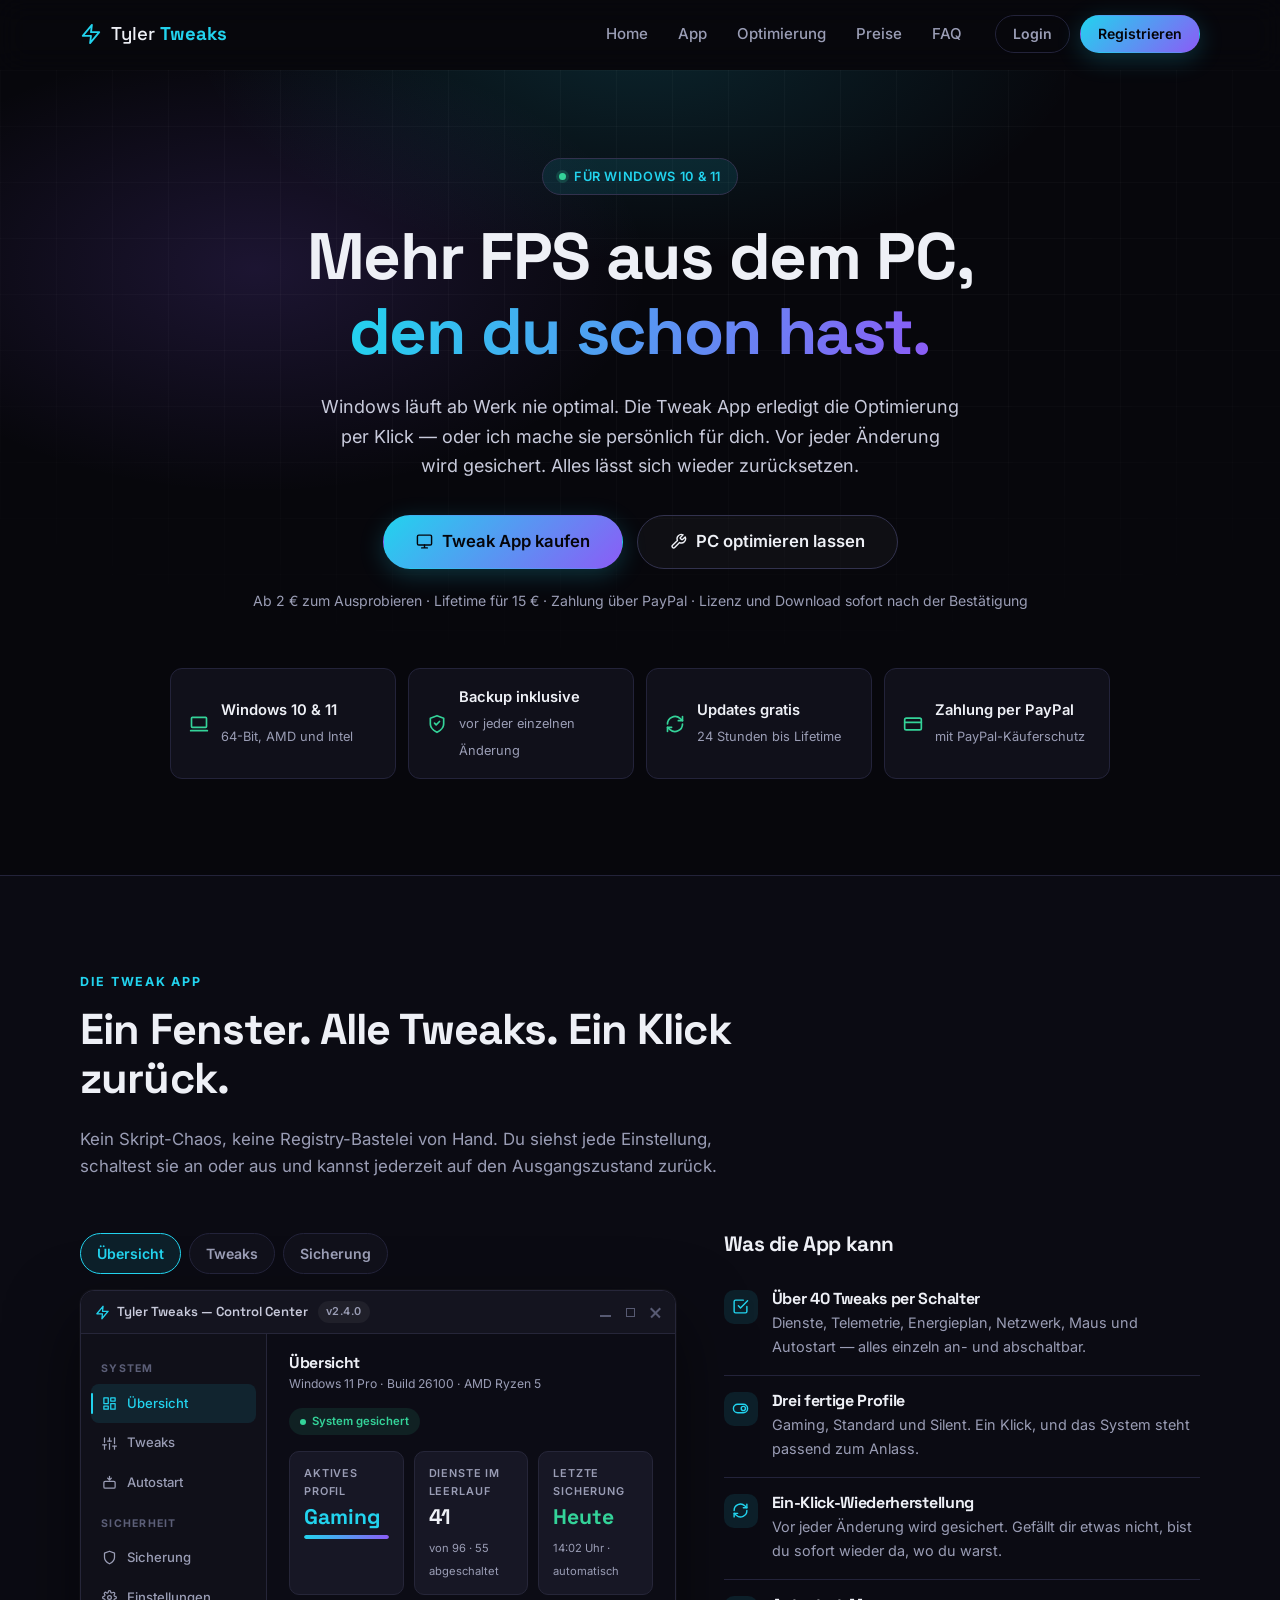
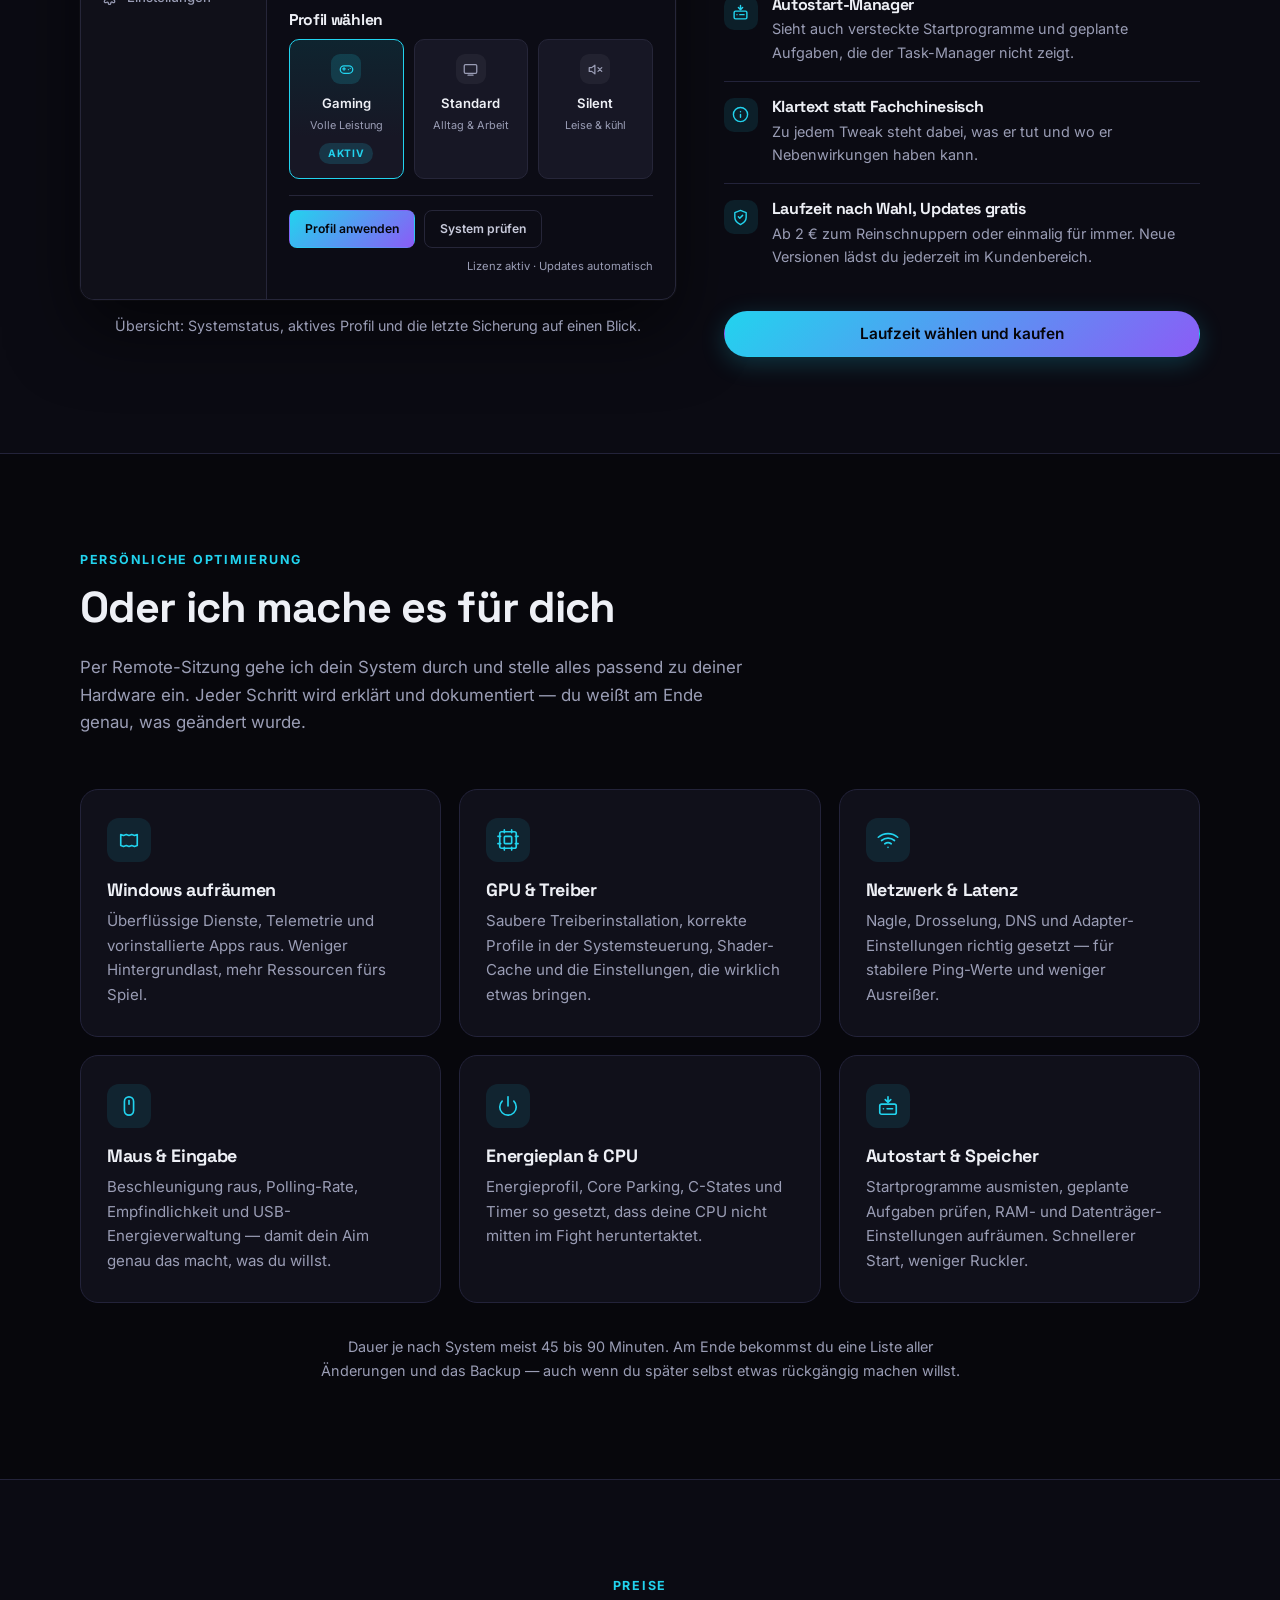
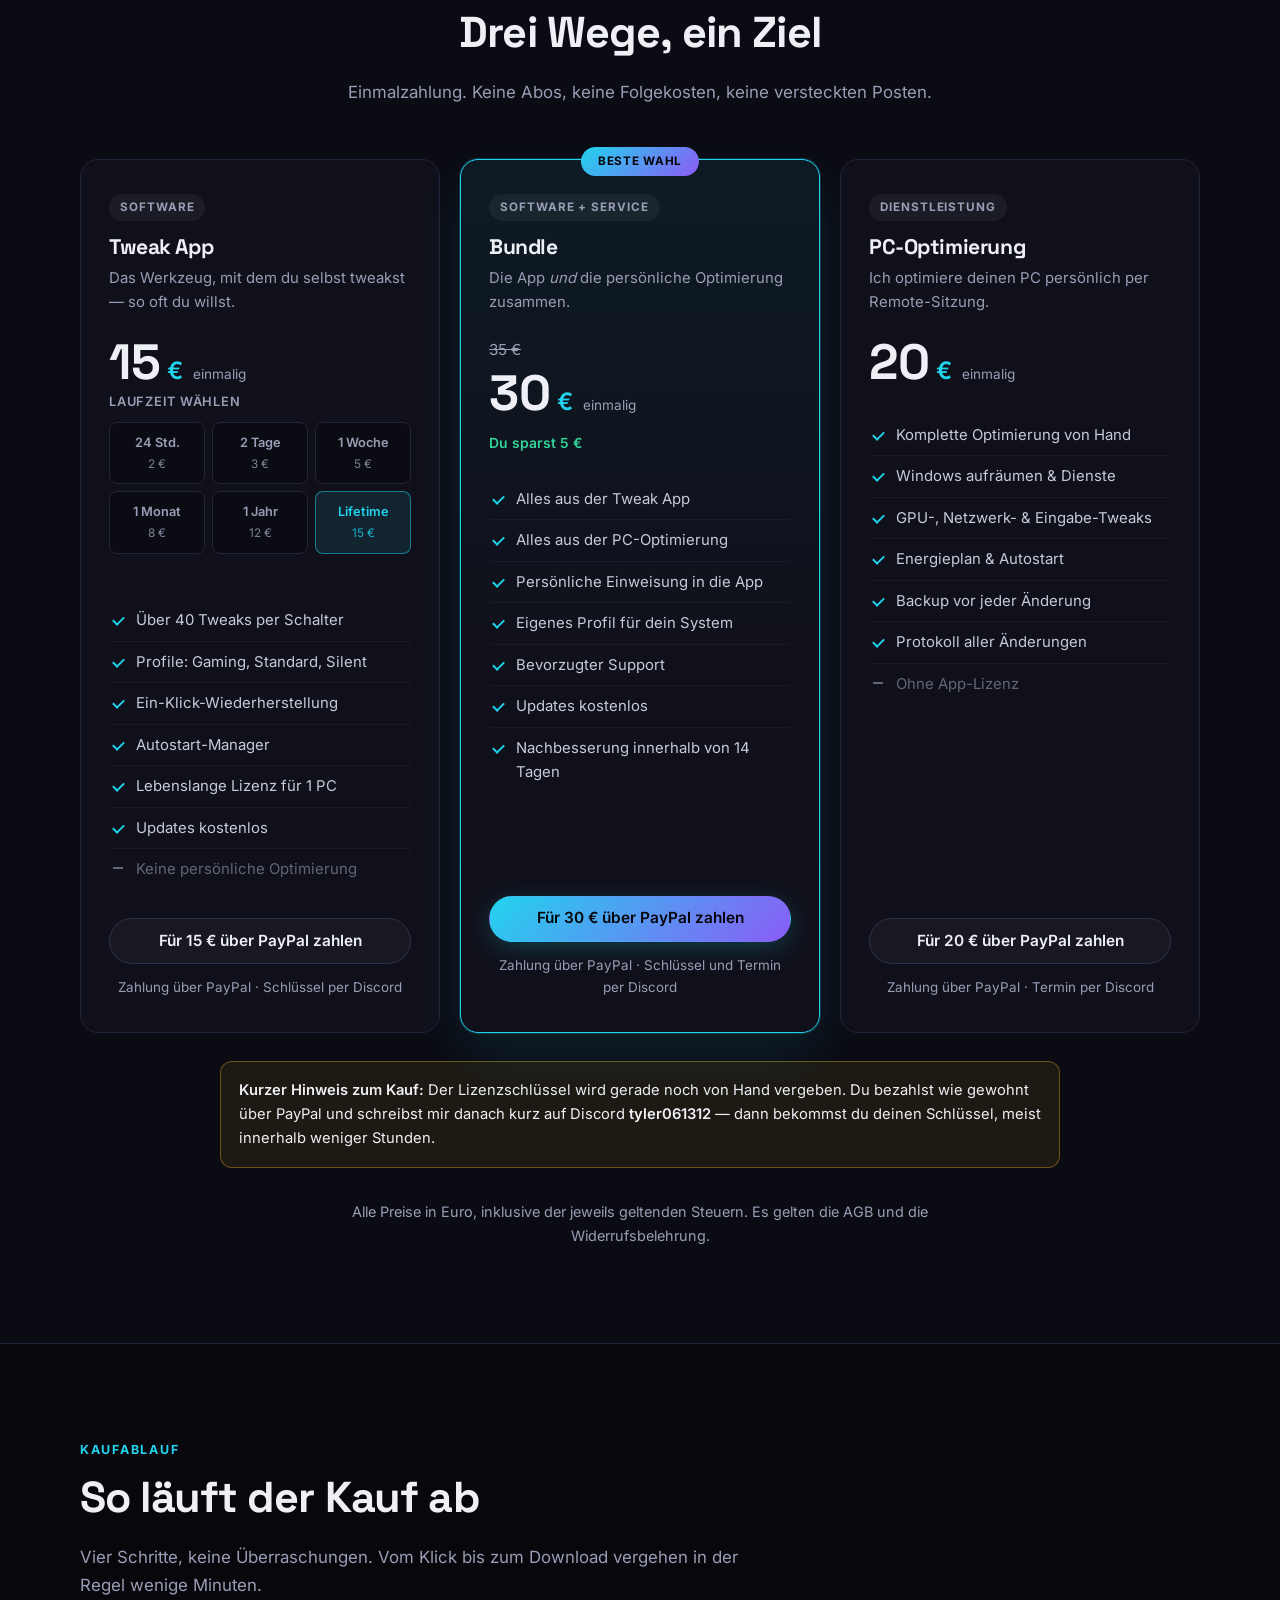
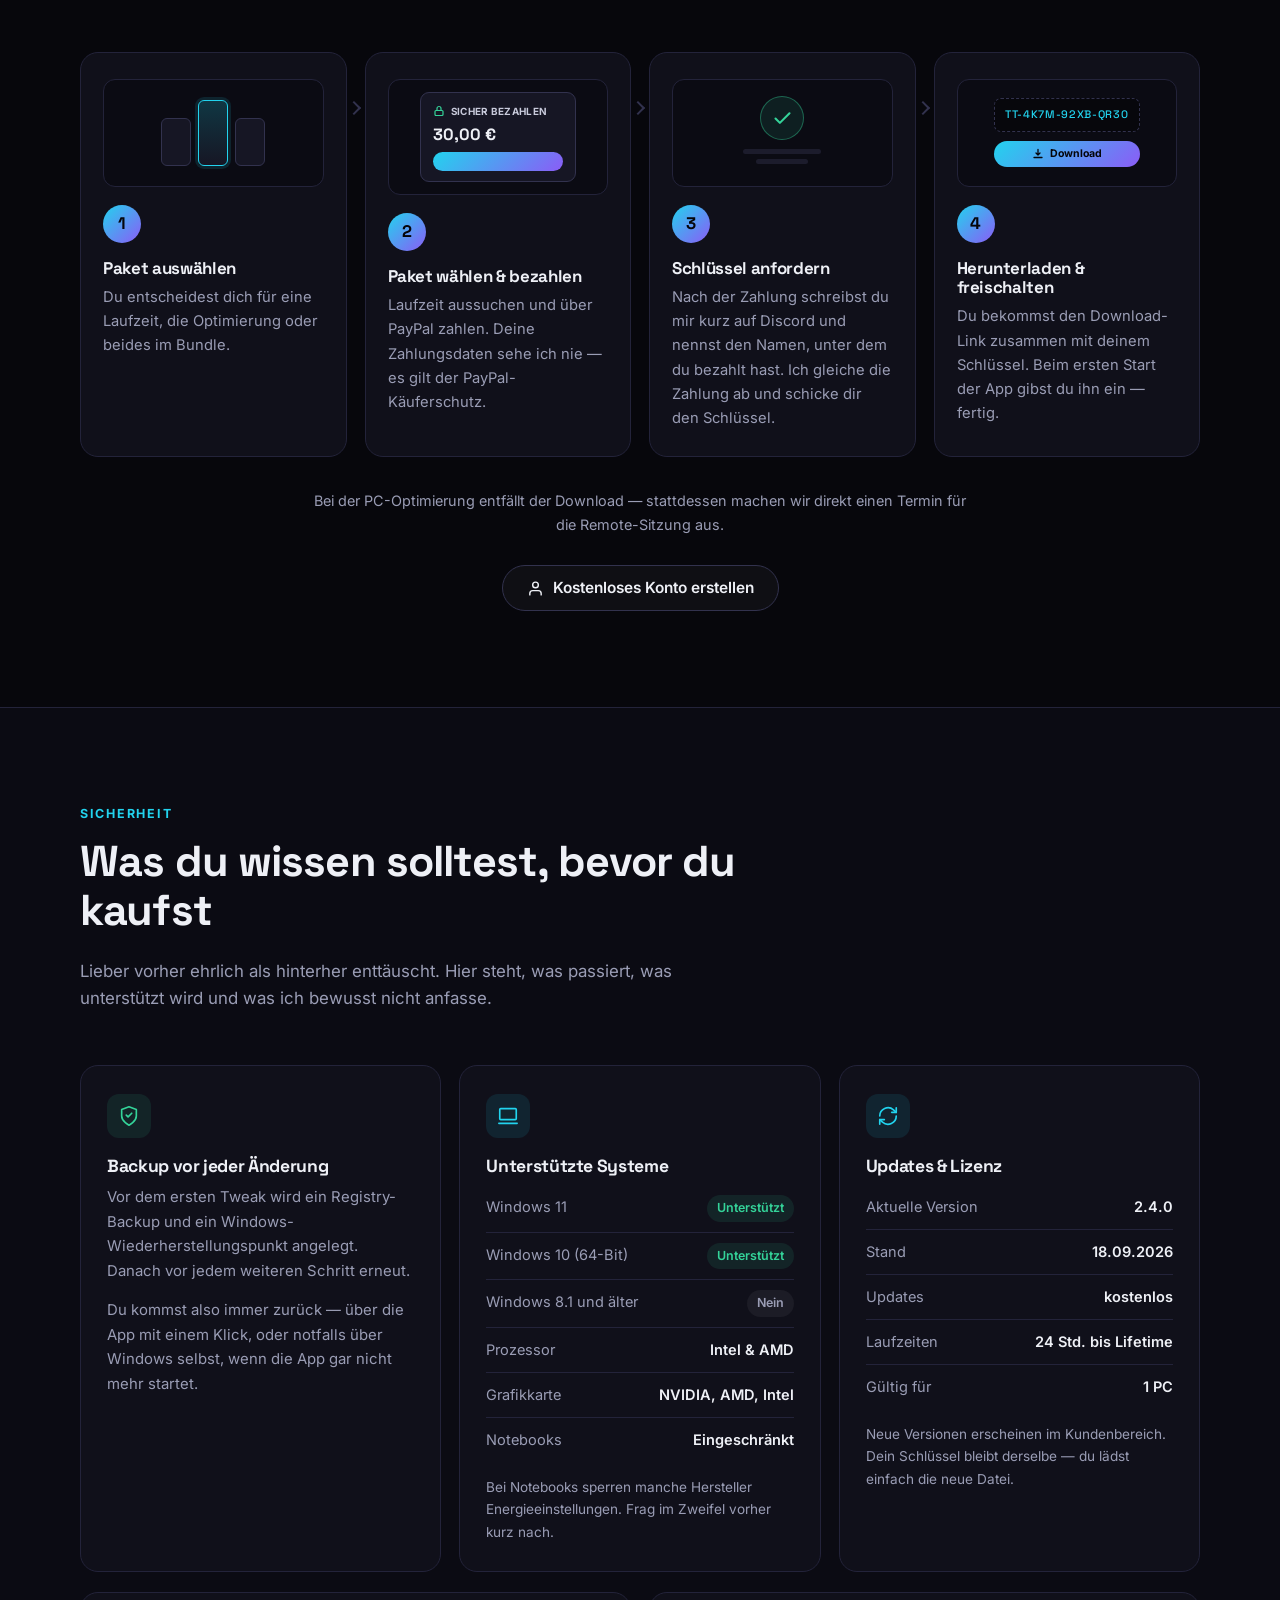
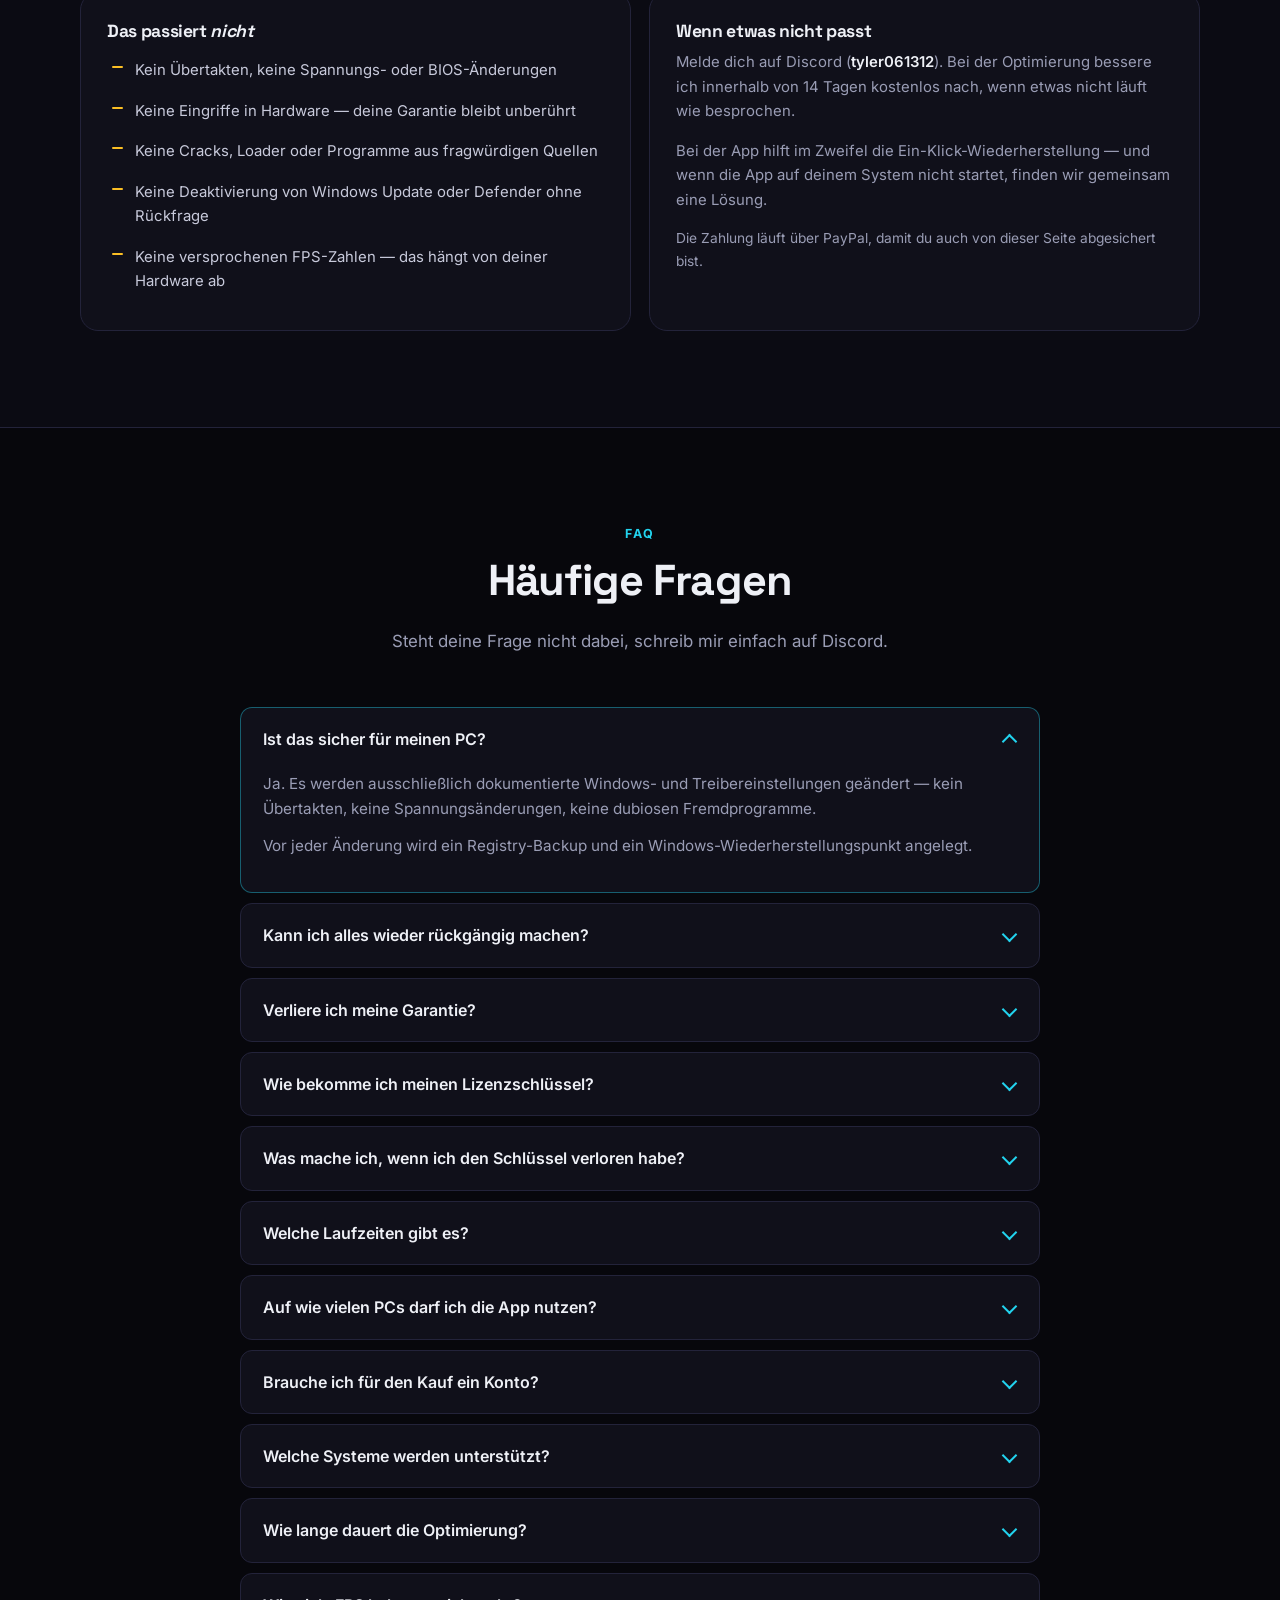
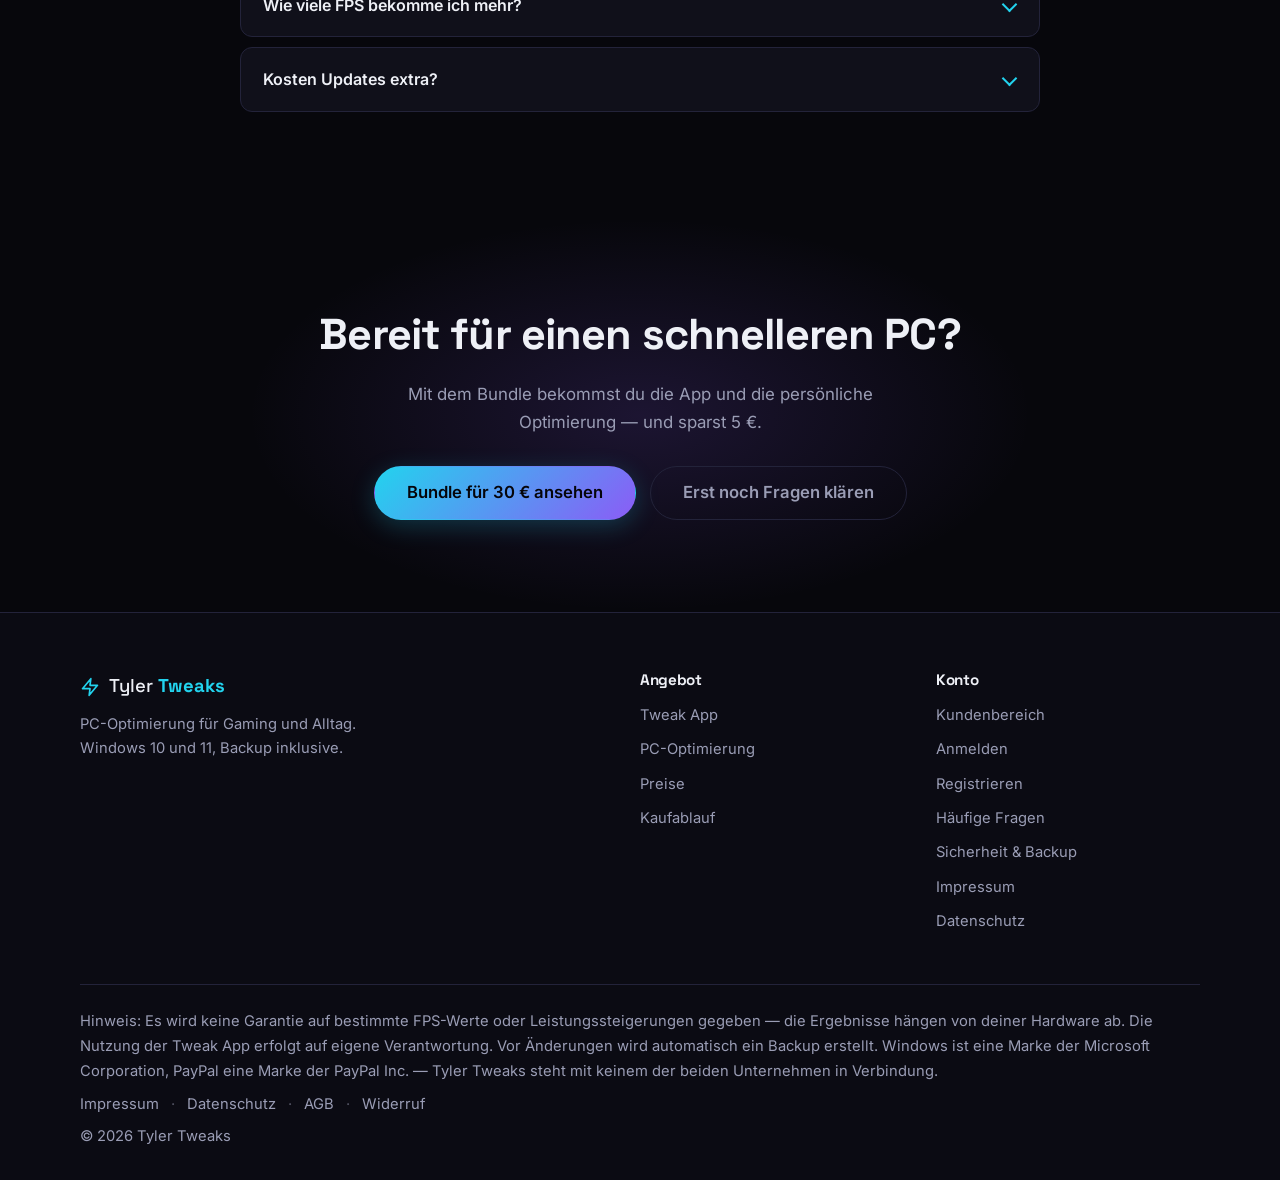
<file: index.html>
<!DOCTYPE html>
<html lang="de">
<head>
<meta charset="UTF-8">
<meta name="viewport" content="width=device-width, initial-scale=1">
<title>Tyler Tweaks — Tweak App &amp; PC-Optimierung für Gaming</title>
<meta name="description" content="Mehr FPS und weniger Input-Lag aus der Hardware, die du schon hast. Tweak App für 15 €, persönliche PC-Optimierung für 20 € oder beides im Bundle für 30 €. Backup inklusive, jederzeit rückgängig.">
<meta name="theme-color" content="#07070c">

<meta property="og:type" content="website">
<meta property="og:locale" content="de_DE">
<meta property="og:site_name" content="Tyler Tweaks">
<meta property="og:title" content="Tyler Tweaks — Tweak App &amp; PC-Optimierung">
<meta property="og:description" content="Windows sauber optimieren: per App selbst oder persönlich per Remote-Sitzung. Backup inklusive, alles rückgängig zu machen.">
<meta property="og:url" content="https://tylertweaks.github.io/">

<!--
  ====================================================================
  Kontakt: Discord tyler061312

  Kauf, Konto und Lizenzen laufen ueber Supabase (siehe EINRICHTUNG.md).
  Die Zahlung wird serverseitig geprueft, der Lizenzschluessel entsteht
  automatisch nach bestaetigter Zahlung.

  Einstellungen: konfig.js. Dort stehen nur oeffentlich unbedenkliche
  Werte. Geheimes (PayPal-Secret, service_role) gehoert ausschliesslich
  in die Supabase-Secrets.

  HINWEIS: Impressum und Datenschutzerklaerung fehlen weiterhin. Sobald
  das Angebot gewerblich laeuft, sind beide in DE/AT Pflicht.
  ====================================================================
-->

<!-- Schriften liegen im Projekt, nicht bei Google. Siehe fonts/LIESMICH.txt -->
<link rel="preload" href="fonts/inter-latin.woff2" as="font" type="font/woff2" crossorigin>
<link rel="preload" href="fonts/space-grotesk-latin.woff2" as="font" type="font/woff2" crossorigin>
<link rel="stylesheet" href="style.css">
<link rel="stylesheet" href="mockup.css">
</head>
<body>

<a href="#inhalt" class="skip-link">Zum Inhalt springen</a>

<!-- ============ NAVIGATION ============ -->
<header class="nav" id="nav">
  <div class="nav-inner">
    <a href="#top" class="logo">
      <svg viewBox="0 0 24 24" width="22" height="22" fill="none" stroke="currentColor" stroke-width="2" stroke-linecap="round" stroke-linejoin="round" aria-hidden="true">
        <polygon points="13 2 3 14 12 14 11 22 21 10 12 10 13 2"></polygon>
      </svg>
      <span>Tyler <strong>Tweaks</strong></span>
    </a>

    <nav class="nav-links" id="nav-links" aria-label="Hauptnavigation">
      <a href="#top">Home</a>
      <a href="#app">App</a>
      <a href="#leistungen">Optimierung</a>
      <a href="#preise">Preise</a>
      <a href="#faq">FAQ</a>
      <a href="admin.html" id="nav-admin" hidden>Admin</a>
      <span id="nav-auth-mobil"></span>
      <a href="#preise" class="nav-cta">Jetzt kaufen</a>
    </nav>

    <div class="nav-actions">
      <span id="nav-auth" class="nav-auth"></span>
      <button class="nav-toggle" id="nav-toggle" type="button"
              aria-expanded="false" aria-controls="nav-links" aria-label="Menü öffnen">
        <span></span>
      </button>
    </div>
  </div>
</header>

<main id="inhalt">
<span id="top"></span>

<!-- ============ HERO ============ -->
<section class="hero">
  <div class="hero-glow" aria-hidden="true"></div>
  <div class="wrap hero-inner">

    <span class="pill"><span class="dot" aria-hidden="true"></span> Für Windows 10 &amp; 11</span>

    <h1>Mehr FPS aus dem PC,<br><span class="grad">den du schon hast.</span></h1>

    <p class="lead">
      Windows läuft ab Werk nie optimal. Die Tweak App erledigt die Optimierung per Klick —
      oder ich mache sie persönlich für dich. Vor jeder Änderung wird gesichert.
      Alles lässt sich wieder zurücksetzen.
    </p>

    <div class="hero-cta">
      <a href="#preise" class="btn btn-primary btn-lg" data-scroll-to="tarif-app">
        <svg viewBox="0 0 24 24" fill="none" stroke="currentColor" stroke-width="2" stroke-linecap="round" stroke-linejoin="round" aria-hidden="true"><rect x="2" y="3" width="20" height="14" rx="2"/><path d="M8 21h8M12 17v4"/></svg>
        Tweak App kaufen
      </a>
      <a href="#preise" class="btn btn-outline btn-lg" data-scroll-to="tarif-opt">
        <svg viewBox="0 0 24 24" fill="none" stroke="currentColor" stroke-width="2" stroke-linecap="round" stroke-linejoin="round" aria-hidden="true"><path d="M14.7 6.3a1 1 0 0 0 0 1.4l1.6 1.6a1 1 0 0 0 1.4 0l3.77-3.77a6 6 0 0 1-7.94 7.94l-6.91 6.91a2.12 2.12 0 0 1-3-3l6.91-6.91a6 6 0 0 1 7.94-7.94l-3.76 3.76z"/></svg>
        PC optimieren lassen
      </a>
    </div>

    <p class="hero-meta">
      Ab 2 € zum Ausprobieren · Lifetime für 15 € · Zahlung über PayPal ·
      Lizenz und Download sofort nach der Bestätigung
    </p>

    <ul class="trustbar">
      <li>
        <svg viewBox="0 0 24 24" fill="none" stroke="currentColor" stroke-width="2" stroke-linecap="round" stroke-linejoin="round" aria-hidden="true"><rect x="3" y="4" width="18" height="12" rx="1"/><path d="M2 20h20"/></svg>
        <div><strong>Windows 10 &amp; 11</strong><span>64-Bit, AMD und Intel</span></div>
      </li>
      <li>
        <svg viewBox="0 0 24 24" fill="none" stroke="currentColor" stroke-width="2" stroke-linecap="round" stroke-linejoin="round" aria-hidden="true"><path d="M12 22s8-4 8-10V5l-8-3-8 3v7c0 6 8 10 8 10z"/><path d="m9 11 2 2 4-4"/></svg>
        <div><strong>Backup inklusive</strong><span>vor jeder einzelnen Änderung</span></div>
      </li>
      <li>
        <svg viewBox="0 0 24 24" fill="none" stroke="currentColor" stroke-width="2" stroke-linecap="round" stroke-linejoin="round" aria-hidden="true"><path d="M3 12a9 9 0 0 1 15-6.7L21 8"/><path d="M21 3v5h-5"/><path d="M21 12a9 9 0 0 1-15 6.7L3 16"/><path d="M3 21v-5h5"/></svg>
        <div><strong>Updates gratis</strong><span>24 Stunden bis Lifetime</span></div>
      </li>
      <li>
        <svg viewBox="0 0 24 24" fill="none" stroke="currentColor" stroke-width="2" stroke-linecap="round" stroke-linejoin="round" aria-hidden="true"><rect x="2" y="5" width="20" height="14" rx="2"/><path d="M2 10h20"/></svg>
        <div><strong>Zahlung per PayPal</strong><span>mit PayPal-Käuferschutz</span></div>
      </li>
    </ul>

  </div>
</section>

<!-- ============ TWEAK APP ============ -->
<section id="app" class="section section-alt reveal">
  <div class="wrap">

    <div class="section-head">
      <span class="eyebrow">Die Tweak App</span>
      <h2>Ein Fenster. Alle Tweaks. Ein Klick zurück.</h2>
      <p class="sub">
        Kein Skript-Chaos, keine Registry-Bastelei von Hand. Du siehst jede Einstellung,
        schaltest sie an oder aus und kannst jederzeit auf den Ausgangszustand zurück.
      </p>
    </div>

    <div class="app-layout">

      <!-- ===== Gezeichnete App-Oberfläche mit drei Ansichten ===== -->
      <div>
        <div class="shot-tabs" role="tablist" aria-label="Ansichten der Tweak App">
          <button class="shot-tab" role="tab" id="tab-uebersicht" aria-controls="panel-uebersicht" aria-selected="true" type="button">Übersicht</button>
          <button class="shot-tab" role="tab" id="tab-tweaks" aria-controls="panel-tweaks" aria-selected="false" tabindex="-1" type="button">Tweaks</button>
          <button class="shot-tab" role="tab" id="tab-sicherung" aria-controls="panel-sicherung" aria-selected="false" tabindex="-1" type="button">Sicherung</button>
        </div>

        <!-- ---- Ansicht 1: Übersicht ---- -->
        <div class="shot-panel" role="tabpanel" id="panel-uebersicht" aria-labelledby="tab-uebersicht" tabindex="0">
          <div class="win">
            <div class="win-bar">
              <span class="wm">
                <svg viewBox="0 0 24 24" fill="none" stroke="currentColor" stroke-width="2" stroke-linecap="round" stroke-linejoin="round" aria-hidden="true"><polygon points="13 2 3 14 12 14 11 22 21 10 12 10 13 2"></polygon></svg>
                Tyler Tweaks — Control Center
              </span>
              <span class="wv" data-app-version>v2.4.0</span>
              <span class="win-ctrls" aria-hidden="true"><i class="c-min"></i><i class="c-max"></i><i class="c-close"></i></span>
            </div>
            <div class="win-body">
              <nav class="win-side" aria-hidden="true">
                <div class="grp">System</div>
                <div class="it on">
                  <svg viewBox="0 0 24 24" fill="none" stroke="currentColor" stroke-width="2" stroke-linecap="round" stroke-linejoin="round"><rect x="3" y="3" width="7" height="9"/><rect x="14" y="3" width="7" height="5"/><rect x="14" y="12" width="7" height="9"/><rect x="3" y="16" width="7" height="5"/></svg>
                  <span>Übersicht</span>
                </div>
                <div class="it">
                  <svg viewBox="0 0 24 24" fill="none" stroke="currentColor" stroke-width="2" stroke-linecap="round" stroke-linejoin="round"><line x1="4" y1="21" x2="4" y2="14"/><line x1="4" y1="10" x2="4" y2="3"/><line x1="12" y1="21" x2="12" y2="12"/><line x1="12" y1="8" x2="12" y2="3"/><line x1="20" y1="21" x2="20" y2="16"/><line x1="20" y1="12" x2="20" y2="3"/><line x1="1" y1="14" x2="7" y2="14"/><line x1="9" y1="8" x2="15" y2="8"/><line x1="17" y1="16" x2="23" y2="16"/></svg>
                  <span>Tweaks</span>
                </div>
                <div class="it">
                  <svg viewBox="0 0 24 24" fill="none" stroke="currentColor" stroke-width="2" stroke-linecap="round" stroke-linejoin="round"><path d="M12 2v6m0 0 3-3m-3 3L9 5"/><rect x="3" y="10" width="18" height="11" rx="2"/></svg>
                  <span>Autostart</span>
                </div>
                <div class="grp">Sicherheit</div>
                <div class="it">
                  <svg viewBox="0 0 24 24" fill="none" stroke="currentColor" stroke-width="2" stroke-linecap="round" stroke-linejoin="round"><path d="M12 22s8-4 8-10V5l-8-3-8 3v7c0 6 8 10 8 10z"/></svg>
                  <span>Sicherung</span>
                </div>
                <div class="it">
                  <svg viewBox="0 0 24 24" fill="none" stroke="currentColor" stroke-width="2" stroke-linecap="round" stroke-linejoin="round"><circle cx="12" cy="12" r="3"/><path d="M19.4 15a1.65 1.65 0 0 0 .33 1.82l.06.06a2 2 0 1 1-2.83 2.83l-.06-.06a1.65 1.65 0 0 0-1.82-.33 1.65 1.65 0 0 0-1 1.51V21a2 2 0 1 1-4 0v-.09A1.65 1.65 0 0 0 9 19.4a1.65 1.65 0 0 0-1.82.33l-.06.06a2 2 0 1 1-2.83-2.83l.06-.06A1.65 1.65 0 0 0 4.6 15a1.65 1.65 0 0 0-1.51-1H3a2 2 0 1 1 0-4h.09A1.65 1.65 0 0 0 4.6 9a1.65 1.65 0 0 0-.33-1.82l-.06-.06a2 2 0 1 1 2.83-2.83l.06.06A1.65 1.65 0 0 0 9 4.6h.09A1.65 1.65 0 0 0 10 3.09V3a2 2 0 1 1 4 0v.09A1.65 1.65 0 0 0 15 4.6h.09a1.65 1.65 0 0 0 1.82-.33l.06-.06a2 2 0 1 1 2.83 2.83l-.06.06A1.65 1.65 0 0 0 19.4 9v.09a1.65 1.65 0 0 0 1.51 1H21a2 2 0 1 1 0 4h-.09a1.65 1.65 0 0 0-1.51 1z"/></svg>
                  <span>Einstellungen</span>
                </div>
              </nav>

              <div class="win-main">
                <div class="win-h">
                  <div>
                    <h4>Übersicht</h4>
                    <p>Windows 11 Pro · Build 26100 · AMD Ryzen 5</p>
                  </div>
                  <span class="win-state"><span class="d"></span> System gesichert</span>
                </div>

                <div class="win-tiles">
                  <div class="tile">
                    <span class="lbl">Aktives Profil</span>
                    <span class="val accent">Gaming</span>
                    <div class="meter"><i style="width:100%"></i></div>
                  </div>
                  <div class="tile">
                    <span class="lbl">Dienste im Leerlauf</span>
                    <span class="val">41</span>
                    <span class="sub2">von 96 · 55 abgeschaltet</span>
                  </div>
                  <div class="tile">
                    <span class="lbl">Letzte Sicherung</span>
                    <span class="val ok">Heute</span>
                    <span class="sub2">14:02 Uhr · automatisch</span>
                  </div>
                </div>

                <div class="win-h" style="margin-bottom:10px">
                  <div><h4>Profil wählen</h4></div>
                </div>

                <div class="profiles">
                  <div class="prof on">
                    <span class="pi"><svg viewBox="0 0 24 24" fill="none" stroke="currentColor" stroke-width="2" stroke-linecap="round" stroke-linejoin="round"><line x1="6" y1="11" x2="10" y2="11"/><line x1="8" y1="9" x2="8" y2="13"/><line x1="15" y1="12" x2="15.01" y2="12"/><line x1="18" y1="10" x2="18.01" y2="10"/><rect x="2" y="6" width="20" height="12" rx="6"/></svg></span>
                    <div>
                      <div class="pn">Gaming</div>
                      <div class="pd">Volle Leistung</div>
                    </div>
                    <span class="pcheck">Aktiv</span>
                  </div>
                  <div class="prof">
                    <span class="pi"><svg viewBox="0 0 24 24" fill="none" stroke="currentColor" stroke-width="2" stroke-linecap="round" stroke-linejoin="round"><rect x="2" y="4" width="20" height="14" rx="2"/><path d="M8 21h8"/></svg></span>
                    <div>
                      <div class="pn">Standard</div>
                      <div class="pd">Alltag &amp; Arbeit</div>
                    </div>
                  </div>
                  <div class="prof">
                    <span class="pi"><svg viewBox="0 0 24 24" fill="none" stroke="currentColor" stroke-width="2" stroke-linecap="round" stroke-linejoin="round"><path d="M11 5 6 9H2v6h4l5 4z"/><path d="M22 9l-6 6M16 9l6 6"/></svg></span>
                    <div>
                      <div class="pn">Silent</div>
                      <div class="pd">Leise &amp; kühl</div>
                    </div>
                  </div>
                </div>

                <div class="win-actions">
                  <span class="wbtn main">Profil anwenden</span>
                  <span class="wbtn">System prüfen</span>
                  <span class="spacer">Lizenz aktiv · Updates automatisch</span>
                </div>
              </div>
            </div>
          </div>
          <p class="shot-caption">Übersicht: Systemstatus, aktives Profil und die letzte Sicherung auf einen Blick.</p>
        </div>

        <!-- ---- Ansicht 2: Tweaks ---- -->
        <div class="shot-panel" role="tabpanel" id="panel-tweaks" aria-labelledby="tab-tweaks" tabindex="0" hidden>
          <div class="win">
            <div class="win-bar">
              <span class="wm">
                <svg viewBox="0 0 24 24" fill="none" stroke="currentColor" stroke-width="2" stroke-linecap="round" stroke-linejoin="round" aria-hidden="true"><polygon points="13 2 3 14 12 14 11 22 21 10 12 10 13 2"></polygon></svg>
                Tyler Tweaks — Control Center
              </span>
              <span class="wv" data-app-version>v2.4.0</span>
              <span class="win-ctrls" aria-hidden="true"><i class="c-min"></i><i class="c-max"></i><i class="c-close"></i></span>
            </div>
            <div class="win-body">
              <nav class="win-side" aria-hidden="true">
                <div class="grp">System</div>
                <div class="it">
                  <svg viewBox="0 0 24 24" fill="none" stroke="currentColor" stroke-width="2" stroke-linecap="round" stroke-linejoin="round"><rect x="3" y="3" width="7" height="9"/><rect x="14" y="3" width="7" height="5"/><rect x="14" y="12" width="7" height="9"/><rect x="3" y="16" width="7" height="5"/></svg>
                  <span>Übersicht</span>
                </div>
                <div class="it on">
                  <svg viewBox="0 0 24 24" fill="none" stroke="currentColor" stroke-width="2" stroke-linecap="round" stroke-linejoin="round"><line x1="4" y1="21" x2="4" y2="14"/><line x1="4" y1="10" x2="4" y2="3"/><line x1="12" y1="21" x2="12" y2="12"/><line x1="12" y1="8" x2="12" y2="3"/><line x1="20" y1="21" x2="20" y2="16"/><line x1="20" y1="12" x2="20" y2="3"/><line x1="1" y1="14" x2="7" y2="14"/><line x1="9" y1="8" x2="15" y2="8"/><line x1="17" y1="16" x2="23" y2="16"/></svg>
                  <span>Tweaks</span>
                </div>
                <div class="it">
                  <svg viewBox="0 0 24 24" fill="none" stroke="currentColor" stroke-width="2" stroke-linecap="round" stroke-linejoin="round"><path d="M12 2v6m0 0 3-3m-3 3L9 5"/><rect x="3" y="10" width="18" height="11" rx="2"/></svg>
                  <span>Autostart</span>
                </div>
                <div class="grp">Sicherheit</div>
                <div class="it">
                  <svg viewBox="0 0 24 24" fill="none" stroke="currentColor" stroke-width="2" stroke-linecap="round" stroke-linejoin="round"><path d="M12 22s8-4 8-10V5l-8-3-8 3v7c0 6 8 10 8 10z"/></svg>
                  <span>Sicherung</span>
                </div>
                <div class="it">
                  <svg viewBox="0 0 24 24" fill="none" stroke="currentColor" stroke-width="2" stroke-linecap="round" stroke-linejoin="round"><circle cx="12" cy="12" r="3"/><path d="M19.4 15a1.65 1.65 0 0 0 .33 1.82l.06.06a2 2 0 1 1-2.83 2.83l-.06-.06a1.65 1.65 0 0 0-1.82-.33 1.65 1.65 0 0 0-1 1.51V21a2 2 0 1 1-4 0v-.09A1.65 1.65 0 0 0 9 19.4a1.65 1.65 0 0 0-1.82.33l-.06.06a2 2 0 1 1-2.83-2.83l.06-.06A1.65 1.65 0 0 0 4.6 15a1.65 1.65 0 0 0-1.51-1H3a2 2 0 1 1 0-4h.09A1.65 1.65 0 0 0 4.6 9a1.65 1.65 0 0 0-.33-1.82l-.06-.06a2 2 0 1 1 2.83-2.83l.06.06A1.65 1.65 0 0 0 9 4.6h.09A1.65 1.65 0 0 0 10 3.09V3a2 2 0 1 1 4 0v.09A1.65 1.65 0 0 0 15 4.6h.09a1.65 1.65 0 0 0 1.82-.33l.06-.06a2 2 0 1 1 2.83 2.83l-.06.06A1.65 1.65 0 0 0 19.4 9v.09a1.65 1.65 0 0 0 1.51 1H21a2 2 0 1 1 0 4h-.09a1.65 1.65 0 0 0-1.51 1z"/></svg>
                  <span>Einstellungen</span>
                </div>
              </nav>

              <div class="win-main">
                <div class="win-h">
                  <div>
                    <h4>Tweaks</h4>
                    <p>Jede Einstellung einzeln schaltbar — mit Erklärung</p>
                  </div>
                  <span class="win-state"><span class="d"></span> 18 aktiv</span>
                </div>

                <div class="sw-group">
                  <div class="gt">System &amp; Datenschutz</div>
                  <div class="sw-list">
                    <div class="sw">
                      <div class="st">
                        <div class="sn">Telemetrie &amp; Diagnosedaten</div>
                        <div class="sd">Schaltet die Übermittlung von Nutzungsdaten ab.</div>
                      </div>
                      <span class="toggle on" aria-hidden="true"></span>
                    </div>
                    <div class="sw">
                      <div class="st">
                        <div class="sn">Xbox Game Bar &amp; Aufnahme</div>
                        <div class="sd">Entfernt das Overlay, das im Hintergrund mitläuft.</div>
                      </div>
                      <span class="toggle on" aria-hidden="true"></span>
                    </div>
                    <div class="sw">
                      <div class="st">
                        <div class="sn">Hintergrund-Apps</div>
                        <div class="sd">Store-Apps dürfen nicht mehr ungefragt laufen.</div>
                      </div>
                      <span class="toggle on" aria-hidden="true"></span>
                    </div>
                  </div>
                </div>

                <div class="sw-group">
                  <div class="gt">Leistung</div>
                  <div class="sw-list">
                    <div class="sw">
                      <div class="st">
                        <div class="sn">Höchstleistungs-Energieplan</div>
                        <div class="sd">Verhindert das Heruntertakten im Spiel.</div>
                      </div>
                      <span class="toggle on" aria-hidden="true"></span>
                    </div>
                    <div class="sw">
                      <div class="st">
                        <div class="sn">Core Parking aus<span class="risk">Laptop prüfen</span></div>
                        <div class="sd">Hält alle CPU-Kerne wach. Auf Notebooks mehr Verbrauch.</div>
                      </div>
                      <span class="toggle on" aria-hidden="true"></span>
                    </div>
                    <div class="sw">
                      <div class="st">
                        <div class="sn">GPU-Hardware-Scheduling</div>
                        <div class="sd">Wirkt nicht auf jeder Karte gleich — erst testen.</div>
                      </div>
                      <span class="toggle" aria-hidden="true"></span>
                    </div>
                  </div>
                </div>

                <div class="sw-group">
                  <div class="gt">Netzwerk</div>
                  <div class="sw-list">
                    <div class="sw">
                      <div class="st">
                        <div class="sn">Nagle-Algorithmus aus</div>
                        <div class="sd">Kleine Pakete gehen sofort raus statt gebündelt.</div>
                      </div>
                      <span class="toggle on" aria-hidden="true"></span>
                    </div>
                    <div class="sw">
                      <div class="st">
                        <div class="sn">Netzwerk-Drosselung aus</div>
                        <div class="sd">Hebt die Windows-Bremse für Spiele-Traffic auf.</div>
                      </div>
                      <span class="toggle on" aria-hidden="true"></span>
                    </div>
                  </div>
                </div>

                <div class="win-actions">
                  <span class="wbtn main">Änderungen anwenden</span>
                  <span class="wbtn">Alles zurücksetzen</span>
                  <span class="spacer">Sicherung wird vorher automatisch erstellt</span>
                </div>
              </div>
            </div>
          </div>
          <p class="shot-caption">Tweaks: jede Änderung einzeln, mit Klartext-Erklärung und Warnhinweis, wo es drauf ankommt.</p>
        </div>

        <!-- ---- Ansicht 3: Sicherung ---- -->
        <div class="shot-panel" role="tabpanel" id="panel-sicherung" aria-labelledby="tab-sicherung" tabindex="0" hidden>
          <div class="win">
            <div class="win-bar">
              <span class="wm">
                <svg viewBox="0 0 24 24" fill="none" stroke="currentColor" stroke-width="2" stroke-linecap="round" stroke-linejoin="round" aria-hidden="true"><polygon points="13 2 3 14 12 14 11 22 21 10 12 10 13 2"></polygon></svg>
                Tyler Tweaks — Control Center
              </span>
              <span class="wv" data-app-version>v2.4.0</span>
              <span class="win-ctrls" aria-hidden="true"><i class="c-min"></i><i class="c-max"></i><i class="c-close"></i></span>
            </div>
            <div class="win-body">
              <nav class="win-side" aria-hidden="true">
                <div class="grp">System</div>
                <div class="it">
                  <svg viewBox="0 0 24 24" fill="none" stroke="currentColor" stroke-width="2" stroke-linecap="round" stroke-linejoin="round"><rect x="3" y="3" width="7" height="9"/><rect x="14" y="3" width="7" height="5"/><rect x="14" y="12" width="7" height="9"/><rect x="3" y="16" width="7" height="5"/></svg>
                  <span>Übersicht</span>
                </div>
                <div class="it">
                  <svg viewBox="0 0 24 24" fill="none" stroke="currentColor" stroke-width="2" stroke-linecap="round" stroke-linejoin="round"><line x1="4" y1="21" x2="4" y2="14"/><line x1="4" y1="10" x2="4" y2="3"/><line x1="12" y1="21" x2="12" y2="12"/><line x1="12" y1="8" x2="12" y2="3"/><line x1="20" y1="21" x2="20" y2="16"/><line x1="20" y1="12" x2="20" y2="3"/><line x1="1" y1="14" x2="7" y2="14"/><line x1="9" y1="8" x2="15" y2="8"/><line x1="17" y1="16" x2="23" y2="16"/></svg>
                  <span>Tweaks</span>
                </div>
                <div class="it">
                  <svg viewBox="0 0 24 24" fill="none" stroke="currentColor" stroke-width="2" stroke-linecap="round" stroke-linejoin="round"><path d="M12 2v6m0 0 3-3m-3 3L9 5"/><rect x="3" y="10" width="18" height="11" rx="2"/></svg>
                  <span>Autostart</span>
                </div>
                <div class="grp">Sicherheit</div>
                <div class="it on">
                  <svg viewBox="0 0 24 24" fill="none" stroke="currentColor" stroke-width="2" stroke-linecap="round" stroke-linejoin="round"><path d="M12 22s8-4 8-10V5l-8-3-8 3v7c0 6 8 10 8 10z"/></svg>
                  <span>Sicherung</span>
                </div>
                <div class="it">
                  <svg viewBox="0 0 24 24" fill="none" stroke="currentColor" stroke-width="2" stroke-linecap="round" stroke-linejoin="round"><circle cx="12" cy="12" r="3"/><path d="M19.4 15a1.65 1.65 0 0 0 .33 1.82l.06.06a2 2 0 1 1-2.83 2.83l-.06-.06a1.65 1.65 0 0 0-1.82-.33 1.65 1.65 0 0 0-1 1.51V21a2 2 0 1 1-4 0v-.09A1.65 1.65 0 0 0 9 19.4a1.65 1.65 0 0 0-1.82.33l-.06.06a2 2 0 1 1-2.83-2.83l.06-.06A1.65 1.65 0 0 0 4.6 15a1.65 1.65 0 0 0-1.51-1H3a2 2 0 1 1 0-4h.09A1.65 1.65 0 0 0 4.6 9a1.65 1.65 0 0 0-.33-1.82l-.06-.06a2 2 0 1 1 2.83-2.83l.06.06A1.65 1.65 0 0 0 9 4.6h.09A1.65 1.65 0 0 0 10 3.09V3a2 2 0 1 1 4 0v.09A1.65 1.65 0 0 0 15 4.6h.09a1.65 1.65 0 0 0 1.82-.33l.06-.06a2 2 0 1 1 2.83 2.83l-.06.06A1.65 1.65 0 0 0 19.4 9v.09a1.65 1.65 0 0 0 1.51 1H21a2 2 0 1 1 0 4h-.09a1.65 1.65 0 0 0-1.51 1z"/></svg>
                  <span>Einstellungen</span>
                </div>
              </nav>

              <div class="win-main">
                <div class="win-h">
                  <div>
                    <h4>Sicherung &amp; Wiederherstellung</h4>
                    <p>Jeder Punkt setzt dein System exakt zurück</p>
                  </div>
                  <span class="win-state"><span class="d"></span> 3 Punkte vorhanden</span>
                </div>

                <div class="bk-list">
                  <div class="bk now">
                    <span class="bi"><svg viewBox="0 0 24 24" fill="none" stroke="currentColor" stroke-width="2" stroke-linecap="round" stroke-linejoin="round"><circle cx="12" cy="12" r="9"/><path d="M12 7v5l3 2"/></svg></span>
                    <div class="bt">
                      <div class="bn">Vor Profil „Gaming“</div>
                      <div class="bd">18.09.2026, 14:02 · Registry + Dienste + Energieplan</div>
                    </div>
                    <span class="ba">Wiederherstellen</span>
                  </div>
                  <div class="bk">
                    <span class="bi"><svg viewBox="0 0 24 24" fill="none" stroke="currentColor" stroke-width="2" stroke-linecap="round" stroke-linejoin="round"><circle cx="12" cy="12" r="9"/><path d="M12 7v5l3 2"/></svg></span>
                    <div class="bt">
                      <div class="bn">Vor Netzwerk-Tweaks</div>
                      <div class="bd">17.09.2026, 20:41 · Adapter + TCP-Einstellungen</div>
                    </div>
                    <span class="ba">Wiederherstellen</span>
                  </div>
                  <div class="bk">
                    <span class="bi"><svg viewBox="0 0 24 24" fill="none" stroke="currentColor" stroke-width="2" stroke-linecap="round" stroke-linejoin="round"><circle cx="12" cy="12" r="9"/><path d="M12 7v5l3 2"/></svg></span>
                    <div class="bt">
                      <div class="bn">Erstinstallation</div>
                      <div class="bd">12.09.2026, 09:15 · Auslieferungszustand</div>
                    </div>
                    <span class="ba">Wiederherstellen</span>
                  </div>
                </div>

                <div class="win-note">
                  <svg viewBox="0 0 24 24" fill="none" stroke="currentColor" stroke-width="2" stroke-linecap="round" stroke-linejoin="round" aria-hidden="true"><path d="M12 22s8-4 8-10V5l-8-3-8 3v7c0 6 8 10 8 10z"/><path d="m9 11 2 2 4-4"/></svg>
                  <span>Zusätzlich wird ein Windows-Wiederherstellungspunkt angelegt. Du kommst also auch dann zurück, wenn die App gar nicht mehr startet.</span>
                </div>

                <div class="win-actions">
                  <span class="wbtn main">Auf Ausgangszustand zurück</span>
                  <span class="wbtn">Neue Sicherung</span>
                  <span class="spacer">Automatisch vor jeder Änderung</span>
                </div>
              </div>
            </div>
          </div>
          <p class="shot-caption">Sicherung: Wiederherstellungspunkte mit Datum — zurück auf den Ausgangszustand dauert einen Klick.</p>
        </div>
      </div>

      <!-- ===== Feature-Liste ===== -->
      <div>
        <h3 style="font-size:1.3rem;margin-bottom:.8em">Was die App kann</h3>
        <ul class="feature-list">
          <li>
            <span class="fi"><svg viewBox="0 0 24 24" fill="none" stroke="currentColor" stroke-width="2" stroke-linecap="round" stroke-linejoin="round"><path d="M9 11l3 3L22 4"/><path d="M21 12v7a2 2 0 0 1-2 2H5a2 2 0 0 1-2-2V5a2 2 0 0 1 2-2h11"/></svg></span>
            <div>
              <h3>Über 40 Tweaks per Schalter</h3>
              <p>Dienste, Telemetrie, Energieplan, Netzwerk, Maus und Autostart — alles einzeln an- und abschaltbar.</p>
            </div>
          </li>
          <li>
            <span class="fi"><svg viewBox="0 0 24 24" fill="none" stroke="currentColor" stroke-width="2" stroke-linecap="round" stroke-linejoin="round"><rect x="2" y="6" width="20" height="12" rx="6"/><circle cx="16" cy="12" r="3"/></svg></span>
            <div>
              <h3>Drei fertige Profile</h3>
              <p>Gaming, Standard und Silent. Ein Klick, und das System steht passend zum Anlass.</p>
            </div>
          </li>
          <li>
            <span class="fi"><svg viewBox="0 0 24 24" fill="none" stroke="currentColor" stroke-width="2" stroke-linecap="round" stroke-linejoin="round"><path d="M3 12a9 9 0 0 1 15-6.7L21 8"/><path d="M21 3v5h-5"/><path d="M21 12a9 9 0 0 1-15 6.7L3 16"/><path d="M3 21v-5h5"/></svg></span>
            <div>
              <h3>Ein-Klick-Wiederherstellung</h3>
              <p>Vor jeder Änderung wird gesichert. Gefällt dir etwas nicht, bist du sofort wieder da, wo du warst.</p>
            </div>
          </li>
          <li>
            <span class="fi"><svg viewBox="0 0 24 24" fill="none" stroke="currentColor" stroke-width="2" stroke-linecap="round" stroke-linejoin="round"><path d="M12 2v6m0 0 3-3m-3 3L9 5"/><rect x="3" y="10" width="18" height="11" rx="2"/><line x1="7" y1="15" x2="7" y2="15.01"/><line x1="11" y1="15" x2="17" y2="15"/></svg></span>
            <div>
              <h3>Autostart-Manager</h3>
              <p>Sieht auch versteckte Startprogramme und geplante Aufgaben, die der Task-Manager nicht zeigt.</p>
            </div>
          </li>
          <li>
            <span class="fi"><svg viewBox="0 0 24 24" fill="none" stroke="currentColor" stroke-width="2" stroke-linecap="round" stroke-linejoin="round"><circle cx="12" cy="12" r="10"/><path d="M12 16v-4M12 8h.01"/></svg></span>
            <div>
              <h3>Klartext statt Fachchinesisch</h3>
              <p>Zu jedem Tweak steht dabei, was er tut und wo er Nebenwirkungen haben kann.</p>
            </div>
          </li>
          <li>
            <span class="fi"><svg viewBox="0 0 24 24" fill="none" stroke="currentColor" stroke-width="2" stroke-linecap="round" stroke-linejoin="round"><path d="M12 22s8-4 8-10V5l-8-3-8 3v7c0 6 8 10 8 10z"/><path d="m9 11 2 2 4-4"/></svg></span>
            <div>
              <h3>Laufzeit nach Wahl, Updates gratis</h3>
              <p>Ab 2 € zum Reinschnuppern oder einmalig für immer. Neue Versionen lädst du jederzeit im Kundenbereich.</p>
            </div>
          </li>
        </ul>

        <a href="#preise" class="btn btn-primary btn-block" style="margin-top:26px" data-scroll-to="tarif-app">Laufzeit wählen und kaufen</a>
      </div>

    </div>
  </div>
</section>

<!-- ============ PERSÖNLICHE OPTIMIERUNG ============ -->
<section id="leistungen" class="section reveal">
  <div class="wrap">

    <div class="section-head">
      <span class="eyebrow">Persönliche Optimierung</span>
      <h2>Oder ich mache es für dich</h2>
      <p class="sub">
        Per Remote-Sitzung gehe ich dein System durch und stelle alles passend zu deiner Hardware ein.
        Jeder Schritt wird erklärt und dokumentiert — du weißt am Ende genau, was geändert wurde.
      </p>
    </div>

    <div class="grid-3">
      <article class="card">
        <div class="icon">
          <svg viewBox="0 0 24 24" fill="none" stroke="currentColor" stroke-width="1.8" stroke-linecap="round" stroke-linejoin="round"><path d="M3 6l3 1 3-1 3 1 3-1 3 1 3-1v12l-3 1-3-1-3 1-3-1-3 1-3-1z"/></svg>
        </div>
        <h3>Windows aufräumen</h3>
        <p>Überflüssige Dienste, Telemetrie und vorinstallierte Apps raus. Weniger Hintergrundlast, mehr Ressourcen fürs Spiel.</p>
      </article>

      <article class="card">
        <div class="icon">
          <svg viewBox="0 0 24 24" fill="none" stroke="currentColor" stroke-width="1.8" stroke-linecap="round" stroke-linejoin="round"><rect x="3" y="3" width="18" height="18" rx="2"/><rect x="8" y="8" width="8" height="8" rx="1"/><path d="M8 1v3M16 1v3M8 20v3M16 20v3M1 8h3M1 16h3M20 8h3M20 16h3"/></svg>
        </div>
        <h3>GPU &amp; Treiber</h3>
        <p>Saubere Treiberinstallation, korrekte Profile in der Systemsteuerung, Shader-Cache und die Einstellungen, die wirklich etwas bringen.</p>
      </article>

      <article class="card">
        <div class="icon">
          <svg viewBox="0 0 24 24" fill="none" stroke="currentColor" stroke-width="1.8" stroke-linecap="round" stroke-linejoin="round"><path d="M5 12.55a11 11 0 0 1 14.08 0"/><path d="M1.42 9a16 16 0 0 1 21.16 0"/><path d="M8.53 16.11a6 6 0 0 1 6.95 0"/><line x1="12" y1="20" x2="12.01" y2="20"/></svg>
        </div>
        <h3>Netzwerk &amp; Latenz</h3>
        <p>Nagle, Drosselung, DNS und Adapter-Einstellungen richtig gesetzt — für stabilere Ping-Werte und weniger Ausreißer.</p>
      </article>

      <article class="card">
        <div class="icon">
          <svg viewBox="0 0 24 24" fill="none" stroke="currentColor" stroke-width="1.8" stroke-linecap="round" stroke-linejoin="round"><rect x="7" y="2" width="10" height="20" rx="5"/><line x1="12" y1="6" x2="12" y2="10"/></svg>
        </div>
        <h3>Maus &amp; Eingabe</h3>
        <p>Beschleunigung raus, Polling-Rate, Empfindlichkeit und USB-Energieverwaltung — damit dein Aim genau das macht, was du willst.</p>
      </article>

      <article class="card">
        <div class="icon">
          <svg viewBox="0 0 24 24" fill="none" stroke="currentColor" stroke-width="1.8" stroke-linecap="round" stroke-linejoin="round"><path d="M18.36 6.64a9 9 0 1 1-12.73 0"/><line x1="12" y1="2" x2="12" y2="12"/></svg>
        </div>
        <h3>Energieplan &amp; CPU</h3>
        <p>Energieprofil, Core Parking, C-States und Timer so gesetzt, dass deine CPU nicht mitten im Fight heruntertaktet.</p>
      </article>

      <article class="card">
        <div class="icon">
          <svg viewBox="0 0 24 24" fill="none" stroke="currentColor" stroke-width="1.8" stroke-linecap="round" stroke-linejoin="round"><path d="M12 2v6m0 0 3-3m-3 3L9 5"/><rect x="3" y="10" width="18" height="11" rx="2"/><line x1="7" y1="15" x2="7" y2="15.01"/><line x1="11" y1="15" x2="17" y2="15"/></svg>
        </div>
        <h3>Autostart &amp; Speicher</h3>
        <p>Startprogramme ausmisten, geplante Aufgaben prüfen, RAM- und Datenträger-Einstellungen aufräumen. Schnellerer Start, weniger Ruckler.</p>
      </article>
    </div>

    <p class="note">
      Dauer je nach System meist 45 bis 90 Minuten. Am Ende bekommst du eine Liste aller Änderungen
      und das Backup — auch wenn du später selbst etwas rückgängig machen willst.
    </p>
  </div>
</section>

<!-- ============ PREISE ============ -->
<section id="preise" class="section section-alt reveal">
  <div class="wrap">

    <div class="section-head center">
      <span class="eyebrow">Preise</span>
      <h2>Drei Wege, ein Ziel</h2>
      <p class="sub">Einmalzahlung. Keine Abos, keine Folgekosten, keine versteckten Posten.</p>
    </div>

    <div class="pricing">

      <!-- Tweak App -->
      <article class="plan" id="tarif-app">
        <span class="plan-kind">Software</span>
        <h3>Tweak App</h3>
        <p class="plan-desc">Das Werkzeug, mit dem du selbst tweakst — so oft du willst.</p>

        <div class="price">
          <span class="amount" id="app-preis">15</span><span class="cur">€</span><span class="once">einmalig</span>
        </div>

        <fieldset class="laufzeit-wahl" id="laufzeit-wahl">
          <legend>Laufzeit wählen</legend>
          <div class="laufzeit-knoepfe" id="laufzeit-knoepfe">
            <!-- wird aus konfig.js aufgebaut und aus der Datenbank bestätigt -->
          </div>
        </fieldset>

        <ul class="features">
          <li>Über 40 Tweaks per Schalter</li>
          <li>Profile: Gaming, Standard, Silent</li>
          <li>Ein-Klick-Wiederherstellung</li>
          <li>Autostart-Manager</li>
          <li id="app-lizenz-zeile">Lebenslange Lizenz für 1 PC</li>
          <li>Updates kostenlos</li>
          <li class="off">Keine persönliche Optimierung</li>
        </ul>

        <div class="plan-buy">
          <a class="btn btn-outline btn-block" id="app-kaufen" href="kaufen.html?produkt=app-lifetime">
            Für 15 € kaufen
          </a>
          <p class="plan-alt">Zahlung über PayPal · Lizenz sofort im Kundenbereich</p>
        </div>
      </article>

      <!-- Bundle (hervorgehoben, Mitte) -->
      <article class="plan plan-featured" id="tarif-bundle">
        <span class="badge">Beste Wahl</span>
        <span class="plan-kind">Software + Service</span>
        <h3>Bundle</h3>
        <p class="plan-desc">Die App <em>und</em> die persönliche Optimierung zusammen.</p>

        <div class="price">
          <span class="old">35 €</span>
          <span class="amount">30</span><span class="cur">€</span><span class="once">einmalig</span>
        </div>
        <p class="save">Du sparst 5 €</p>

        <ul class="features">
          <li>Alles aus der Tweak App</li>
          <li>Alles aus der PC-Optimierung</li>
          <li>Persönliche Einweisung in die App</li>
          <li>Eigenes Profil für dein System</li>
          <li>Bevorzugter Support</li>
          <li>Updates kostenlos</li>
          <li>Nachbesserung innerhalb von 14 Tagen</li>
        </ul>

        <div class="plan-buy">
          <a class="btn btn-primary btn-block" href="kaufen.html?produkt=bundle" data-preis="bundle">
            Für 30 € kaufen
          </a>
          <p class="plan-alt">Zahlung über PayPal · Lizenz sofort, Termin direkt danach</p>
        </div>
      </article>

      <!-- PC-Optimierung -->
      <article class="plan" id="tarif-opt">
        <span class="plan-kind">Dienstleistung</span>
        <h3>PC-Optimierung</h3>
        <p class="plan-desc">Ich optimiere deinen PC persönlich per Remote-Sitzung.</p>

        <div class="price"><span class="amount">20</span><span class="cur">€</span><span class="once">einmalig</span></div>

        <ul class="features">
          <li>Komplette Optimierung von Hand</li>
          <li>Windows aufräumen &amp; Dienste</li>
          <li>GPU-, Netzwerk- &amp; Eingabe-Tweaks</li>
          <li>Energieplan &amp; Autostart</li>
          <li>Backup vor jeder Änderung</li>
          <li>Protokoll aller Änderungen</li>
          <li class="off">Ohne App-Lizenz</li>
        </ul>

        <div class="plan-buy">
          <a class="btn btn-outline btn-block" href="kaufen.html?produkt=optimierung" data-preis="optimierung">
            Für 20 € kaufen
          </a>
          <p class="plan-alt">Zahlung über PayPal · Termin nach Absprache</p>
        </div>
      </article>

    </div>

    <!-- Erscheint nur, solange der automatische Shop noch nicht läuft.
         Wird von script.js eingeblendet. -->
    <div class="hinweis-kasten warn wrap-narrow" id="uebergangs-hinweis" hidden
         style="margin:28px auto 0">
      <p><strong>Kurzer Hinweis zum Kauf:</strong> Der Lizenzschlüssel wird
         gerade noch von Hand vergeben. Du bezahlst wie gewohnt über PayPal und
         schreibst mir danach kurz auf Discord
         <strong class="discord-name">tyler061312</strong> — dann bekommst du
         deinen Schlüssel, meist innerhalb weniger Stunden.</p>
    </div>

    <p class="note" id="preise-note">
      Alle Preise in Euro, inklusive der jeweils geltenden Steuern.
      Für den Kauf brauchst du ein kostenloses Konto — dein Lizenzschlüssel wird nach
      der bestätigten Zahlung automatisch erzeugt und liegt sofort in deinem
      <a href="konto.html">Kundenbereich</a>. Du musst nichts anfordern.
    </p>
  </div>
</section>

<!-- ============ KAUFABLAUF ============ -->
<section id="ablauf" class="section reveal">
  <div class="wrap">

    <div class="section-head">
      <span class="eyebrow">Kaufablauf</span>
      <h2>So läuft der Kauf ab</h2>
      <p class="sub">Vier Schritte, keine Überraschungen. Vom Klick bis zum Download vergehen in der Regel wenige Minuten.</p>
    </div>

    <div class="flow">

      <div class="flow-step">
        <div class="flow-art" aria-hidden="true">
          <span class="art-pick"><i></i><i></i><i></i></span>
        </div>
        <span class="flow-num">1</span>
        <h3 data-schritt="1-titel">Konto erstellen</h3>
        <p data-schritt="1-text">Registrieren, E-Mail bestätigen, fertig. Dauert eine Minute und kostet nichts — dort landen später Lizenz und Download.</p>
      </div>

      <div class="flow-step">
        <div class="flow-art" aria-hidden="true">
          <span class="art-pay">
            <span class="row">
              <svg viewBox="0 0 24 24" fill="none" stroke="currentColor" stroke-width="2.4" stroke-linecap="round" stroke-linejoin="round"><rect x="4" y="11" width="16" height="10" rx="2"/><path d="M8 11V7a4 4 0 0 1 8 0v4"/></svg>
              <b>SICHER BEZAHLEN</b>
            </span>
            <span class="amt">30,00 €</span>
            <span class="go"></span>
          </span>
        </div>
        <span class="flow-num">2</span>
        <h3>Paket wählen &amp; bezahlen</h3>
        <p>Laufzeit aussuchen und über PayPal zahlen. Deine Zahlungsdaten sehe ich nie — es gilt der PayPal-Käuferschutz.</p>
      </div>

      <div class="flow-step">
        <div class="flow-art" aria-hidden="true">
          <span class="art-ok">
            <span class="ring"><svg viewBox="0 0 24 24" fill="none" stroke="currentColor" stroke-width="2.4" stroke-linecap="round" stroke-linejoin="round"><path d="M20 6 9 17l-5-5"/></svg></span>
            <span class="ln a"></span>
            <span class="ln b"></span>
          </span>
        </div>
        <span class="flow-num">3</span>
        <h3 data-schritt="3-titel">Schlüssel erscheint automatisch</h3>
        <p data-schritt="3-text">Sobald PayPal die Zahlung bestätigt, erzeugt das System deinen Lizenzschlüssel und legt ihn in dein Konto. Ohne Nachfragen, ohne Warten.</p>
      </div>

      <div class="flow-step">
        <div class="flow-art" aria-hidden="true">
          <span class="art-key">
            <span class="code">TT-4K7M-92XB-QR30</span>
            <span class="dl">
              <svg viewBox="0 0 24 24" fill="none" stroke="currentColor" stroke-width="2.6" stroke-linecap="round" stroke-linejoin="round"><path d="M12 3v11m0 0 4-4m-4 4-4-4"/><path d="M4 19h16"/></svg>
              Download
            </span>
          </span>
        </div>
        <span class="flow-num">4</span>
        <h3 data-schritt="4-titel">Herunterladen &amp; freischalten</h3>
        <p data-schritt="4-text">Im Kundenbereich lädst du die App herunter, kopierst deinen Schlüssel und gibst ihn beim ersten Start ein. Fertig.</p>
      </div>

    </div>

    <p class="note">
      Bei der PC-Optimierung entfällt der Download — stattdessen machen wir direkt einen Termin
      für die Remote-Sitzung aus.
    </p>

    <div style="text-align:center;margin-top:28px">
      <a href="registrieren.html" class="btn btn-outline">
        <svg viewBox="0 0 24 24" fill="none" stroke="currentColor" stroke-width="2" stroke-linecap="round" stroke-linejoin="round" aria-hidden="true"><path d="M20 21v-2a4 4 0 0 0-4-4H8a4 4 0 0 0-4 4v2"/><circle cx="12" cy="7" r="4"/></svg>
        Kostenloses Konto erstellen
      </a>
    </div>
  </div>
</section>

<!-- ============ VERTRAUEN & SICHERHEIT ============ -->
<section id="vertrauen" class="section section-alt reveal">
  <div class="wrap">

    <div class="section-head">
      <span class="eyebrow">Sicherheit</span>
      <h2>Was du wissen solltest, bevor du kaufst</h2>
      <p class="sub">Lieber vorher ehrlich als hinterher enttäuscht. Hier steht, was passiert, was unterstützt wird und was ich bewusst nicht anfasse.</p>
    </div>

    <div class="trust-grid">

      <article class="trust-card">
        <div class="icon icon-ok">
          <svg viewBox="0 0 24 24" fill="none" stroke="currentColor" stroke-width="1.8" stroke-linecap="round" stroke-linejoin="round"><path d="M12 22s8-4 8-10V5l-8-3-8 3v7c0 6 8 10 8 10z"/><path d="m9 11 2 2 4-4"/></svg>
        </div>
        <h3>Backup vor jeder Änderung</h3>
        <p>
          Vor dem ersten Tweak wird ein Registry-Backup und ein Windows-Wiederherstellungspunkt angelegt.
          Danach vor jedem weiteren Schritt erneut.
        </p>
        <p>
          Du kommst also immer zurück — über die App mit einem Klick, oder notfalls über Windows
          selbst, wenn die App gar nicht mehr startet.
        </p>
      </article>

      <article class="trust-card">
        <div class="icon">
          <svg viewBox="0 0 24 24" fill="none" stroke="currentColor" stroke-width="1.8" stroke-linecap="round" stroke-linejoin="round"><rect x="3" y="4" width="18" height="12" rx="1"/><path d="M2 20h20"/></svg>
        </div>
        <h3>Unterstützte Systeme</h3>
        <ul class="speclist">
          <li><span class="k">Windows 11</span><span class="v"><span class="tag-ok">Unterstützt</span></span></li>
          <li><span class="k">Windows 10 (64-Bit)</span><span class="v"><span class="tag-ok">Unterstützt</span></span></li>
          <li><span class="k">Windows 8.1 und älter</span><span class="v"><span class="tag-no">Nein</span></span></li>
          <li><span class="k">Prozessor</span><span class="v">Intel &amp; AMD</span></li>
          <li><span class="k">Grafikkarte</span><span class="v">NVIDIA, AMD, Intel</span></li>
          <li><span class="k">Notebooks</span><span class="v">Eingeschränkt</span></li>
        </ul>
        <p class="muted" style="font-size:.85rem;margin-top:14px">
          Bei Notebooks sperren manche Hersteller Energieeinstellungen. Frag im Zweifel vorher kurz nach.
        </p>
      </article>

      <article class="trust-card">
        <div class="icon">
          <svg viewBox="0 0 24 24" fill="none" stroke="currentColor" stroke-width="1.8" stroke-linecap="round" stroke-linejoin="round"><path d="M3 12a9 9 0 0 1 15-6.7L21 8"/><path d="M21 3v5h-5"/><path d="M21 12a9 9 0 0 1-15 6.7L3 16"/><path d="M3 21v-5h5"/></svg>
        </div>
        <h3>Updates &amp; Lizenz</h3>
        <ul class="speclist">
          <li><span class="k">Aktuelle Version</span><span class="v" data-app-version>2.4.0</span></li>
          <li><span class="k">Stand</span><span class="v" data-app-date>18.09.2026</span></li>
          <li><span class="k">Updates</span><span class="v">kostenlos</span></li>
          <li><span class="k">Laufzeiten</span><span class="v">24 Std. bis Lifetime</span></li>
          <li><span class="k">Gültig für</span><span class="v">1 PC</span></li>
        </ul>
        <p class="muted" style="font-size:.85rem;margin-top:14px">
          Neue Versionen erscheinen im Kundenbereich. Dein Schlüssel bleibt derselbe — du lädst
          einfach die neue Datei.
        </p>
      </article>

    </div>

    <div class="grid-2" style="margin-top:20px">
      <article class="trust-card">
        <h3>Das passiert <em>nicht</em></h3>
        <ul class="nolist">
          <li>Kein Übertakten, keine Spannungs- oder BIOS-Änderungen</li>
          <li>Keine Eingriffe in Hardware — deine Garantie bleibt unberührt</li>
          <li>Keine Cracks, Loader oder Programme aus fragwürdigen Quellen</li>
          <li>Keine Deaktivierung von Windows Update oder Defender ohne Rückfrage</li>
          <li>Keine versprochenen FPS-Zahlen — das hängt von deiner Hardware ab</li>
        </ul>
      </article>

      <article class="trust-card">
        <h3>Wenn etwas nicht passt</h3>
        <p>
          Melde dich auf Discord (<strong>tyler061312</strong>). Bei der Optimierung bessere ich
          innerhalb von 14 Tagen kostenlos nach, wenn etwas nicht läuft wie besprochen.
        </p>
        <p>
          Bei der App hilft im Zweifel die Ein-Klick-Wiederherstellung — und wenn die App auf deinem
          System nicht startet, finden wir gemeinsam eine Lösung.
        </p>
        <p class="muted" style="font-size:.86rem">
          Die Zahlung läuft über PayPal, damit du auch von dieser Seite abgesichert bist.
        </p>
      </article>
    </div>

  </div>
</section>

<!-- ============ FAQ ============ -->
<section id="faq" class="section reveal">
  <div class="wrap wrap-narrow">

    <div class="section-head center">
      <span class="eyebrow">FAQ</span>
      <h2>Häufige Fragen</h2>
      <p class="sub" style="margin-inline:auto">Steht deine Frage nicht dabei, schreib mir einfach auf Discord.</p>
    </div>

    <div class="faq">
      <details open>
        <summary>Ist das sicher für meinen PC?</summary>
        <div class="faq-body">
          <p>Ja. Es werden ausschließlich dokumentierte Windows- und Treibereinstellungen geändert — kein Übertakten, keine Spannungsänderungen, keine dubiosen Fremdprogramme.</p>
          <p>Vor jeder Änderung wird ein Registry-Backup und ein Windows-Wiederherstellungspunkt angelegt.</p>
        </div>
      </details>

      <details>
        <summary>Kann ich alles wieder rückgängig machen?</summary>
        <div class="faq-body">
          <p>Ja, jede einzelne Änderung. Die App hat dafür eine Ein-Klick-Wiederherstellung mit Wiederherstellungspunkten nach Datum.</p>
          <p>Bei der persönlichen Optimierung bekommst du das Backup und ein Protokoll aller Änderungen.</p>
        </div>
      </details>

      <details>
        <summary>Verliere ich meine Garantie?</summary>
        <div class="faq-body">
          <p>Nein. Es wird nichts am Gerät geöffnet und keine Hardware-Einstellung manipuliert — es geht ausschließlich um Software-Konfiguration.</p>
        </div>
      </details>

      <details>
        <summary>Wie bekomme ich meinen Lizenzschlüssel?</summary>
        <div class="faq-body">
          <p>Automatisch. Sobald PayPal die Zahlung bestätigt hat, erzeugt das System einen Schlüssel und ordnet ihn deinem Konto zu. Du findest ihn sofort im <a href="konto.html">Kundenbereich</a> unter „Meine Lizenzen“ — mit einem Knopf zum Kopieren.</p>
          <p>Du musst niemanden anschreiben und auf nichts warten.</p>
        </div>
      </details>

      <details>
        <summary>Was mache ich, wenn ich den Schlüssel verloren habe?</summary>
        <div class="faq-body">
          <p>Nichts — er steht dauerhaft in deinem <a href="konto.html">Kundenbereich</a>. Melde dich einfach an.</p>
          <p>Passwort vergessen? Dann kannst du es dir über <a href="passwort-vergessen.html">„Passwort vergessen“</a> per E-Mail zurücksetzen.</p>
        </div>
      </details>

      <details>
        <summary>Welche Laufzeiten gibt es?</summary>
        <div class="faq-body">
          <p>Die Tweak App gibt es für 24 Stunden, 2 Tage, 1 Woche, 1 Monat, 1 Jahr — oder als Lifetime-Lizenz, die nie abläuft.</p>
          <p>Kurze Laufzeiten sind zum Ausprobieren gedacht. Nach Ablauf lässt sich die App nicht mehr starten; deine Windows-Einstellungen bleiben natürlich so, wie du sie gesetzt hast, und lassen sich jederzeit über Windows selbst zurücknehmen.</p>
        </div>
      </details>

      <details>
        <summary>Auf wie vielen PCs darf ich die App nutzen?</summary>
        <div class="faq-body">
          <p>Eine Lizenz gilt für einen PC. Beim ersten Start wird der Schlüssel an diesen Rechner gebunden.</p>
          <p>Wenn du das Gerät wechselst, schreib mir kurz auf Discord — ich löse die Bindung, der Umzug ist kostenlos.</p>
        </div>
      </details>

      <details>
        <summary>Brauche ich für den Kauf ein Konto?</summary>
        <div class="faq-body">
          <p>Ja, ein kostenloses Konto mit E-Mail-Adresse und Passwort. Dadurch liegen Bestellung, Lizenzschlüssel und Download dauerhaft an einer Stelle — und du kommst auch dann wieder heran, wenn du den Schlüssel verlierst oder den PC neu aufsetzt.</p>
        </div>
      </details>

      <details>
        <summary>Welche Systeme werden unterstützt?</summary>
        <div class="faq-body">
          <p>Windows 10 und Windows 11, jeweils 64-Bit. Egal ob AMD oder Intel, NVIDIA oder Radeon.</p>
          <p>Bei Notebooks gelten je nach Hersteller Einschränkungen, weil manche Energieeinstellungen gesperrt sind. Frag im Zweifel vorher nach.</p>
        </div>
      </details>

      <details>
        <summary>Wie lange dauert die Optimierung?</summary>
        <div class="faq-body">
          <p>Je nach System meist 45 bis 90 Minuten. Die Tweak App bekommst du dagegen direkt nach der Bestätigung.</p>
        </div>
      </details>

      <details>
        <summary>Wie viele FPS bekomme ich mehr?</summary>
        <div class="faq-body">
          <p>Das hängt komplett von deiner Hardware und deinem Ausgangszustand ab. Ein verwahrlostes System gewinnt deutlich, ein bereits sauberes weniger.</p>
          <p>Ich verspreche bewusst keine konkreten Zahlen — nur eine saubere, nachvollziehbare Optimierung.</p>
        </div>
      </details>

      <details>
        <summary>Kosten Updates extra?</summary>
        <div class="faq-body">
          <p>Nein. Deine Lizenz gilt unbegrenzt und alle Updates sind enthalten. Neue Versionen findest du im Kundenbereich.</p>
        </div>
      </details>
    </div>
  </div>
</section>

<!-- ============ ABSCHLUSS-CTA ============ -->
<section class="cta reveal">
  <div class="wrap">
    <h2>Bereit für einen schnelleren PC?</h2>
    <p class="sub">Mit dem Bundle bekommst du die App und die persönliche Optimierung — und sparst 5 €.</p>
    <div class="cta-row">
      <a class="btn btn-primary btn-lg" href="#preise" data-scroll-to="tarif-bundle">Bundle für 30 € ansehen</a>
      <a class="btn btn-ghost btn-lg" href="#faq">Erst noch Fragen klären</a>
    </div>
  </div>
</section>

</main>

<!-- ============ FOOTER ============ -->
<footer class="footer">
  <div class="wrap footer-inner">
    <div>
      <a href="#top" class="logo">
        <svg viewBox="0 0 24 24" width="20" height="20" fill="none" stroke="currentColor" stroke-width="2" stroke-linecap="round" stroke-linejoin="round" aria-hidden="true">
          <polygon points="13 2 3 14 12 14 11 22 21 10 12 10 13 2"></polygon>
        </svg>
        <span>Tyler <strong>Tweaks</strong></span>
      </a>
      <p class="muted">PC-Optimierung für Gaming und Alltag.<br>Windows 10 und 11, Backup inklusive.</p>
    </div>

    <div>
      <h4>Angebot</h4>
      <ul>
        <li><a href="#app">Tweak App</a></li>
        <li><a href="#leistungen">PC-Optimierung</a></li>
        <li><a href="#preise">Preise</a></li>
        <li><a href="#ablauf">Kaufablauf</a></li>
      </ul>
    </div>

    <div>
      <h4>Konto</h4>
      <ul>
        <li><a href="konto.html">Kundenbereich</a></li>
        <li><a href="anmelden.html">Anmelden</a></li>
        <li><a href="registrieren.html">Registrieren</a></li>
        <li><a href="#faq">Häufige Fragen</a></li>
        <li><a href="#vertrauen">Sicherheit &amp; Backup</a></li>
        <li><a href="impressum.html">Impressum</a></li>
        <li><a href="datenschutz.html">Datenschutz</a></li>
      </ul>
    </div>
  </div>

  <div class="wrap">
    <p class="disclaimer">
      Hinweis: Es wird keine Garantie auf bestimmte FPS-Werte oder Leistungssteigerungen gegeben —
      die Ergebnisse hängen von deiner Hardware ab. Die Nutzung der Tweak App erfolgt auf eigene
      Verantwortung. Vor Änderungen wird automatisch ein Backup erstellt.
      Windows ist eine Marke der Microsoft Corporation, PayPal eine Marke der PayPal Inc. —
      Tyler Tweaks steht mit keinem der beiden Unternehmen in Verbindung.
    </p>
    <p class="rechtslinks">
      <a href="impressum.html">Impressum</a>
      <span aria-hidden="true">&#183;</span>
      <a href="datenschutz.html">Datenschutz</a>
      <span aria-hidden="true">&#183;</span>
      <a href="agb.html">AGB</a>
      <span aria-hidden="true">&#183;</span>
      <a href="widerruf.html">Widerruf</a>
    </p>
    <p class="copy">© <span id="year">2026</span> Tyler Tweaks</p>
  </div>
</footer>

<script src="js/supabase-js-2.45.4.js"></script>
<script src="konfig.js"></script>
<script src="tt-backend.js"></script>
<script src="script.js"></script>
</body>
</html>
</file>
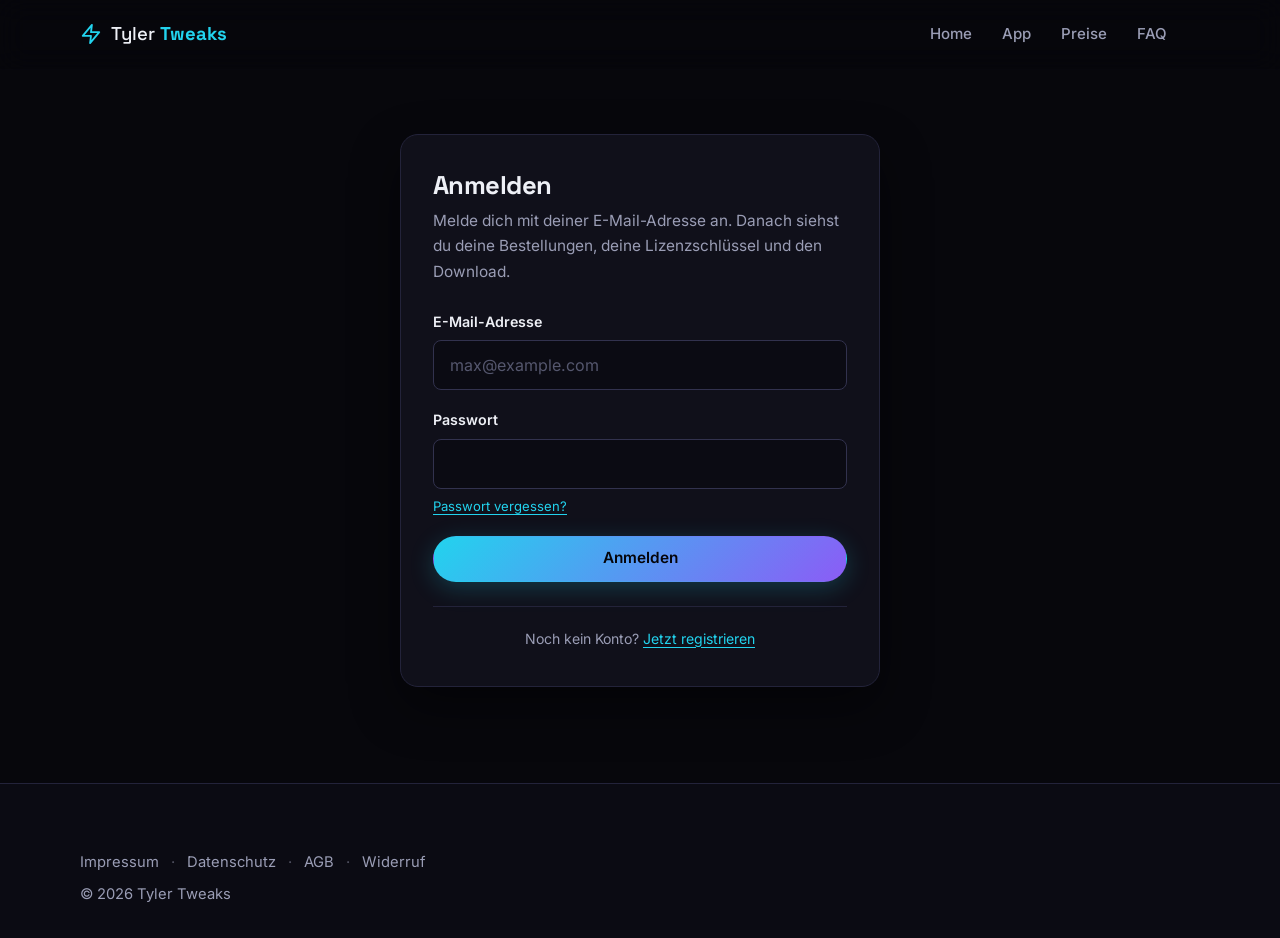
<file: admin.html>
<!DOCTYPE html>
<html lang="de">
<head>
<meta charset="UTF-8">
<meta name="viewport" content="width=device-width, initial-scale=1">
<title>Verwaltung — Tyler Tweaks</title>
<meta name="theme-color" content="#07070c">
<meta name="robots" content="noindex, nofollow">

<!-- Schriften liegen im Projekt, nicht bei Google. Siehe fonts/LIESMICH.txt -->
<link rel="preload" href="fonts/inter-latin.woff2" as="font" type="font/woff2" crossorigin>
<link rel="preload" href="fonts/space-grotesk-latin.woff2" as="font" type="font/woff2" crossorigin>
<link rel="stylesheet" href="style.css">
</head>
<body>

<a href="#inhalt" class="skip-link">Zum Inhalt springen</a>

<header class="nav" id="nav" data-immer="ja">
  <div class="nav-inner">
    <a href="index.html" class="logo">
      <svg viewBox="0 0 24 24" width="22" height="22" fill="none" stroke="currentColor" stroke-width="2" stroke-linecap="round" stroke-linejoin="round" aria-hidden="true">
        <polygon points="13 2 3 14 12 14 11 22 21 10 12 10 13 2"></polygon>
      </svg>
      <span>Tyler <strong>Tweaks</strong></span>
    </a>

    <nav class="nav-links" id="nav-links" aria-label="Hauptnavigation">
      <a href="index.html">Home</a>
      <a href="konto.html">Mein Konto</a>
      <a href="admin.html" class="is-active" aria-current="page">Admin</a>
      <span id="nav-auth-mobil"></span>
    </nav>

    <div class="nav-actions">
      <span id="nav-auth" class="nav-auth"></span>
      <button class="nav-toggle" id="nav-toggle" type="button"
              aria-expanded="false" aria-controls="nav-links" aria-label="Menü öffnen">
        <span></span>
      </button>
    </div>
  </div>
</header>

<main id="inhalt" class="account konto admin">
  <div class="wrap">

    <p class="lade-hinweis" id="laden">Verwaltung wird geladen …</p>

    <!-- ===== Kein Zugriff ===== -->
    <div id="kein-zugriff" hidden>
      <div class="login-card">
        <h1>Kein Zugriff</h1>
        <p class="sub">
          Dieser Bereich ist der Verwaltung vorbehalten. Mit deinem Konto ist er
          nicht freigeschaltet.
        </p>
        <a href="konto.html" class="btn btn-primary btn-block">Zu meinem Konto</a>
      </div>
    </div>

    <!-- ===== Verwaltung ===== -->
    <div id="admin" hidden>

      <div class="konto-kopf">
        <div>
          <h1>Verwaltung</h1>
          <p class="muted">Angemeldet als <span id="a-email">—</span></p>
        </div>
        <button type="button" class="btn btn-ghost btn-sm" id="neu-laden">Neu laden</button>
      </div>

      <div class="form-msg" id="meldung" role="alert"></div>

      <!-- Kennzahlen -->
      <div class="kennzahlen" id="kennzahlen"></div>

      <div class="konto-layout">
        <nav class="konto-nav" id="admin-nav" aria-label="Verwaltung">
          <button type="button" data-ziel="vergeben"><span>Lizenz vergeben</span></button>
          <button type="button" data-ziel="bestellungen" class="an"><span>Bestellungen</span></button>
          <button type="button" data-ziel="lizenzen"><span>Lizenzen</span></button>
          <button type="button" data-ziel="kunden"><span>Kunden</span></button>
          <button type="button" data-ziel="zahlungen"><span>Zahlungen</span></button>
          <button type="button" data-ziel="produkte"><span>Produkte</span></button>
        </nav>

        <div class="konto-inhalt">

          <!-- ============ LIZENZ VON HAND VERGEBEN ============ -->
          <section class="konto-bereich" id="abereich-vergeben" hidden>
            <h2 class="bereich-titel">Lizenz von Hand vergeben</h2>
            <p class="bereich-sub">
              Für Kunden, die außerhalb des automatischen Kaufs bezahlt haben —
              über paypal.me, per Überweisung oder als Kulanz. Der Schlüssel
              landet sofort im Konto des Kunden, mit Download.
            </p>

            <section class="panel">
              <div class="form-msg" id="vergeben-meldung" role="alert"></div>

              <div class="hinweis-kasten" id="vergeben-nicht-bereit" hidden>
                <p><strong>Noch nicht eingerichtet.</strong> Führ zuerst
                   <code>03-lizenz-von-hand.sql</code> im Supabase-SQL-Editor aus.</p>
              </div>

              <form id="form-vergeben" novalidate>
                <div class="field">
                  <label for="v-kunde">Kunde</label>
                  <select id="v-kunde" class="eingabe-text" required></select>
                  <p class="hint">
                    Es erscheinen nur Kunden, die sich auf der Website registriert
                    haben. Fehlt jemand, muss er erst ein Konto anlegen.
                  </p>
                </div>

                <div class="field">
                  <label for="v-produkt">Paket</label>
                  <select id="v-produkt" class="eingabe-text" required></select>
                </div>

                <div class="field">
                  <label for="v-betrag">Tatsächlich erhaltener Betrag</label>
                  <input type="number" id="v-betrag" class="eingabe-text"
                         step="0.01" min="0" placeholder="0.00">
                  <p class="hint">
                    Bestimmt, was als Umsatz gezählt wird.
                    <strong>Zum Testen oder Verschenken: 0 eintragen.</strong>
                    Leer lassen übernimmt den normalen Paketpreis.
                  </p>
                </div>

                <div class="field">
                  <label for="v-notiz">Notiz (freiwillig)</label>
                  <input type="text" id="v-notiz" class="eingabe-text"
                         placeholder="z. B. per paypal.me bezahlt, 19.09.">
                  <p class="hint">Nur für dich — der Kunde sieht sie nicht.</p>
                </div>

                <button type="submit" class="btn btn-primary">Lizenz erzeugen</button>
              </form>

              <!-- Ergebnis -->
              <div id="vergeben-fertig" hidden>
                <div class="hinweis-kasten ok" style="margin-top:20px">
                  <p><strong>Erledigt.</strong> Bestellung
                     <strong id="v-nummer">—</strong> angelegt. Der Kunde sieht
                     Schlüssel und Download ab sofort in seinem Konto.</p>
                </div>

                <div id="v-key-bereich" hidden>
                  <label class="lizenz-label">Lizenz-Key</label>
                  <div class="keyline">
                    <span class="key-text" id="v-key">—</span>
                    <button type="button" class="key-kopieren" id="v-kopieren">Key kopieren</button>
                  </div>
                </div>

                <button type="button" class="btn btn-ghost btn-sm" id="v-nochmal"
                        style="margin-top:16px">Weitere Lizenz vergeben</button>
              </div>
            </section>
          </section>

          <section class="konto-bereich an" id="abereich-bestellungen">
            <div class="bereich-kopf">
              <h2 class="bereich-titel">Bestellungen</h2>
              <input type="search" id="suche-bestellungen" class="eingabe-text suchfeld"
                     placeholder="Nach Name, E-Mail, Produkt, Nummer …">
            </div>
            <div class="tabelle-rahmen"><table class="admin-tabelle" id="t-bestellungen"></table></div>
          </section>

          <section class="konto-bereich" id="abereich-lizenzen" hidden>
            <div class="bereich-kopf">
              <h2 class="bereich-titel">Lizenzen</h2>
              <input type="search" id="suche-lizenzen" class="eingabe-text suchfeld"
                     placeholder="Nach Key, Kunde, Produkt …">
            </div>
            <div class="tabelle-rahmen"><table class="admin-tabelle" id="t-lizenzen"></table></div>
          </section>

          <section class="konto-bereich" id="abereich-kunden" hidden>
            <div class="bereich-kopf">
              <h2 class="bereich-titel">Kunden</h2>
              <input type="search" id="suche-kunden" class="eingabe-text suchfeld"
                     placeholder="Nach Name oder E-Mail …">
            </div>
            <div class="tabelle-rahmen"><table class="admin-tabelle" id="t-kunden"></table></div>
          </section>

          <section class="konto-bereich" id="abereich-zahlungen" hidden>
            <h2 class="bereich-titel">Zahlungen</h2>
            <p class="bereich-sub">
              Jede von PayPal bestätigte Meldung, die das System angenommen hat.
            </p>
            <div class="tabelle-rahmen"><table class="admin-tabelle" id="t-zahlungen"></table></div>
          </section>

          <section class="konto-bereich" id="abereich-produkte" hidden>
            <h2 class="bereich-titel">Produkte</h2>
            <p class="bereich-sub">
              Preise und Laufzeiten stehen in der Datenbank. Zum Ändern in Supabase
              unter <strong>Table Editor → products</strong> bearbeiten — die Website
              übernimmt es sofort.
            </p>
            <div class="tabelle-rahmen"><table class="admin-tabelle" id="t-produkte"></table></div>
          </section>

        </div>
      </div>
    </div>
  </div>
</main>

<footer class="footer">
  <div class="wrap">
    <p class="rechtslinks">
      <a href="impressum.html">Impressum</a>
      <span aria-hidden="true">&#183;</span>
      <a href="datenschutz.html">Datenschutz</a>
      <span aria-hidden="true">&#183;</span>
      <a href="agb.html">AGB</a>
      <span aria-hidden="true">&#183;</span>
      <a href="widerruf.html">Widerruf</a>
    </p>
    <p class="copy">© <span id="year">2026</span> Tyler Tweaks</p>
  </div>
</footer>

<script src="js/supabase-js-2.45.4.js"></script>
<script src="konfig.js"></script>
<script src="tt-backend.js"></script>
<script src="admin.js"></script>
</body>
</html>
</file>
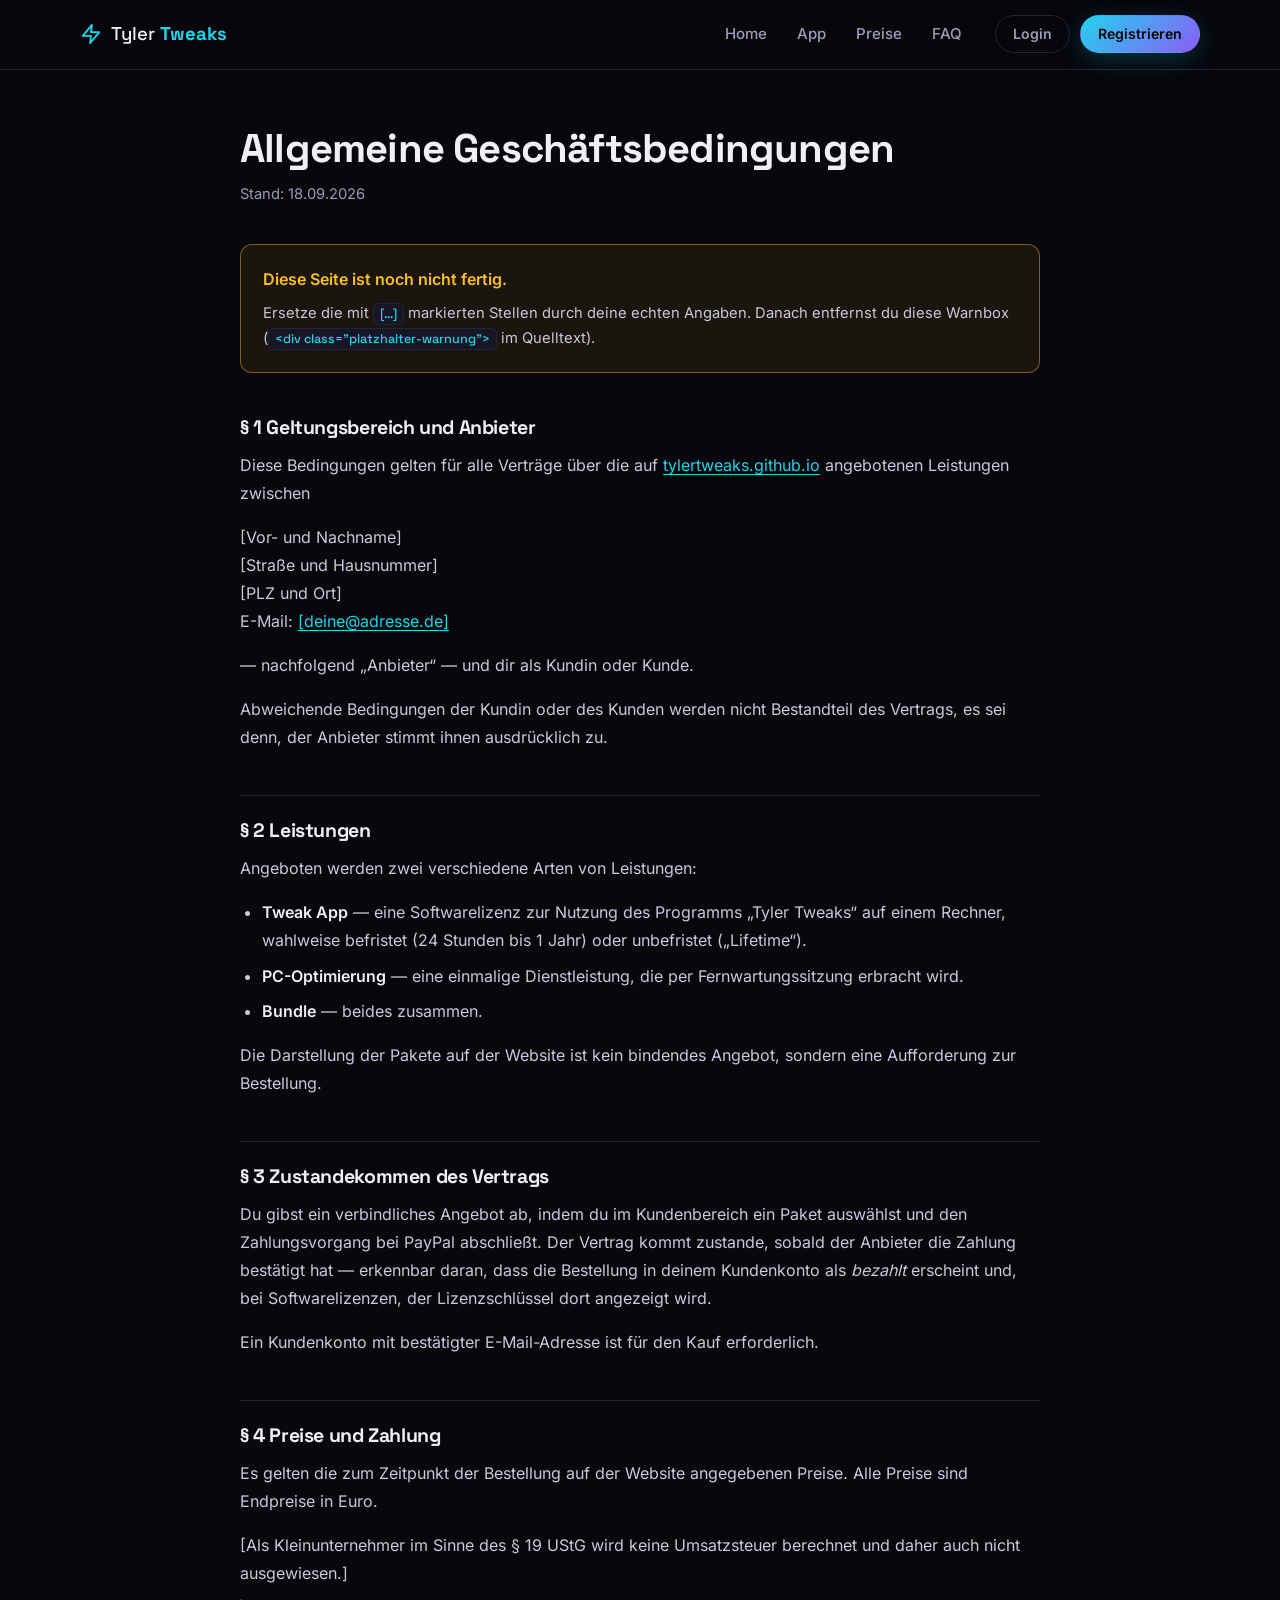
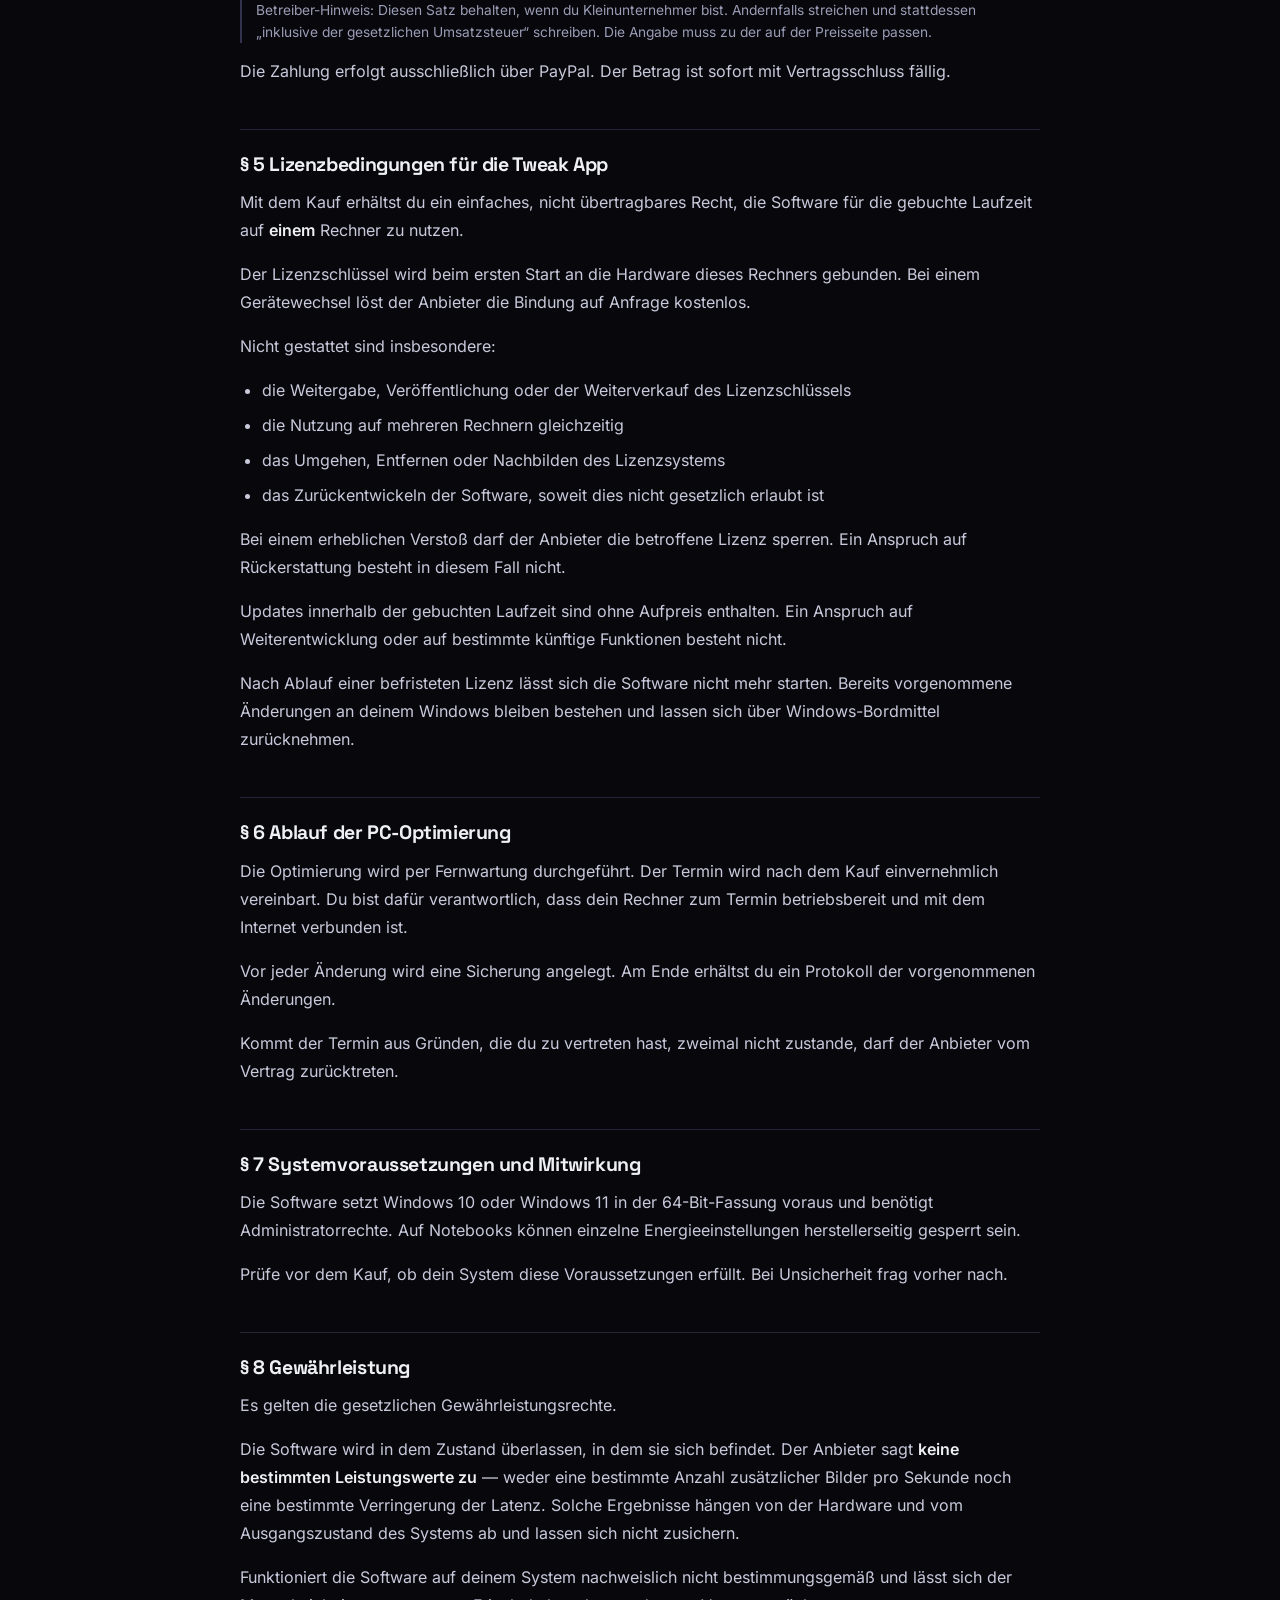
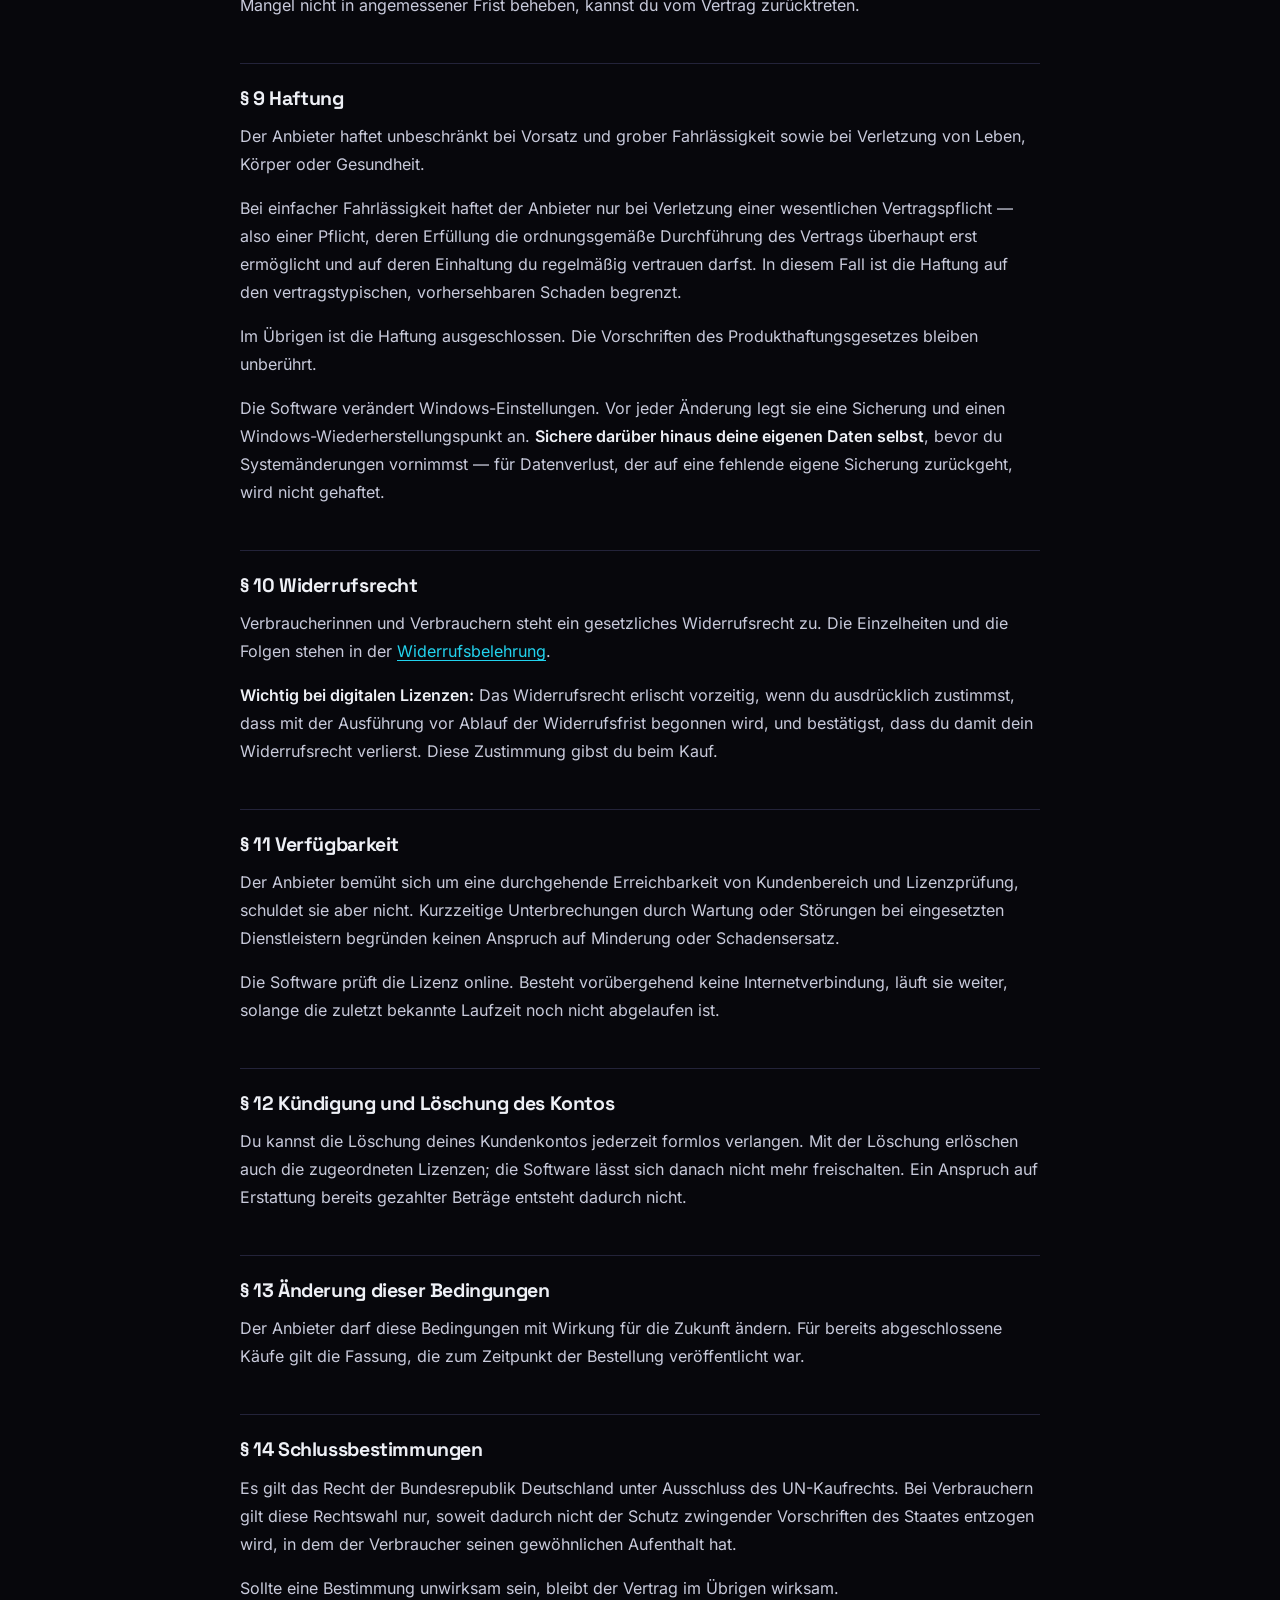
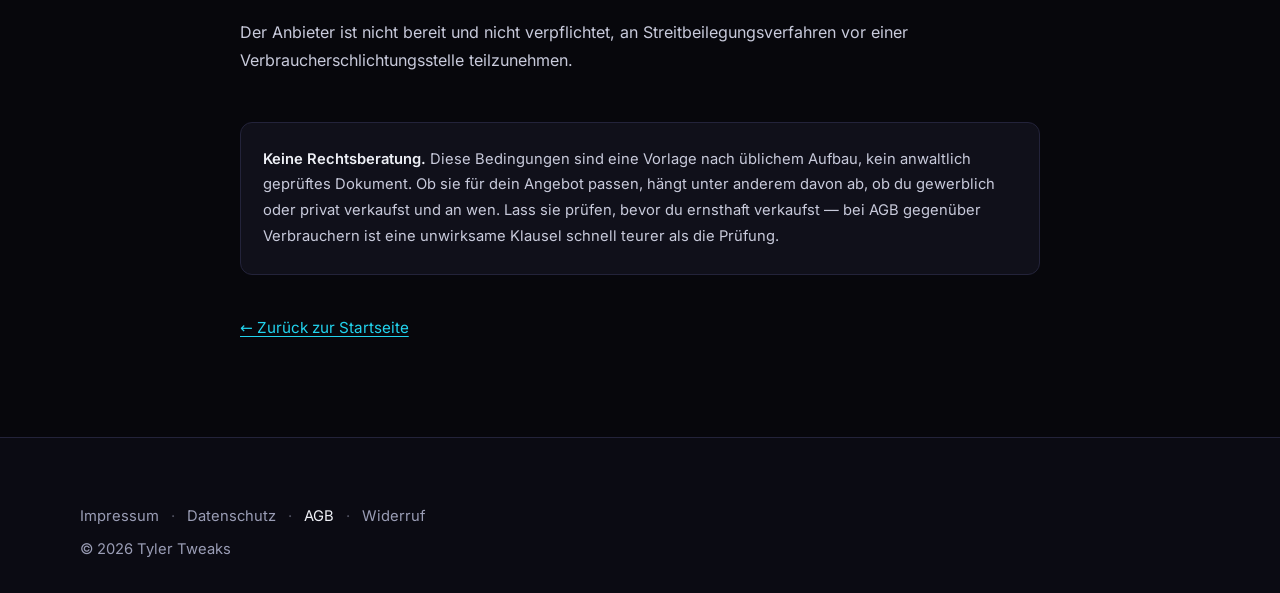
<file: agb.html>
<!DOCTYPE html>
<html lang="de">
<head>
<meta charset="UTF-8">
<meta name="viewport" content="width=device-width, initial-scale=1">
<title>AGB — Tyler Tweaks</title>
<meta name="description" content="Allgemeine Geschäftsbedingungen für die Tweak App und die PC-Optimierung.">
<meta name="theme-color" content="#07070c">

<!-- Schriften liegen im Projekt, nicht bei Google. Siehe fonts/LIESMICH.txt -->
<link rel="preload" href="fonts/inter-latin.woff2" as="font" type="font/woff2" crossorigin>
<link rel="preload" href="fonts/space-grotesk-latin.woff2" as="font" type="font/woff2" crossorigin>
<link rel="stylesheet" href="style.css">
</head>
<body>

<a href="#inhalt" class="skip-link">Zum Inhalt springen</a>

<header class="nav" id="nav" data-immer="ja">
  <div class="nav-inner">
    <a href="index.html" class="logo">
      <svg viewBox="0 0 24 24" width="22" height="22" fill="none" stroke="currentColor" stroke-width="2" stroke-linecap="round" stroke-linejoin="round" aria-hidden="true">
        <polygon points="13 2 3 14 12 14 11 22 21 10 12 10 13 2"></polygon>
      </svg>
      <span>Tyler <strong>Tweaks</strong></span>
    </a>

    <nav class="nav-links" id="nav-links" aria-label="Hauptnavigation">
      <a href="index.html">Home</a>
      <a href="index.html#app">App</a>
      <a href="index.html#preise">Preise</a>
      <a href="index.html#faq">FAQ</a>
      <a href="admin.html" id="nav-admin" hidden>Admin</a>
      <span id="nav-auth-mobil"></span>
    </nav>

    <div class="nav-actions">
      <span id="nav-auth" class="nav-auth"></span>
      <button class="nav-toggle" id="nav-toggle" type="button"
              aria-expanded="false" aria-controls="nav-links" aria-label="Menü öffnen">
        <span></span>
      </button>
    </div>
  </div>
</header>

<main id="inhalt" class="rechtstext">
  <div class="wrap wrap-narrow">

    <h1>Allgemeine Geschäftsbedingungen</h1>
    <p class="stand">Stand: <span id="agb-stand">18.09.2026</span></p>

    <div class="platzhalter-warnung" role="note">
      <strong>Diese Seite ist noch nicht fertig.</strong>
      <p>
        Ersetze die mit <code>[…]</code> markierten Stellen durch deine echten
        Angaben. Danach entfernst du diese Warnbox
        (<code>&lt;div class="platzhalter-warnung"&gt;</code> im Quelltext).
      </p>
    </div>

    <h2>§ 1 Geltungsbereich und Anbieter</h2>
    <p>
      Diese Bedingungen gelten für alle Verträge über die auf
      <a href="index.html#preise">tylertweaks.github.io</a> angebotenen Leistungen
      zwischen
    </p>
    <p>
      [Vor- und Nachname]<br>
      [Straße und Hausnummer]<br>
      [PLZ und Ort]<br>
      E-Mail: <a href="mailto:[deine@adresse.de]">[deine@adresse.de]</a>
    </p>
    <p>
      — nachfolgend „Anbieter“ — und dir als Kundin oder Kunde.
    </p>
    <p>
      Abweichende Bedingungen der Kundin oder des Kunden werden nicht Bestandteil
      des Vertrags, es sei denn, der Anbieter stimmt ihnen ausdrücklich zu.
    </p>

    <h2>§ 2 Leistungen</h2>
    <p>Angeboten werden zwei verschiedene Arten von Leistungen:</p>
    <ul>
      <li>
        <strong>Tweak App</strong> — eine Softwarelizenz zur Nutzung des
        Programms „Tyler Tweaks“ auf einem Rechner, wahlweise befristet
        (24 Stunden bis 1 Jahr) oder unbefristet („Lifetime“).
      </li>
      <li>
        <strong>PC-Optimierung</strong> — eine einmalige Dienstleistung, die per
        Fernwartungssitzung erbracht wird.
      </li>
      <li>
        <strong>Bundle</strong> — beides zusammen.
      </li>
    </ul>
    <p>
      Die Darstellung der Pakete auf der Website ist kein bindendes Angebot,
      sondern eine Aufforderung zur Bestellung.
    </p>

    <h2>§ 3 Zustandekommen des Vertrags</h2>
    <p>
      Du gibst ein verbindliches Angebot ab, indem du im Kundenbereich ein Paket
      auswählst und den Zahlungsvorgang bei PayPal abschließt. Der Vertrag kommt
      zustande, sobald der Anbieter die Zahlung bestätigt hat — erkennbar daran,
      dass die Bestellung in deinem Kundenkonto als <em>bezahlt</em> erscheint
      und, bei Softwarelizenzen, der Lizenzschlüssel dort angezeigt wird.
    </p>
    <p>
      Ein Kundenkonto mit bestätigter E-Mail-Adresse ist für den Kauf
      erforderlich.
    </p>

    <h2>§ 4 Preise und Zahlung</h2>
    <p>
      Es gelten die zum Zeitpunkt der Bestellung auf der Website angegebenen
      Preise. Alle Preise sind Endpreise in Euro.
    </p>
    <p>
      [Als Kleinunternehmer im Sinne des § 19 UStG wird keine Umsatzsteuer
      berechnet und daher auch nicht ausgewiesen.]
    </p>
    <p class="hinweis-klein">
      Betreiber-Hinweis: Diesen Satz behalten, wenn du Kleinunternehmer bist.
      Andernfalls streichen und stattdessen „inklusive der gesetzlichen
      Umsatzsteuer“ schreiben. Die Angabe muss zu der auf der Preisseite passen.
    </p>
    <p>
      Die Zahlung erfolgt ausschließlich über PayPal. Der Betrag ist sofort mit
      Vertragsschluss fällig.
    </p>

    <h2>§ 5 Lizenzbedingungen für die Tweak App</h2>
    <p>
      Mit dem Kauf erhältst du ein einfaches, nicht übertragbares Recht, die
      Software für die gebuchte Laufzeit auf <strong>einem</strong> Rechner zu
      nutzen.
    </p>
    <p>
      Der Lizenzschlüssel wird beim ersten Start an die Hardware dieses Rechners
      gebunden. Bei einem Gerätewechsel löst der Anbieter die Bindung auf Anfrage
      kostenlos.
    </p>
    <p>Nicht gestattet sind insbesondere:</p>
    <ul>
      <li>die Weitergabe, Veröffentlichung oder der Weiterverkauf des Lizenzschlüssels</li>
      <li>die Nutzung auf mehreren Rechnern gleichzeitig</li>
      <li>das Umgehen, Entfernen oder Nachbilden des Lizenzsystems</li>
      <li>das Zurückentwickeln der Software, soweit dies nicht gesetzlich erlaubt ist</li>
    </ul>
    <p>
      Bei einem erheblichen Verstoß darf der Anbieter die betroffene Lizenz
      sperren. Ein Anspruch auf Rückerstattung besteht in diesem Fall nicht.
    </p>
    <p>
      Updates innerhalb der gebuchten Laufzeit sind ohne Aufpreis enthalten. Ein
      Anspruch auf Weiterentwicklung oder auf bestimmte künftige Funktionen
      besteht nicht.
    </p>
    <p>
      Nach Ablauf einer befristeten Lizenz lässt sich die Software nicht mehr
      starten. Bereits vorgenommene Änderungen an deinem Windows bleiben
      bestehen und lassen sich über Windows-Bordmittel zurücknehmen.
    </p>

    <h2>§ 6 Ablauf der PC-Optimierung</h2>
    <p>
      Die Optimierung wird per Fernwartung durchgeführt. Der Termin wird nach dem
      Kauf einvernehmlich vereinbart. Du bist dafür verantwortlich, dass dein
      Rechner zum Termin betriebsbereit und mit dem Internet verbunden ist.
    </p>
    <p>
      Vor jeder Änderung wird eine Sicherung angelegt. Am Ende erhältst du ein
      Protokoll der vorgenommenen Änderungen.
    </p>
    <p>
      Kommt der Termin aus Gründen, die du zu vertreten hast, zweimal nicht
      zustande, darf der Anbieter vom Vertrag zurücktreten.
    </p>

    <h2>§ 7 Systemvoraussetzungen und Mitwirkung</h2>
    <p>
      Die Software setzt Windows 10 oder Windows 11 in der 64-Bit-Fassung voraus
      und benötigt Administratorrechte. Auf Notebooks können einzelne
      Energieeinstellungen herstellerseitig gesperrt sein.
    </p>
    <p>
      Prüfe vor dem Kauf, ob dein System diese Voraussetzungen erfüllt. Bei
      Unsicherheit frag vorher nach.
    </p>

    <h2>§ 8 Gewährleistung</h2>
    <p>
      Es gelten die gesetzlichen Gewährleistungsrechte.
    </p>
    <p>
      Die Software wird in dem Zustand überlassen, in dem sie sich befindet. Der
      Anbieter sagt <strong>keine bestimmten Leistungswerte zu</strong> — weder
      eine bestimmte Anzahl zusätzlicher Bilder pro Sekunde noch eine bestimmte
      Verringerung der Latenz. Solche Ergebnisse hängen von der Hardware und vom
      Ausgangszustand des Systems ab und lassen sich nicht zusichern.
    </p>
    <p>
      Funktioniert die Software auf deinem System nachweislich nicht
      bestimmungsgemäß und lässt sich der Mangel nicht in angemessener Frist
      beheben, kannst du vom Vertrag zurücktreten.
    </p>

    <h2>§ 9 Haftung</h2>
    <p>
      Der Anbieter haftet unbeschränkt bei Vorsatz und grober Fahrlässigkeit
      sowie bei Verletzung von Leben, Körper oder Gesundheit.
    </p>
    <p>
      Bei einfacher Fahrlässigkeit haftet der Anbieter nur bei Verletzung einer
      wesentlichen Vertragspflicht — also einer Pflicht, deren Erfüllung die
      ordnungsgemäße Durchführung des Vertrags überhaupt erst ermöglicht und auf
      deren Einhaltung du regelmäßig vertrauen darfst. In diesem Fall ist die
      Haftung auf den vertragstypischen, vorhersehbaren Schaden begrenzt.
    </p>
    <p>
      Im Übrigen ist die Haftung ausgeschlossen. Die Vorschriften des
      Produkthaftungsgesetzes bleiben unberührt.
    </p>
    <p>
      Die Software verändert Windows-Einstellungen. Vor jeder Änderung legt sie
      eine Sicherung und einen Windows-Wiederherstellungspunkt an.
      <strong>Sichere darüber hinaus deine eigenen Daten selbst</strong>, bevor
      du Systemänderungen vornimmst — für Datenverlust, der auf eine fehlende
      eigene Sicherung zurückgeht, wird nicht gehaftet.
    </p>

    <h2>§ 10 Widerrufsrecht</h2>
    <p>
      Verbraucherinnen und Verbrauchern steht ein gesetzliches Widerrufsrecht zu.
      Die Einzelheiten und die Folgen stehen in der
      <a href="widerruf.html">Widerrufsbelehrung</a>.
    </p>
    <p>
      <strong>Wichtig bei digitalen Lizenzen:</strong> Das Widerrufsrecht
      erlischt vorzeitig, wenn du ausdrücklich zustimmst, dass mit der Ausführung
      vor Ablauf der Widerrufsfrist begonnen wird, und bestätigst, dass du damit
      dein Widerrufsrecht verlierst. Diese Zustimmung gibst du beim Kauf.
    </p>

    <h2>§ 11 Verfügbarkeit</h2>
    <p>
      Der Anbieter bemüht sich um eine durchgehende Erreichbarkeit von
      Kundenbereich und Lizenzprüfung, schuldet sie aber nicht. Kurzzeitige
      Unterbrechungen durch Wartung oder Störungen bei eingesetzten
      Dienstleistern begründen keinen Anspruch auf Minderung oder Schadensersatz.
    </p>
    <p>
      Die Software prüft die Lizenz online. Besteht vorübergehend keine
      Internetverbindung, läuft sie weiter, solange die zuletzt bekannte Laufzeit
      noch nicht abgelaufen ist.
    </p>

    <h2>§ 12 Kündigung und Löschung des Kontos</h2>
    <p>
      Du kannst die Löschung deines Kundenkontos jederzeit formlos verlangen.
      Mit der Löschung erlöschen auch die zugeordneten Lizenzen; die Software
      lässt sich danach nicht mehr freischalten. Ein Anspruch auf Erstattung
      bereits gezahlter Beträge entsteht dadurch nicht.
    </p>

    <h2>§ 13 Änderung dieser Bedingungen</h2>
    <p>
      Der Anbieter darf diese Bedingungen mit Wirkung für die Zukunft ändern.
      Für bereits abgeschlossene Käufe gilt die Fassung, die zum Zeitpunkt der
      Bestellung veröffentlicht war.
    </p>

    <h2>§ 14 Schlussbestimmungen</h2>
    <p>
      Es gilt das Recht der Bundesrepublik Deutschland unter Ausschluss des
      UN-Kaufrechts. Bei Verbrauchern gilt diese Rechtswahl nur, soweit dadurch
      nicht der Schutz zwingender Vorschriften des Staates entzogen wird, in dem
      der Verbraucher seinen gewöhnlichen Aufenthalt hat.
    </p>
    <p>
      Sollte eine Bestimmung unwirksam sein, bleibt der Vertrag im Übrigen
      wirksam.
    </p>
    <p>
      Der Anbieter ist nicht bereit und nicht verpflichtet, an
      Streitbeilegungsverfahren vor einer Verbraucherschlichtungsstelle
      teilzunehmen.
    </p>

    <div class="rechts-fuss">
      <p>
        <strong>Keine Rechtsberatung.</strong> Diese Bedingungen sind eine
        Vorlage nach üblichem Aufbau, kein anwaltlich geprüftes Dokument. Ob sie
        für dein Angebot passen, hängt unter anderem davon ab, ob du gewerblich
        oder privat verkaufst und an wen. Lass sie prüfen, bevor du ernsthaft
        verkaufst — bei AGB gegenüber Verbrauchern ist eine unwirksame Klausel
        schnell teurer als die Prüfung.
      </p>
    </div>

    <p class="zurueck">
      <a href="index.html">← Zurück zur Startseite</a>
    </p>

  </div>
</main>

<footer class="footer">
  <div class="wrap">
    <p class="rechtslinks">
      <a href="impressum.html">Impressum</a>
      <span aria-hidden="true">&#183;</span>
      <a href="datenschutz.html">Datenschutz</a>
      <span aria-hidden="true">&#183;</span>
      <a href="agb.html" class="is-active" aria-current="page">AGB</a>
      <span aria-hidden="true">&#183;</span>
      <a href="widerruf.html">Widerruf</a>
    </p>
    <p class="copy">© <span id="year">2026</span> Tyler Tweaks</p>
  </div>
</footer>

<script src="js/supabase-js-2.45.4.js"></script>
<script src="konfig.js"></script>
<script src="tt-backend.js"></script>
<script src="rechtstext.js"></script>
</body>
</html>
</file>
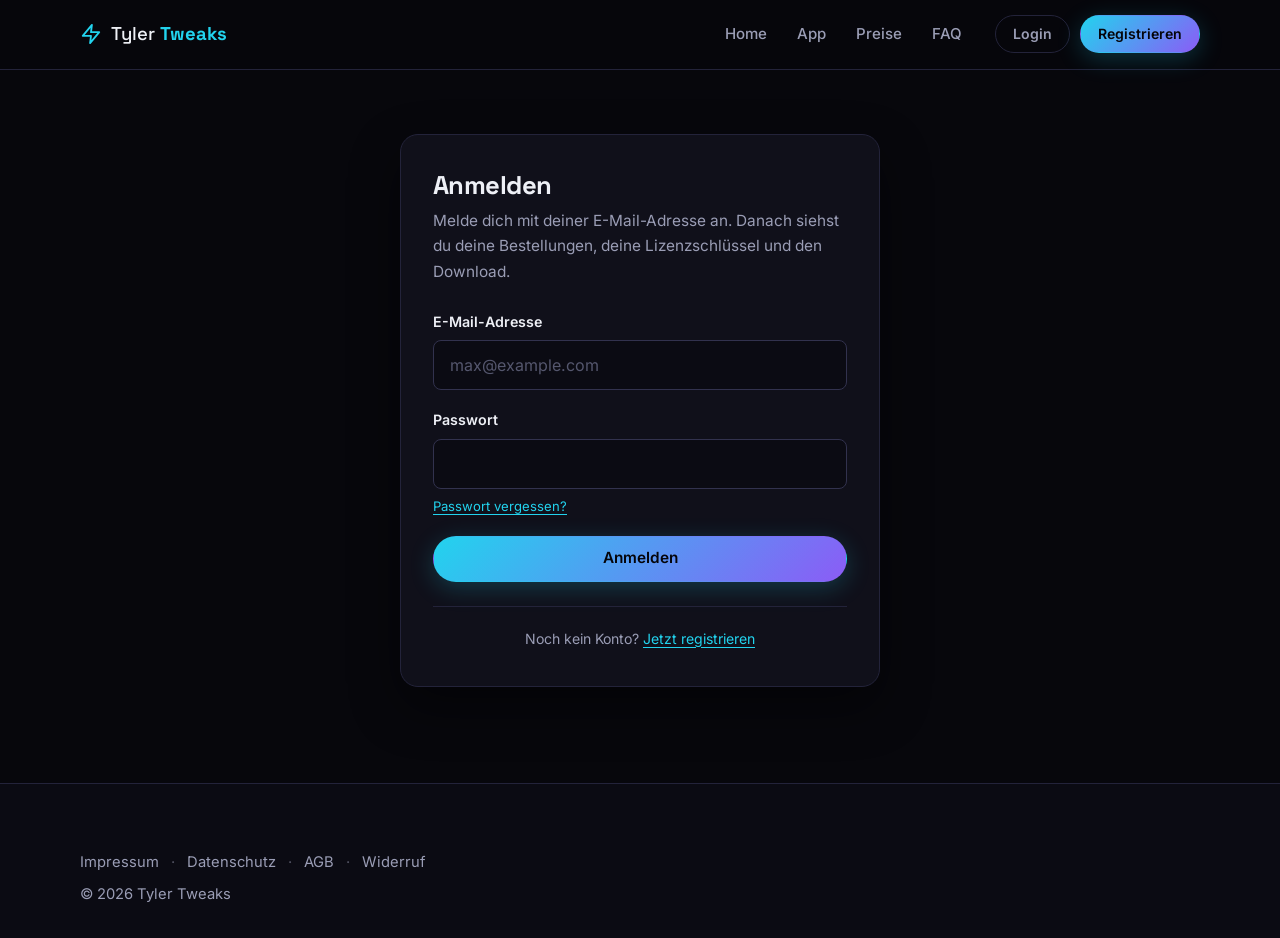
<file: anmelden.html>
<!DOCTYPE html>
<html lang="de">
<head>
<meta charset="UTF-8">
<meta name="viewport" content="width=device-width, initial-scale=1">
<title>Anmelden — Tyler Tweaks</title>
<meta name="description" content="Melde dich in deinem Tyler-Tweaks-Kundenbereich an.">
<meta name="theme-color" content="#07070c">
<meta name="robots" content="noindex">

<!-- Schriften liegen im Projekt, nicht bei Google. Siehe fonts/LIESMICH.txt -->
<link rel="preload" href="fonts/inter-latin.woff2" as="font" type="font/woff2" crossorigin>
<link rel="preload" href="fonts/space-grotesk-latin.woff2" as="font" type="font/woff2" crossorigin>
<link rel="stylesheet" href="style.css">
</head>
<body>

<a href="#inhalt" class="skip-link">Zum Inhalt springen</a>

<header class="nav" id="nav" data-immer="ja">
  <div class="nav-inner">
    <a href="index.html" class="logo">
      <svg viewBox="0 0 24 24" width="22" height="22" fill="none" stroke="currentColor" stroke-width="2" stroke-linecap="round" stroke-linejoin="round" aria-hidden="true">
        <polygon points="13 2 3 14 12 14 11 22 21 10 12 10 13 2"></polygon>
      </svg>
      <span>Tyler <strong>Tweaks</strong></span>
    </a>

    <nav class="nav-links" id="nav-links" aria-label="Hauptnavigation">
      <a href="index.html">Home</a>
      <a href="index.html#app">App</a>
      <a href="index.html#preise">Preise</a>
      <a href="index.html#faq">FAQ</a>
      <a href="admin.html" id="nav-admin" hidden>Admin</a>
      <span id="nav-auth-mobil"></span>
    </nav>

    <div class="nav-actions">
      <span id="nav-auth" class="nav-auth"></span>
      <button class="nav-toggle" id="nav-toggle" type="button"
              aria-expanded="false" aria-controls="nav-links" aria-label="Menü öffnen">
        <span></span>
      </button>
    </div>
  </div>
</header>

<main id="inhalt" class="account">
  <div class="wrap">
    <div class="login-card">

      <h1>Anmelden</h1>
      <p class="sub">
        Melde dich mit deiner E-Mail-Adresse an. Danach siehst du deine Bestellungen,
        deine Lizenzschlüssel und den Download.
      </p>

      <div class="form-msg" id="meldung" role="alert"></div>

      <!-- Erscheint nur, wenn die Adresse noch nicht bestätigt ist -->
      <div class="hinweis-kasten" id="mail-nochmal" hidden>
        <p>Die Bestätigungsmail nicht mehr zur Hand?</p>
        <button type="button" class="btn btn-outline btn-sm" id="mail-nochmal-knopf">
          Bestätigungsmail erneut senden
        </button>
      </div>

      <form id="form-anmelden" novalidate>
        <div class="field">
          <label for="email">E-Mail-Adresse</label>
          <input type="email" id="email" name="email" class="eingabe-text"
                 autocomplete="email" placeholder="max@example.com"
                 spellcheck="false" required>
        </div>

        <div class="field">
          <label for="passwort">Passwort</label>
          <input type="password" id="passwort" name="passwort" class="eingabe-text"
                 autocomplete="current-password" required>
          <p class="hint"><a href="passwort-vergessen.html">Passwort vergessen?</a></p>
        </div>

        <button type="submit" class="btn btn-primary btn-block">Anmelden</button>
      </form>

      <p class="login-foot">
        Noch kein Konto? <a href="registrieren.html">Jetzt registrieren</a>
      </p>
    </div>
  </div>
</main>

<footer class="footer">
  <div class="wrap">
    <p class="rechtslinks">
      <a href="impressum.html">Impressum</a>
      <span aria-hidden="true">&#183;</span>
      <a href="datenschutz.html">Datenschutz</a>
      <span aria-hidden="true">&#183;</span>
      <a href="agb.html">AGB</a>
      <span aria-hidden="true">&#183;</span>
      <a href="widerruf.html">Widerruf</a>
    </p>
    <p class="copy">© <span id="year">2026</span> Tyler Tweaks</p>
  </div>
</footer>

<script src="js/supabase-js-2.45.4.js"></script>
<script src="konfig.js"></script>
<script src="tt-backend.js"></script>
<script src="auth.js"></script>
</body>
</html>
</file>
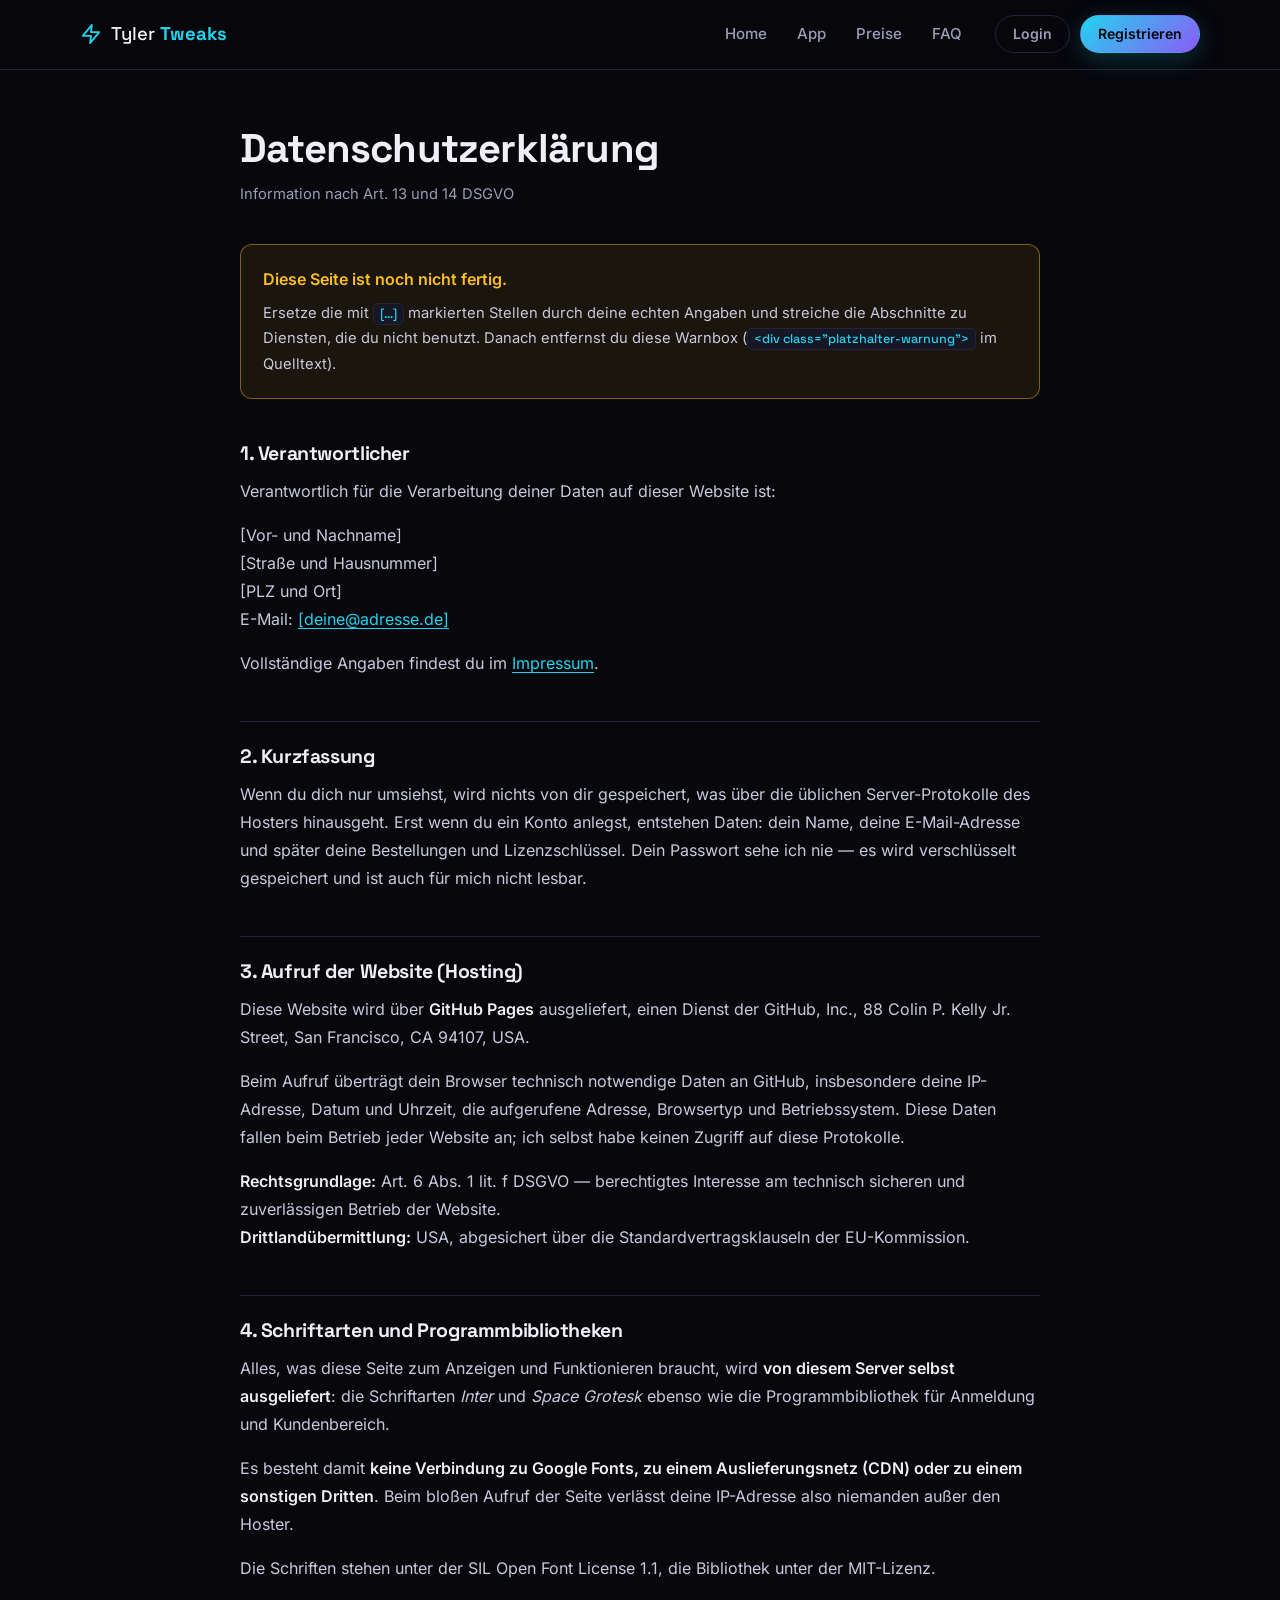
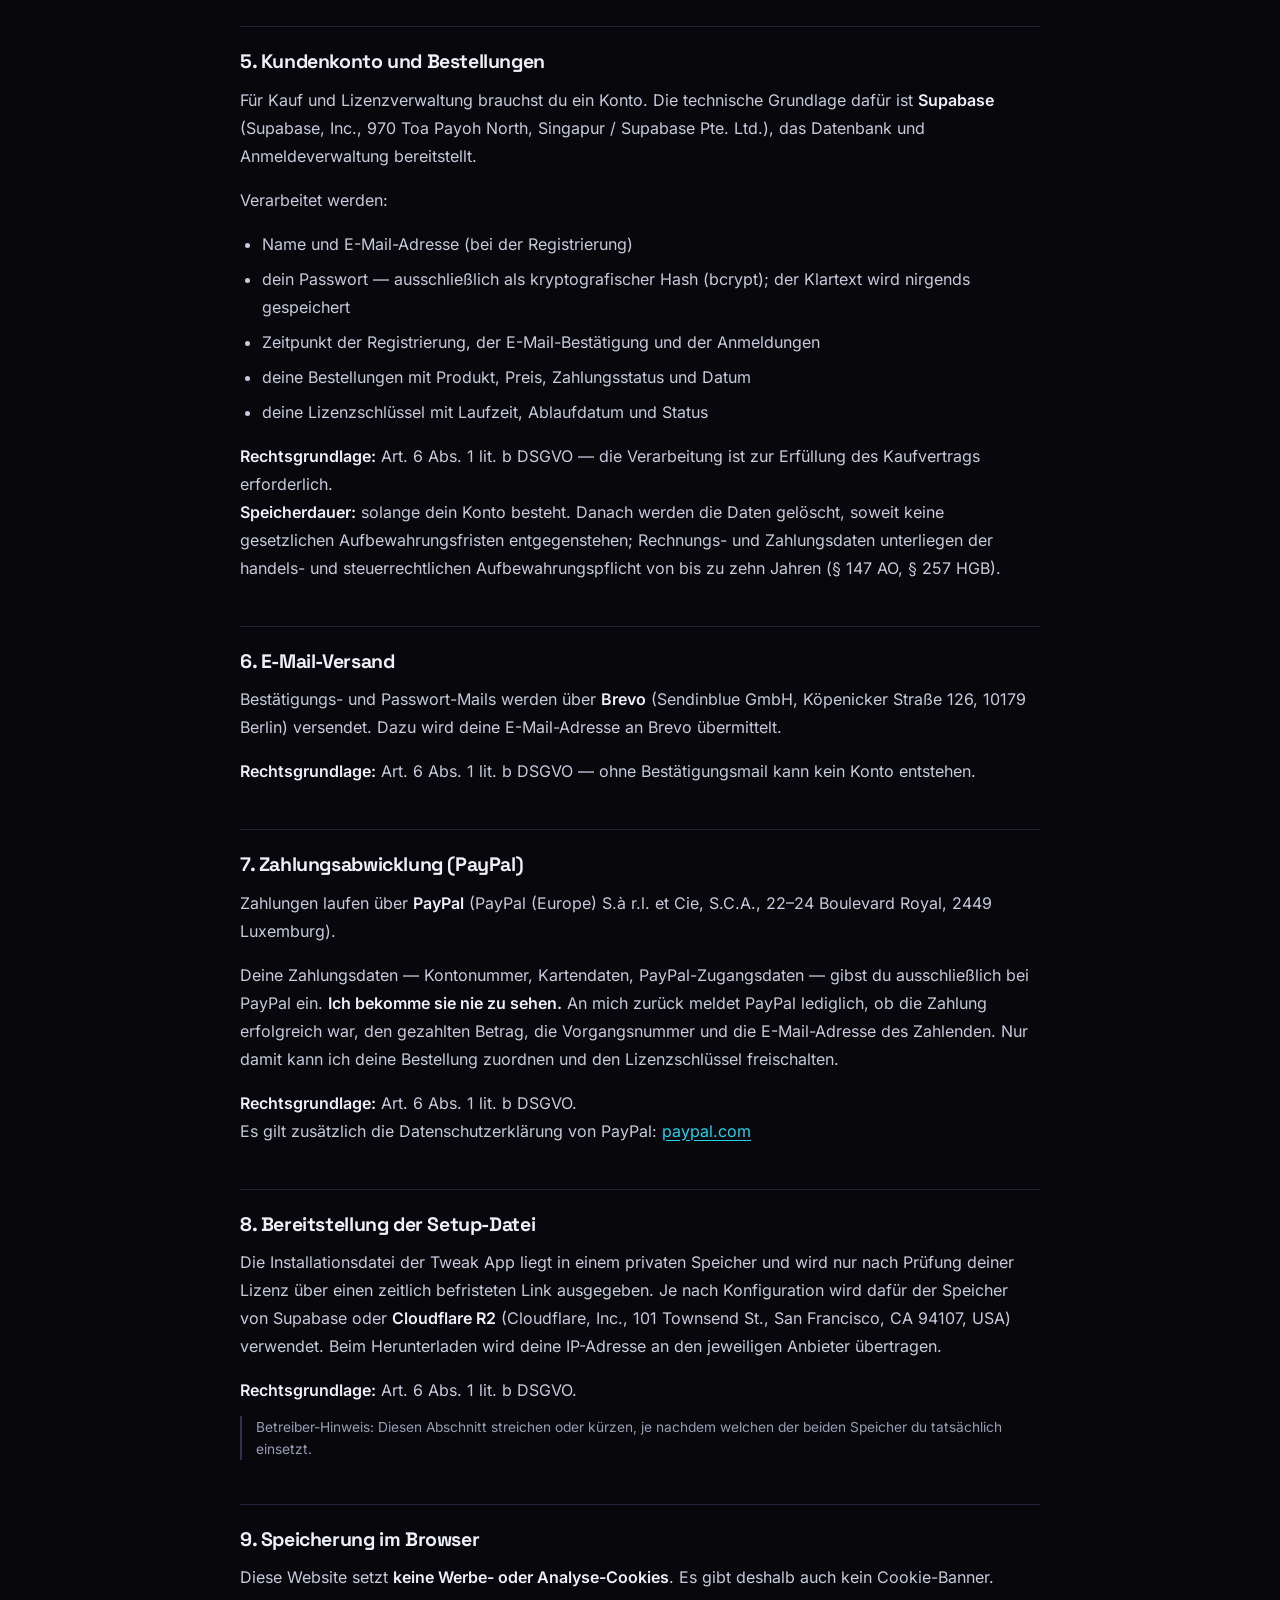
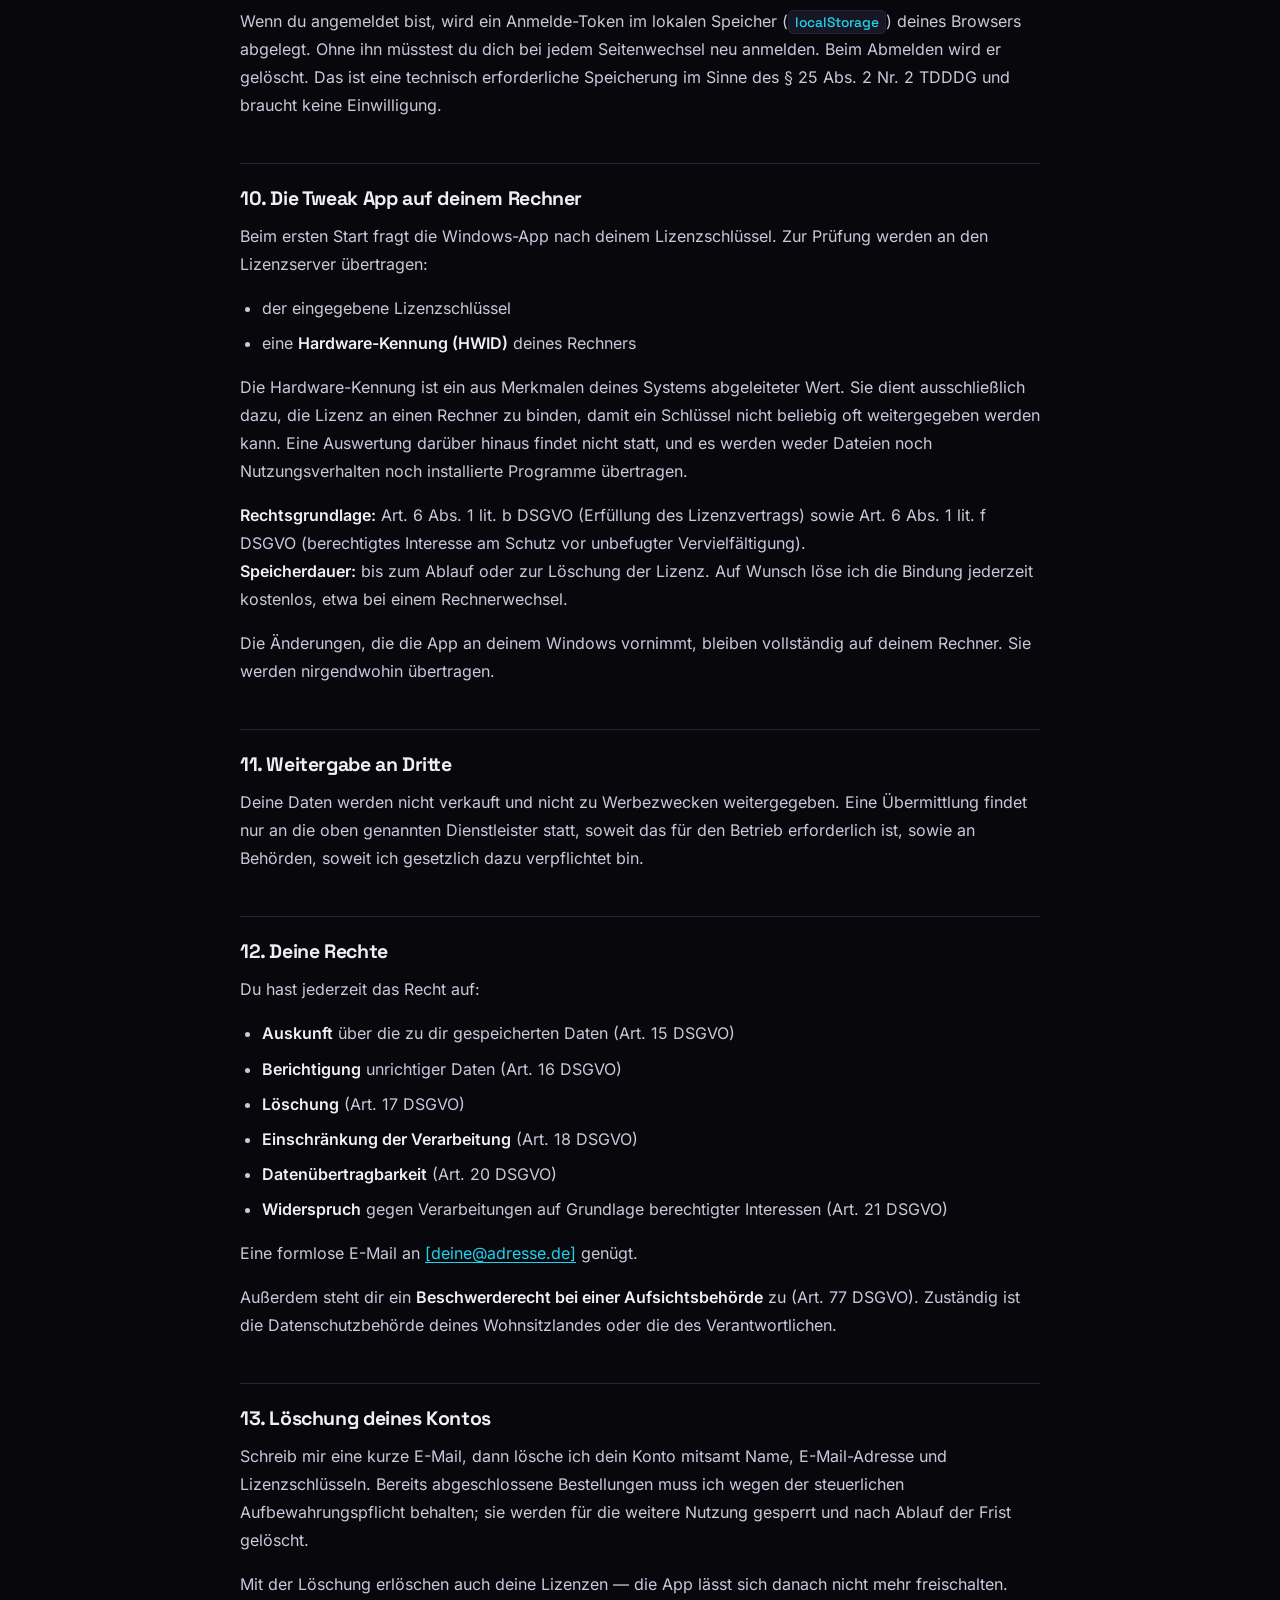
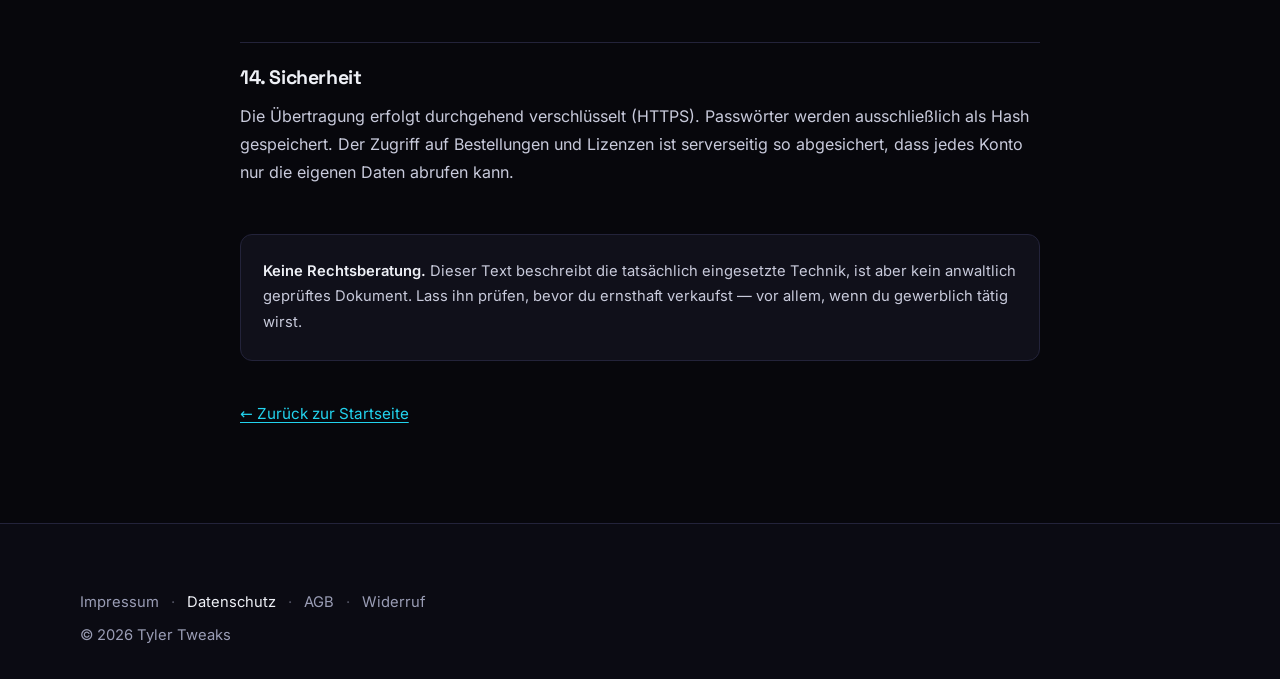
<file: datenschutz.html>
<!DOCTYPE html>
<html lang="de">
<head>
<meta charset="UTF-8">
<meta name="viewport" content="width=device-width, initial-scale=1">
<title>Datenschutzerklärung — Tyler Tweaks</title>
<meta name="description" content="Welche Daten bei Tyler Tweaks verarbeitet werden, wozu und auf welcher Rechtsgrundlage.">
<meta name="theme-color" content="#07070c">

<!-- Schriften liegen im Projekt, nicht bei Google. Siehe fonts/LIESMICH.txt -->
<link rel="preload" href="fonts/inter-latin.woff2" as="font" type="font/woff2" crossorigin>
<link rel="preload" href="fonts/space-grotesk-latin.woff2" as="font" type="font/woff2" crossorigin>
<link rel="stylesheet" href="style.css">
</head>
<body>

<a href="#inhalt" class="skip-link">Zum Inhalt springen</a>

<header class="nav" id="nav" data-immer="ja">
  <div class="nav-inner">
    <a href="index.html" class="logo">
      <svg viewBox="0 0 24 24" width="22" height="22" fill="none" stroke="currentColor" stroke-width="2" stroke-linecap="round" stroke-linejoin="round" aria-hidden="true">
        <polygon points="13 2 3 14 12 14 11 22 21 10 12 10 13 2"></polygon>
      </svg>
      <span>Tyler <strong>Tweaks</strong></span>
    </a>

    <nav class="nav-links" id="nav-links" aria-label="Hauptnavigation">
      <a href="index.html">Home</a>
      <a href="index.html#app">App</a>
      <a href="index.html#preise">Preise</a>
      <a href="index.html#faq">FAQ</a>
      <a href="admin.html" id="nav-admin" hidden>Admin</a>
      <span id="nav-auth-mobil"></span>
    </nav>

    <div class="nav-actions">
      <span id="nav-auth" class="nav-auth"></span>
      <button class="nav-toggle" id="nav-toggle" type="button"
              aria-expanded="false" aria-controls="nav-links" aria-label="Menü öffnen">
        <span></span>
      </button>
    </div>
  </div>
</header>

<main id="inhalt" class="rechtstext">
  <div class="wrap wrap-narrow">

    <h1>Datenschutzerklärung</h1>
    <p class="stand">Information nach Art. 13 und 14 DSGVO</p>

    <div class="platzhalter-warnung" role="note">
      <strong>Diese Seite ist noch nicht fertig.</strong>
      <p>
        Ersetze die mit <code>[…]</code> markierten Stellen durch deine echten
        Angaben und streiche die Abschnitte zu Diensten, die du nicht benutzt.
        Danach entfernst du diese Warnbox
        (<code>&lt;div class="platzhalter-warnung"&gt;</code> im Quelltext).
      </p>
    </div>

    <h2>1. Verantwortlicher</h2>
    <p>
      Verantwortlich für die Verarbeitung deiner Daten auf dieser Website ist:
    </p>
    <p>
      [Vor- und Nachname]<br>
      [Straße und Hausnummer]<br>
      [PLZ und Ort]<br>
      E-Mail: <a href="mailto:[deine@adresse.de]">[deine@adresse.de]</a>
    </p>
    <p>
      Vollständige Angaben findest du im <a href="impressum.html">Impressum</a>.
    </p>

    <h2>2. Kurzfassung</h2>
    <p>
      Wenn du dich nur umsiehst, wird nichts von dir gespeichert, was über die
      üblichen Server-Protokolle des Hosters hinausgeht. Erst wenn du ein Konto
      anlegst, entstehen Daten: dein Name, deine E-Mail-Adresse und später deine
      Bestellungen und Lizenzschlüssel. Dein Passwort sehe ich nie — es wird
      verschlüsselt gespeichert und ist auch für mich nicht lesbar.
    </p>

    <h2>3. Aufruf der Website (Hosting)</h2>
    <p>
      Diese Website wird über <strong>GitHub Pages</strong> ausgeliefert, einen
      Dienst der GitHub, Inc., 88 Colin P. Kelly Jr. Street, San Francisco, CA
      94107, USA.
    </p>
    <p>
      Beim Aufruf überträgt dein Browser technisch notwendige Daten an GitHub,
      insbesondere deine IP-Adresse, Datum und Uhrzeit, die aufgerufene Adresse,
      Browsertyp und Betriebssystem. Diese Daten fallen beim Betrieb jeder
      Website an; ich selbst habe keinen Zugriff auf diese Protokolle.
    </p>
    <p>
      <strong>Rechtsgrundlage:</strong> Art. 6 Abs. 1 lit. f DSGVO — berechtigtes
      Interesse am technisch sicheren und zuverlässigen Betrieb der Website.<br>
      <strong>Drittlandübermittlung:</strong> USA, abgesichert über die
      Standardvertragsklauseln der EU-Kommission.
    </p>

    <h2>4. Schriftarten und Programmbibliotheken</h2>
    <p>
      Alles, was diese Seite zum Anzeigen und Funktionieren braucht, wird
      <strong>von diesem Server selbst ausgeliefert</strong>: die Schriftarten
      <em>Inter</em> und <em>Space&nbsp;Grotesk</em> ebenso wie die
      Programmbibliothek für Anmeldung und Kundenbereich.
    </p>
    <p>
      Es besteht damit <strong>keine Verbindung zu Google Fonts, zu einem
      Auslieferungsnetz (CDN) oder zu einem sonstigen Dritten</strong>. Beim
      bloßen Aufruf der Seite verlässt deine IP-Adresse also niemanden außer
      den Hoster.
    </p>
    <p>
      Die Schriften stehen unter der SIL Open Font License 1.1, die Bibliothek
      unter der MIT-Lizenz.
    </p>

    <h2>5. Kundenkonto und Bestellungen</h2>
    <p>
      Für Kauf und Lizenzverwaltung brauchst du ein Konto. Die technische
      Grundlage dafür ist <strong>Supabase</strong> (Supabase, Inc., 970 Toa
      Payoh North, Singapur / Supabase Pte. Ltd.), das Datenbank und
      Anmeldeverwaltung bereitstellt.
    </p>
    <p>Verarbeitet werden:</p>
    <ul>
      <li>Name und E-Mail-Adresse (bei der Registrierung)</li>
      <li>dein Passwort — ausschließlich als kryptografischer Hash (bcrypt); der Klartext wird nirgends gespeichert</li>
      <li>Zeitpunkt der Registrierung, der E-Mail-Bestätigung und der Anmeldungen</li>
      <li>deine Bestellungen mit Produkt, Preis, Zahlungsstatus und Datum</li>
      <li>deine Lizenzschlüssel mit Laufzeit, Ablaufdatum und Status</li>
    </ul>
    <p>
      <strong>Rechtsgrundlage:</strong> Art. 6 Abs. 1 lit. b DSGVO — die
      Verarbeitung ist zur Erfüllung des Kaufvertrags erforderlich.<br>
      <strong>Speicherdauer:</strong> solange dein Konto besteht. Danach werden
      die Daten gelöscht, soweit keine gesetzlichen Aufbewahrungsfristen
      entgegenstehen; Rechnungs- und Zahlungsdaten unterliegen der
      handels- und steuerrechtlichen Aufbewahrungspflicht von bis zu zehn Jahren
      (§ 147 AO, § 257 HGB).
    </p>

    <h2>6. E-Mail-Versand</h2>
    <p>
      Bestätigungs- und Passwort-Mails werden über
      <strong>Brevo</strong> (Sendinblue GmbH, Köpenicker Straße 126, 10179
      Berlin) versendet. Dazu wird deine E-Mail-Adresse an Brevo übermittelt.
    </p>
    <p>
      <strong>Rechtsgrundlage:</strong> Art. 6 Abs. 1 lit. b DSGVO — ohne
      Bestätigungsmail kann kein Konto entstehen.
    </p>

    <h2>7. Zahlungsabwicklung (PayPal)</h2>
    <p>
      Zahlungen laufen über <strong>PayPal</strong> (PayPal (Europe) S.à r.l. et
      Cie, S.C.A., 22–24 Boulevard Royal, 2449 Luxemburg).
    </p>
    <p>
      Deine Zahlungsdaten — Kontonummer, Kartendaten, PayPal-Zugangsdaten —
      gibst du ausschließlich bei PayPal ein. <strong>Ich bekomme sie nie zu
      sehen.</strong> An mich zurück meldet PayPal lediglich, ob die Zahlung
      erfolgreich war, den gezahlten Betrag, die Vorgangsnummer und die
      E-Mail-Adresse des Zahlenden. Nur damit kann ich deine Bestellung
      zuordnen und den Lizenzschlüssel freischalten.
    </p>
    <p>
      <strong>Rechtsgrundlage:</strong> Art. 6 Abs. 1 lit. b DSGVO.<br>
      Es gilt zusätzlich die Datenschutzerklärung von PayPal:
      <a href="https://www.paypal.com/de/webapps/mpp/ua/privacy-full" target="_blank" rel="noopener noreferrer">paypal.com</a>
    </p>

    <h2>8. Bereitstellung der Setup-Datei</h2>
    <p>
      Die Installationsdatei der Tweak App liegt in einem privaten Speicher und
      wird nur nach Prüfung deiner Lizenz über einen zeitlich befristeten Link
      ausgegeben. Je nach Konfiguration wird dafür der Speicher von Supabase oder
      <strong>Cloudflare R2</strong> (Cloudflare, Inc., 101 Townsend St., San
      Francisco, CA 94107, USA) verwendet. Beim Herunterladen wird deine
      IP-Adresse an den jeweiligen Anbieter übertragen.
    </p>
    <p>
      <strong>Rechtsgrundlage:</strong> Art. 6 Abs. 1 lit. b DSGVO.
    </p>
    <p class="hinweis-klein">
      Betreiber-Hinweis: Diesen Abschnitt streichen oder kürzen, je nachdem
      welchen der beiden Speicher du tatsächlich einsetzt.
    </p>

    <h2>9. Speicherung im Browser</h2>
    <p>
      Diese Website setzt <strong>keine Werbe- oder Analyse-Cookies</strong>. Es
      gibt deshalb auch kein Cookie-Banner.
    </p>
    <p>
      Wenn du angemeldet bist, wird ein Anmelde-Token im lokalen Speicher
      (<code>localStorage</code>) deines Browsers abgelegt. Ohne ihn müsstest du
      dich bei jedem Seitenwechsel neu anmelden. Beim Abmelden wird er gelöscht.
      Das ist eine technisch erforderliche Speicherung im Sinne des § 25 Abs. 2
      Nr. 2 TDDDG und braucht keine Einwilligung.
    </p>

    <h2>10. Die Tweak App auf deinem Rechner</h2>
    <p>
      Beim ersten Start fragt die Windows-App nach deinem Lizenzschlüssel. Zur
      Prüfung werden an den Lizenzserver übertragen:
    </p>
    <ul>
      <li>der eingegebene Lizenzschlüssel</li>
      <li>eine <strong>Hardware-Kennung (HWID)</strong> deines Rechners</li>
    </ul>
    <p>
      Die Hardware-Kennung ist ein aus Merkmalen deines Systems abgeleiteter
      Wert. Sie dient ausschließlich dazu, die Lizenz an einen Rechner zu binden,
      damit ein Schlüssel nicht beliebig oft weitergegeben werden kann. Eine
      Auswertung darüber hinaus findet nicht statt, und es werden weder Dateien
      noch Nutzungsverhalten noch installierte Programme übertragen.
    </p>
    <p>
      <strong>Rechtsgrundlage:</strong> Art. 6 Abs. 1 lit. b DSGVO (Erfüllung des
      Lizenzvertrags) sowie Art. 6 Abs. 1 lit. f DSGVO (berechtigtes Interesse am
      Schutz vor unbefugter Vervielfältigung).<br>
      <strong>Speicherdauer:</strong> bis zum Ablauf oder zur Löschung der Lizenz.
      Auf Wunsch löse ich die Bindung jederzeit kostenlos, etwa bei einem
      Rechnerwechsel.
    </p>
    <p>
      Die Änderungen, die die App an deinem Windows vornimmt, bleiben vollständig
      auf deinem Rechner. Sie werden nirgendwohin übertragen.
    </p>

    <h2>11. Weitergabe an Dritte</h2>
    <p>
      Deine Daten werden nicht verkauft und nicht zu Werbezwecken weitergegeben.
      Eine Übermittlung findet nur an die oben genannten Dienstleister statt,
      soweit das für den Betrieb erforderlich ist, sowie an Behörden, soweit ich
      gesetzlich dazu verpflichtet bin.
    </p>

    <h2>12. Deine Rechte</h2>
    <p>Du hast jederzeit das Recht auf:</p>
    <ul>
      <li><strong>Auskunft</strong> über die zu dir gespeicherten Daten (Art. 15 DSGVO)</li>
      <li><strong>Berichtigung</strong> unrichtiger Daten (Art. 16 DSGVO)</li>
      <li><strong>Löschung</strong> (Art. 17 DSGVO)</li>
      <li><strong>Einschränkung der Verarbeitung</strong> (Art. 18 DSGVO)</li>
      <li><strong>Datenübertragbarkeit</strong> (Art. 20 DSGVO)</li>
      <li><strong>Widerspruch</strong> gegen Verarbeitungen auf Grundlage berechtigter Interessen (Art. 21 DSGVO)</li>
    </ul>
    <p>
      Eine formlose E-Mail an
      <a href="mailto:[deine@adresse.de]">[deine@adresse.de]</a> genügt.
    </p>
    <p>
      Außerdem steht dir ein <strong>Beschwerderecht bei einer
      Aufsichtsbehörde</strong> zu (Art. 77 DSGVO). Zuständig ist die
      Datenschutzbehörde deines Wohnsitzlandes oder die des Verantwortlichen.
    </p>

    <h2>13. Löschung deines Kontos</h2>
    <p>
      Schreib mir eine kurze E-Mail, dann lösche ich dein Konto mitsamt Name,
      E-Mail-Adresse und Lizenzschlüsseln. Bereits abgeschlossene Bestellungen
      muss ich wegen der steuerlichen Aufbewahrungspflicht behalten; sie werden
      für die weitere Nutzung gesperrt und nach Ablauf der Frist gelöscht.
    </p>
    <p>
      Mit der Löschung erlöschen auch deine Lizenzen — die App lässt sich danach
      nicht mehr freischalten.
    </p>

    <h2>14. Sicherheit</h2>
    <p>
      Die Übertragung erfolgt durchgehend verschlüsselt (HTTPS). Passwörter
      werden ausschließlich als Hash gespeichert. Der Zugriff auf Bestellungen
      und Lizenzen ist serverseitig so abgesichert, dass jedes Konto nur die
      eigenen Daten abrufen kann.
    </p>

    <div class="rechts-fuss">
      <p>
        <strong>Keine Rechtsberatung.</strong> Dieser Text beschreibt die
        tatsächlich eingesetzte Technik, ist aber kein anwaltlich geprüftes
        Dokument. Lass ihn prüfen, bevor du ernsthaft verkaufst — vor allem,
        wenn du gewerblich tätig wirst.
      </p>
    </div>

    <p class="zurueck">
      <a href="index.html">← Zurück zur Startseite</a>
    </p>

  </div>
</main>

<footer class="footer">
  <div class="wrap">
    <p class="rechtslinks">
      <a href="impressum.html">Impressum</a>
      <span aria-hidden="true">·</span>
      <a href="datenschutz.html" class="is-active" aria-current="page">Datenschutz</a>
      <span aria-hidden="true">&#183;</span>
      <a href="agb.html">AGB</a>
      <span aria-hidden="true">&#183;</span>
      <a href="widerruf.html">Widerruf</a>
    </p>
    <p class="copy">© <span id="year">2026</span> Tyler Tweaks</p>
  </div>
</footer>

<script src="js/supabase-js-2.45.4.js"></script>
<script src="konfig.js"></script>
<script src="tt-backend.js"></script>
<script src="rechtstext.js"></script>
</body>
</html>
</file>
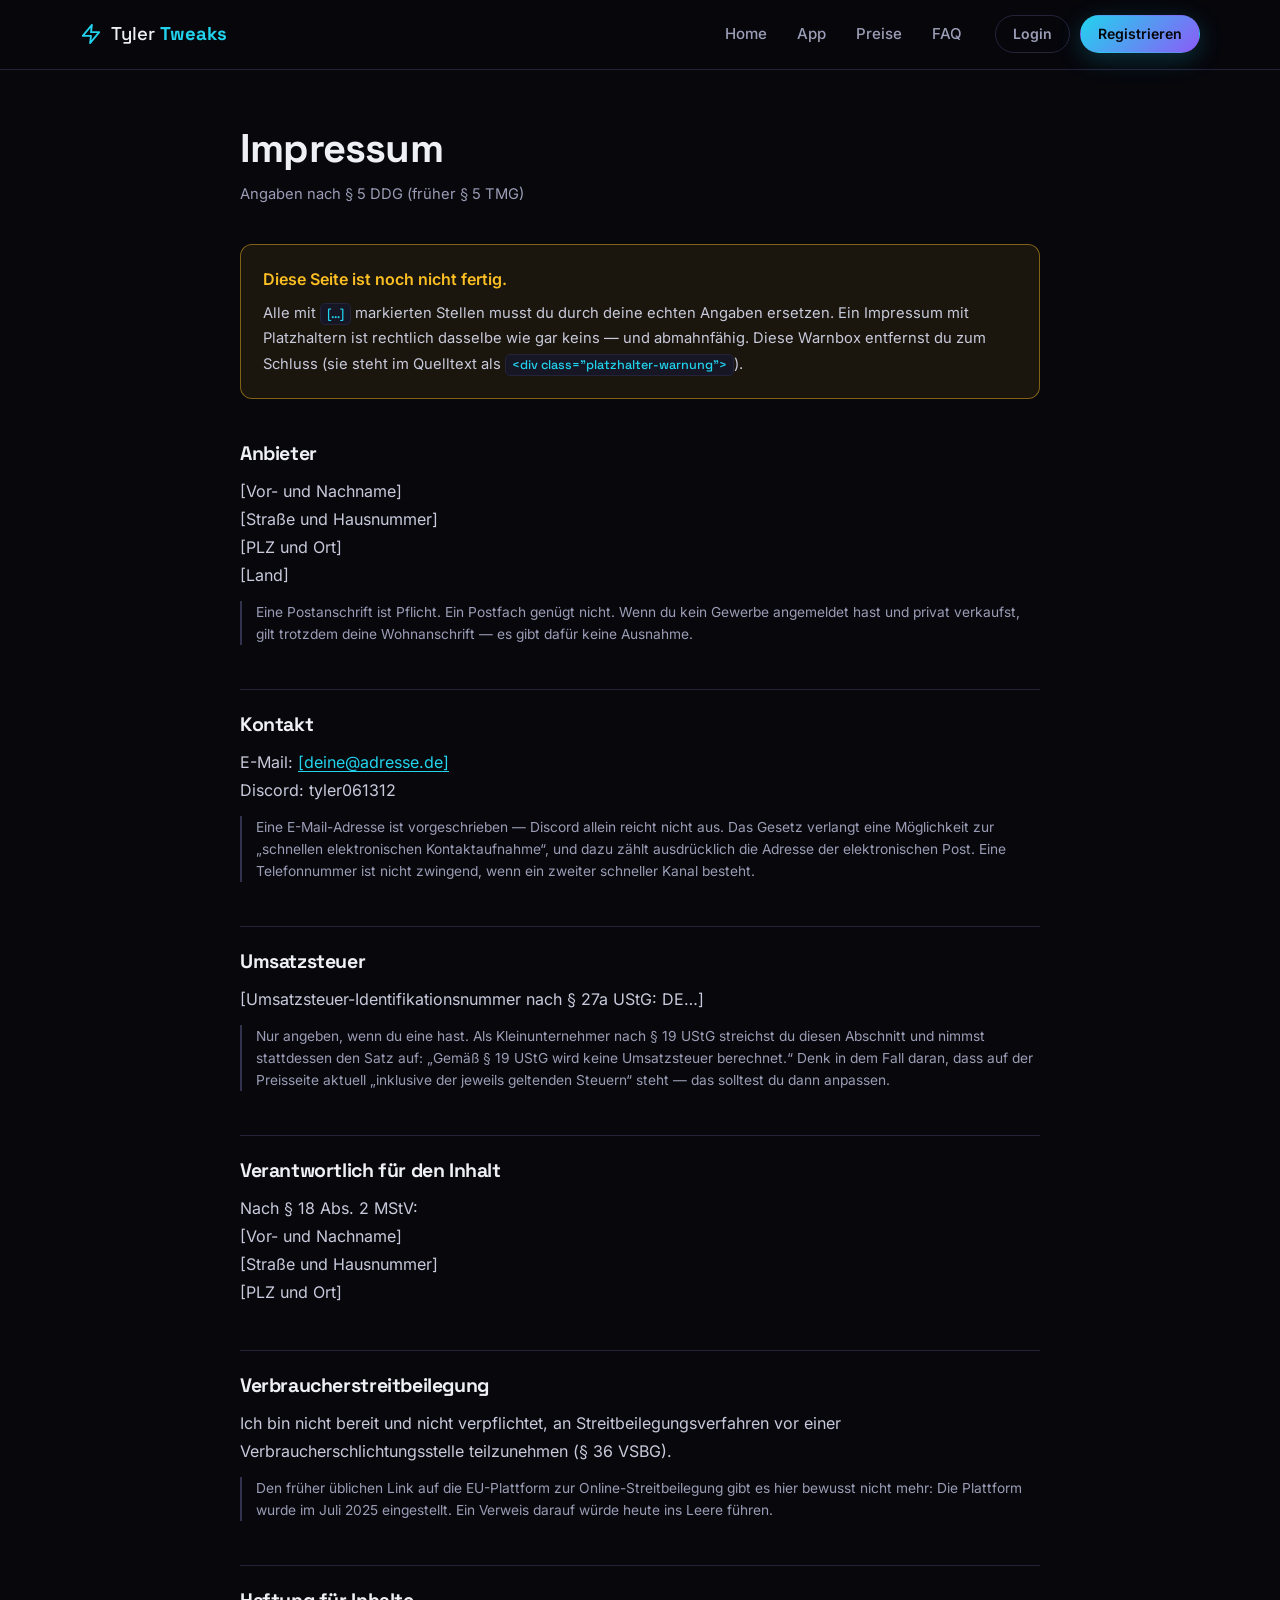
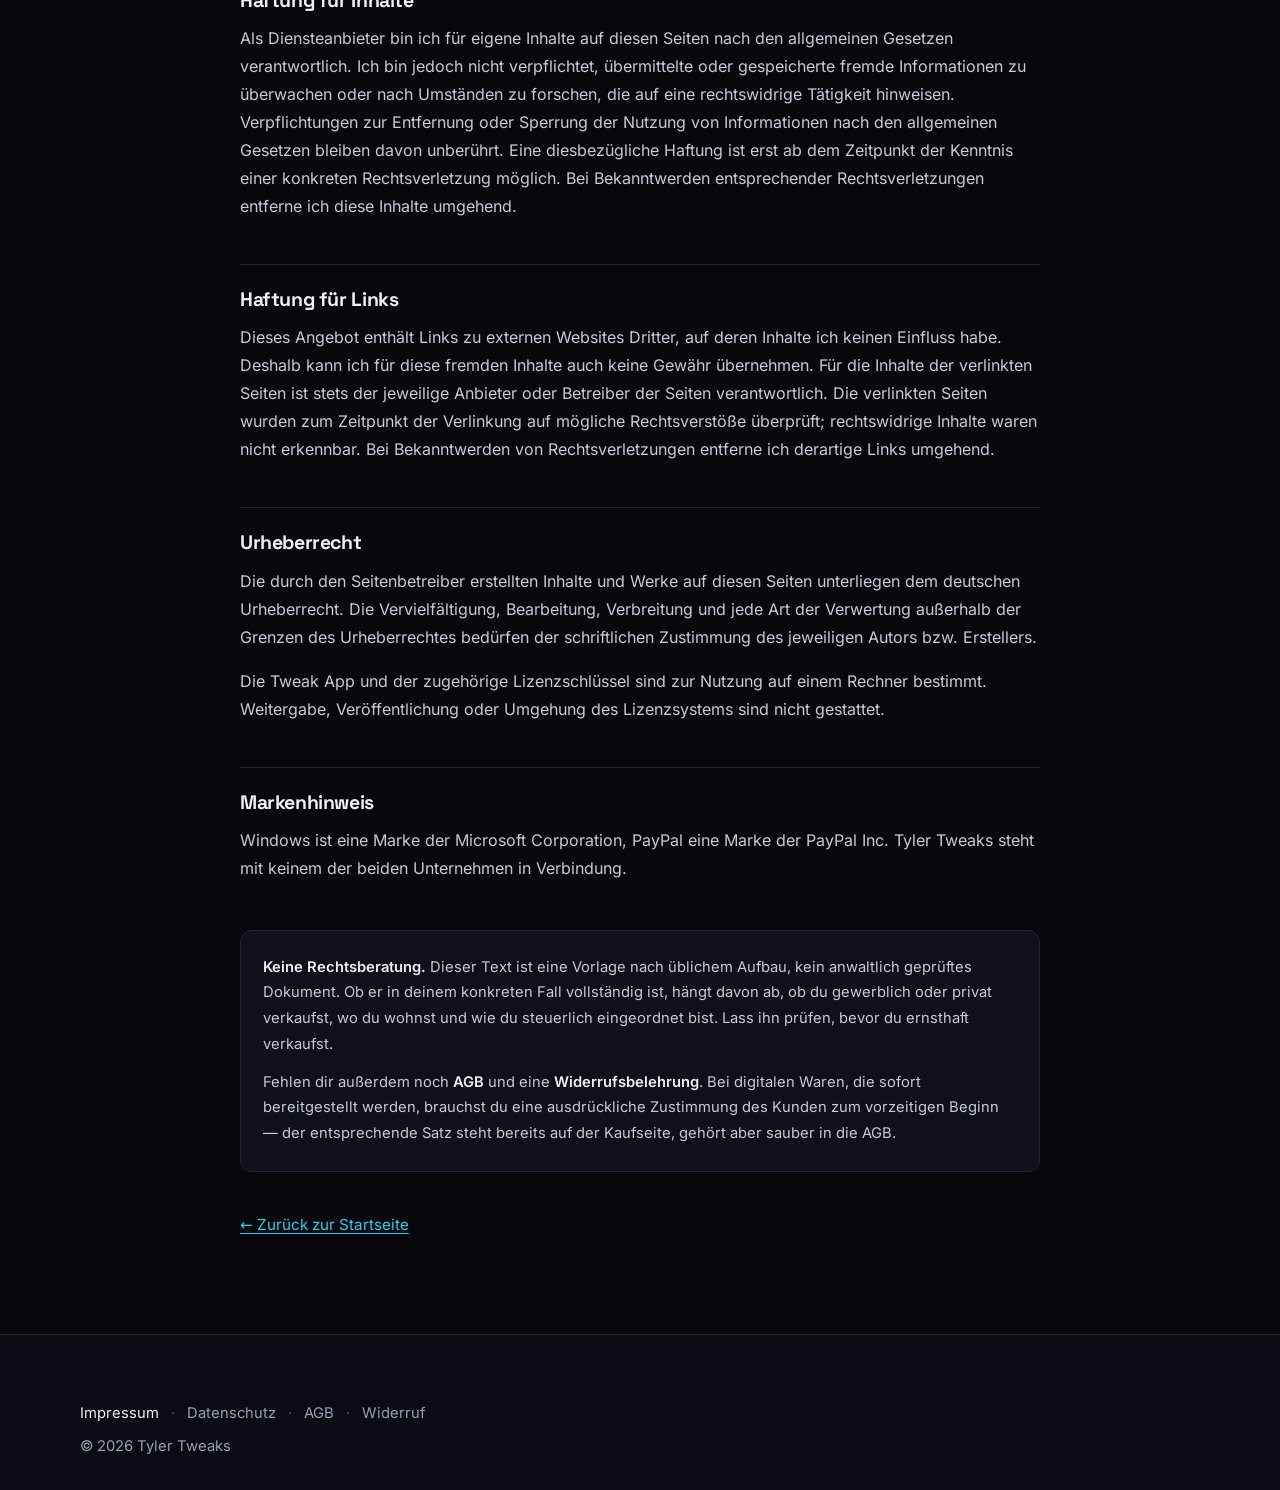
<file: impressum.html>
<!DOCTYPE html>
<html lang="de">
<head>
<meta charset="UTF-8">
<meta name="viewport" content="width=device-width, initial-scale=1">
<title>Impressum — Tyler Tweaks</title>
<meta name="description" content="Anbieterkennzeichnung nach § 5 DDG.">
<meta name="theme-color" content="#07070c">

<!-- Schriften liegen im Projekt, nicht bei Google. Siehe fonts/LIESMICH.txt -->
<link rel="preload" href="fonts/inter-latin.woff2" as="font" type="font/woff2" crossorigin>
<link rel="preload" href="fonts/space-grotesk-latin.woff2" as="font" type="font/woff2" crossorigin>
<link rel="stylesheet" href="style.css">
</head>
<body>

<a href="#inhalt" class="skip-link">Zum Inhalt springen</a>

<header class="nav" id="nav" data-immer="ja">
  <div class="nav-inner">
    <a href="index.html" class="logo">
      <svg viewBox="0 0 24 24" width="22" height="22" fill="none" stroke="currentColor" stroke-width="2" stroke-linecap="round" stroke-linejoin="round" aria-hidden="true">
        <polygon points="13 2 3 14 12 14 11 22 21 10 12 10 13 2"></polygon>
      </svg>
      <span>Tyler <strong>Tweaks</strong></span>
    </a>

    <nav class="nav-links" id="nav-links" aria-label="Hauptnavigation">
      <a href="index.html">Home</a>
      <a href="index.html#app">App</a>
      <a href="index.html#preise">Preise</a>
      <a href="index.html#faq">FAQ</a>
      <a href="admin.html" id="nav-admin" hidden>Admin</a>
      <span id="nav-auth-mobil"></span>
    </nav>

    <div class="nav-actions">
      <span id="nav-auth" class="nav-auth"></span>
      <button class="nav-toggle" id="nav-toggle" type="button"
              aria-expanded="false" aria-controls="nav-links" aria-label="Menü öffnen">
        <span></span>
      </button>
    </div>
  </div>
</header>

<main id="inhalt" class="rechtstext">
  <div class="wrap wrap-narrow">

    <h1>Impressum</h1>
    <p class="stand">Angaben nach § 5 DDG (früher § 5 TMG)</p>

    <div class="platzhalter-warnung" role="note">
      <strong>Diese Seite ist noch nicht fertig.</strong>
      <p>
        Alle mit <code>[…]</code> markierten Stellen musst du durch deine echten
        Angaben ersetzen. Ein Impressum mit Platzhaltern ist rechtlich dasselbe
        wie gar keins — und abmahnfähig. Diese Warnbox entfernst du zum Schluss
        (sie steht im Quelltext als <code>&lt;div class="platzhalter-warnung"&gt;</code>).
      </p>
    </div>

    <h2>Anbieter</h2>
    <p>
      [Vor- und Nachname]<br>
      [Straße und Hausnummer]<br>
      [PLZ und Ort]<br>
      [Land]
    </p>
    <p class="hinweis-klein">
      Eine Postanschrift ist Pflicht. Ein Postfach genügt nicht. Wenn du kein
      Gewerbe angemeldet hast und privat verkaufst, gilt trotzdem deine
      Wohnanschrift — es gibt dafür keine Ausnahme.
    </p>

    <h2>Kontakt</h2>
    <p>
      E-Mail: <a href="mailto:[deine@adresse.de]">[deine@adresse.de]</a><br>
      Discord: <span class="discord-name">tyler061312</span>
    </p>
    <p class="hinweis-klein">
      Eine E-Mail-Adresse ist vorgeschrieben — Discord allein reicht nicht aus.
      Das Gesetz verlangt eine Möglichkeit zur „schnellen elektronischen
      Kontaktaufnahme“, und dazu zählt ausdrücklich die Adresse der
      elektronischen Post. Eine Telefonnummer ist nicht zwingend, wenn ein
      zweiter schneller Kanal besteht.
    </p>

    <h2>Umsatzsteuer</h2>
    <p>
      [Umsatzsteuer-Identifikationsnummer nach § 27a UStG: DE…]
    </p>
    <p class="hinweis-klein">
      Nur angeben, wenn du eine hast. Als Kleinunternehmer nach § 19 UStG
      streichst du diesen Abschnitt und nimmst stattdessen den Satz auf:
      „Gemäß § 19 UStG wird keine Umsatzsteuer berechnet.“ Denk in dem Fall
      daran, dass auf der Preisseite aktuell „inklusive der jeweils geltenden
      Steuern“ steht — das solltest du dann anpassen.
    </p>

    <h2>Verantwortlich für den Inhalt</h2>
    <p>
      Nach § 18 Abs. 2 MStV:<br>
      [Vor- und Nachname]<br>
      [Straße und Hausnummer]<br>
      [PLZ und Ort]
    </p>

    <h2>Verbraucherstreitbeilegung</h2>
    <p>
      Ich bin nicht bereit und nicht verpflichtet, an Streitbeilegungsverfahren
      vor einer Verbraucherschlichtungsstelle teilzunehmen (§ 36 VSBG).
    </p>
    <p class="hinweis-klein">
      Den früher üblichen Link auf die EU-Plattform zur Online-Streitbeilegung
      gibt es hier bewusst nicht mehr: Die Plattform wurde im Juli 2025
      eingestellt. Ein Verweis darauf würde heute ins Leere führen.
    </p>

    <h2>Haftung für Inhalte</h2>
    <p>
      Als Diensteanbieter bin ich für eigene Inhalte auf diesen Seiten nach den
      allgemeinen Gesetzen verantwortlich. Ich bin jedoch nicht verpflichtet,
      übermittelte oder gespeicherte fremde Informationen zu überwachen oder nach
      Umständen zu forschen, die auf eine rechtswidrige Tätigkeit hinweisen.
      Verpflichtungen zur Entfernung oder Sperrung der Nutzung von Informationen
      nach den allgemeinen Gesetzen bleiben davon unberührt. Eine diesbezügliche
      Haftung ist erst ab dem Zeitpunkt der Kenntnis einer konkreten
      Rechtsverletzung möglich. Bei Bekanntwerden entsprechender Rechtsverletzungen
      entferne ich diese Inhalte umgehend.
    </p>

    <h2>Haftung für Links</h2>
    <p>
      Dieses Angebot enthält Links zu externen Websites Dritter, auf deren Inhalte
      ich keinen Einfluss habe. Deshalb kann ich für diese fremden Inhalte auch
      keine Gewähr übernehmen. Für die Inhalte der verlinkten Seiten ist stets der
      jeweilige Anbieter oder Betreiber der Seiten verantwortlich. Die verlinkten
      Seiten wurden zum Zeitpunkt der Verlinkung auf mögliche Rechtsverstöße
      überprüft; rechtswidrige Inhalte waren nicht erkennbar. Bei Bekanntwerden von
      Rechtsverletzungen entferne ich derartige Links umgehend.
    </p>

    <h2>Urheberrecht</h2>
    <p>
      Die durch den Seitenbetreiber erstellten Inhalte und Werke auf diesen Seiten
      unterliegen dem deutschen Urheberrecht. Die Vervielfältigung, Bearbeitung,
      Verbreitung und jede Art der Verwertung außerhalb der Grenzen des
      Urheberrechtes bedürfen der schriftlichen Zustimmung des jeweiligen Autors
      bzw. Erstellers.
    </p>
    <p>
      Die Tweak App und der zugehörige Lizenzschlüssel sind zur Nutzung auf einem
      Rechner bestimmt. Weitergabe, Veröffentlichung oder Umgehung des
      Lizenzsystems sind nicht gestattet.
    </p>

    <h2>Markenhinweis</h2>
    <p>
      Windows ist eine Marke der Microsoft Corporation, PayPal eine Marke der
      PayPal Inc. Tyler Tweaks steht mit keinem der beiden Unternehmen in
      Verbindung.
    </p>

    <div class="rechts-fuss">
      <p>
        <strong>Keine Rechtsberatung.</strong> Dieser Text ist eine Vorlage nach
        üblichem Aufbau, kein anwaltlich geprüftes Dokument. Ob er in deinem
        konkreten Fall vollständig ist, hängt davon ab, ob du gewerblich oder
        privat verkaufst, wo du wohnst und wie du steuerlich eingeordnet bist.
        Lass ihn prüfen, bevor du ernsthaft verkaufst.
      </p>
      <p class="muted">
        Fehlen dir außerdem noch <strong>AGB</strong> und eine
        <strong>Widerrufsbelehrung</strong>. Bei digitalen Waren, die sofort
        bereitgestellt werden, brauchst du eine ausdrückliche Zustimmung des
        Kunden zum vorzeitigen Beginn — der entsprechende Satz steht bereits auf
        der Kaufseite, gehört aber sauber in die AGB.
      </p>
    </div>

    <p class="zurueck">
      <a href="index.html">← Zurück zur Startseite</a>
    </p>

  </div>
</main>

<footer class="footer">
  <div class="wrap">
    <p class="rechtslinks">
      <a href="impressum.html" class="is-active" aria-current="page">Impressum</a>
      <span aria-hidden="true">·</span>
      <a href="datenschutz.html">Datenschutz</a>
      <span aria-hidden="true">&#183;</span>
      <a href="agb.html">AGB</a>
      <span aria-hidden="true">&#183;</span>
      <a href="widerruf.html">Widerruf</a>
    </p>
    <p class="copy">© <span id="year">2026</span> Tyler Tweaks</p>
  </div>
</footer>

<script src="js/supabase-js-2.45.4.js"></script>
<script src="konfig.js"></script>
<script src="tt-backend.js"></script>
<script src="rechtstext.js"></script>
</body>
</html>
</file>
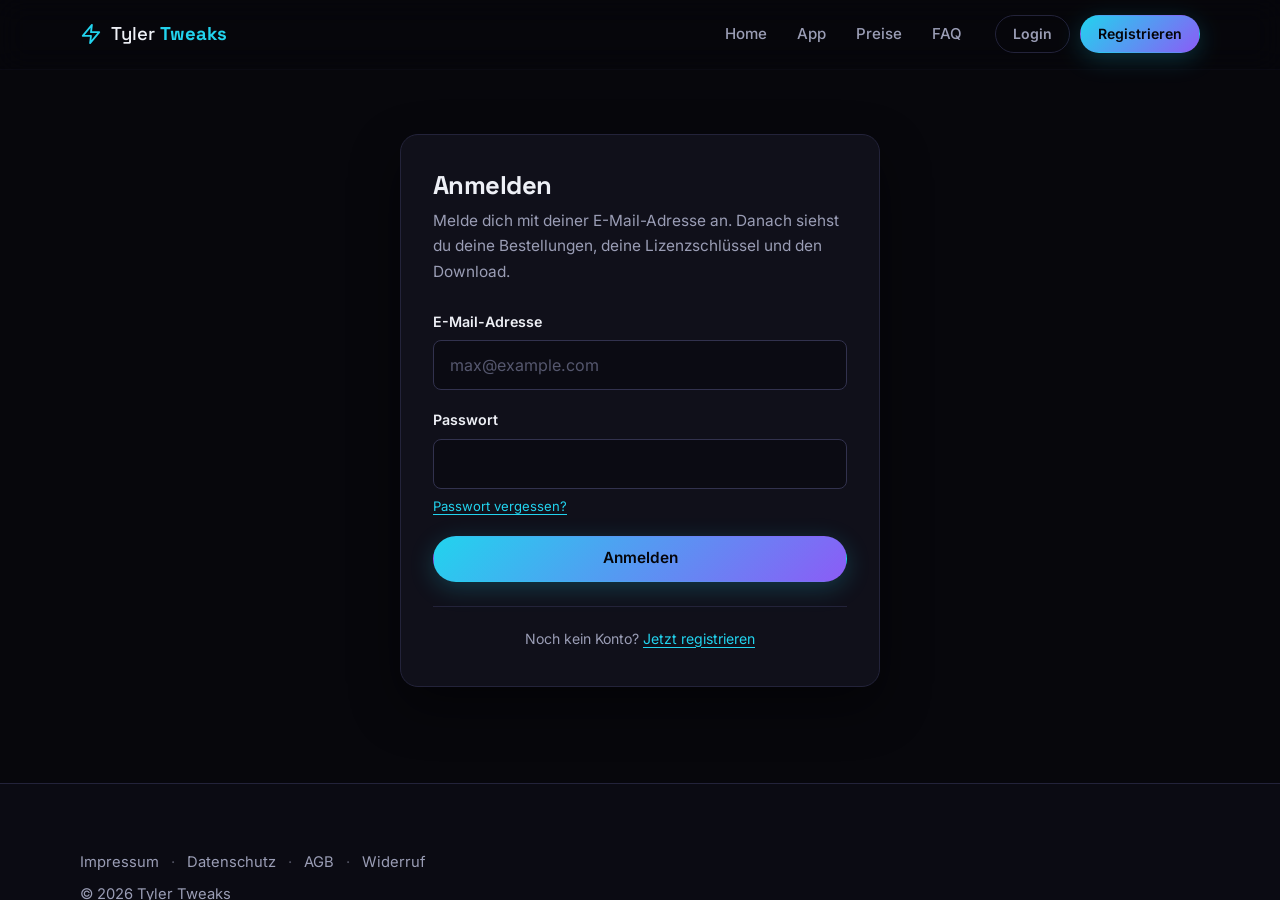
<file: kaufen.html>
<!DOCTYPE html>
<html lang="de">
<head>
<meta charset="UTF-8">
<meta name="viewport" content="width=device-width, initial-scale=1">
<title>Kaufen — Tyler Tweaks</title>
<meta name="theme-color" content="#07070c">
<meta name="robots" content="noindex">

<!-- Schriften liegen im Projekt, nicht bei Google. Siehe fonts/LIESMICH.txt -->
<link rel="preload" href="fonts/inter-latin.woff2" as="font" type="font/woff2" crossorigin>
<link rel="preload" href="fonts/space-grotesk-latin.woff2" as="font" type="font/woff2" crossorigin>
<link rel="stylesheet" href="style.css">
</head>
<body>

<a href="#inhalt" class="skip-link">Zum Inhalt springen</a>

<header class="nav" id="nav" data-immer="ja">
  <div class="nav-inner">
    <a href="index.html" class="logo">
      <svg viewBox="0 0 24 24" width="22" height="22" fill="none" stroke="currentColor" stroke-width="2" stroke-linecap="round" stroke-linejoin="round" aria-hidden="true">
        <polygon points="13 2 3 14 12 14 11 22 21 10 12 10 13 2"></polygon>
      </svg>
      <span>Tyler <strong>Tweaks</strong></span>
    </a>

    <nav class="nav-links" id="nav-links" aria-label="Hauptnavigation">
      <a href="index.html">Home</a>
      <a href="index.html#app">App</a>
      <a href="index.html#preise">Preise</a>
      <a href="index.html#faq">FAQ</a>
      <a href="admin.html" id="nav-admin" hidden>Admin</a>
      <span id="nav-auth-mobil"></span>
    </nav>

    <div class="nav-actions">
      <span id="nav-auth" class="nav-auth"></span>
      <button class="nav-toggle" id="nav-toggle" type="button"
              aria-expanded="false" aria-controls="nav-links" aria-label="Menü öffnen">
        <span></span>
      </button>
    </div>
  </div>
</header>

<main id="inhalt" class="account">
  <div class="wrap wrap-narrow">

    <!-- ===== Laden ===== -->
    <p class="lade-hinweis" id="laden">Paket wird geladen …</p>

    <!-- ===== Kauf ===== -->
    <div id="kauf" hidden>
      <div class="kasse-kopf">
        <a href="index.html#preise" class="zurueck-link">
          <svg viewBox="0 0 24 24" fill="none" stroke="currentColor" stroke-width="2" stroke-linecap="round" stroke-linejoin="round" aria-hidden="true"><path d="m15 18-6-6 6-6"/></svg>
          Andere Laufzeit wählen
        </a>
        <h1>Bestellung abschließen</h1>
      </div>

      <div class="form-msg" id="meldung" role="alert"></div>

      <!-- Erscheint nur, solange PayPal im Testbetrieb läuft. Ein Besucher
           muss wissen, dass hier kein echtes Geld fließt — sonst wartet er
           auf eine Lizenz, die nie kommt. -->
      <div class="hinweis-kasten warn" id="testmodus" hidden>
        <p><strong>Testbetrieb.</strong> Die Bezahlung ist hier noch mit
           PayPal-Testkonten verbunden. Eine Zahlung mit einem echten
           PayPal-Konto ist nicht möglich und es wird kein Geld abgebucht.</p>
        <p class="muted">Zum tatsächlichen Kauf geht es über die
           <a href="index.html#preise">Preisseite</a>.</p>
      </div>

      <section class="panel kasse-panel">
        <div class="kasse-zeile">
          <div>
            <h2 id="p-name">—</h2>
            <p class="muted" id="p-beschreibung"></p>
          </div>
          <div class="kasse-preis">
            <span id="p-preis">—</span>
            <span class="kasse-einmal">einmalig</span>
          </div>
        </div>

        <ul class="speclist kasse-details">
          <li><span class="k">Laufzeit</span><span class="v" id="p-laufzeit">—</span></li>
          <li><span class="k">Gültig für</span><span class="v">1 PC</span></li>
          <li><span class="k">Lizenzschlüssel</span><span class="v" id="p-key">—</span></li>
          <li><span class="k">Konto</span><span class="v" id="p-konto">—</span></li>
        </ul>
      </section>

      <section class="panel panel-accent">
        <h2>Bezahlen</h2>
        <p class="muted" style="font-size:.93rem">
          Die Zahlung läuft über PayPal. Deine Zahlungsdaten bekomme ich nie zu sehen.
          Sobald PayPal die Zahlung bestätigt, wird dein Lizenzschlüssel automatisch
          erzeugt und diesem Konto zugeordnet.
        </p>

        <!-- Ausdrückliche Zustimmung. Ohne sie erlischt das Widerrufsrecht
             nicht vorzeitig — ein bloßer Hinweistext würde dafür nicht
             genügen. Solange der Haken fehlt, bleiben die PayPal-Knöpfe
             abgeschaltet. -->
        <label class="zustimmung" for="zustimmung">
          <input type="checkbox" id="zustimmung">
          <span>
            Ich habe die <a href="agb.html" target="_blank" rel="noopener">AGB</a>
            und die <a href="widerruf.html" target="_blank" rel="noopener">Widerrufsbelehrung</a>
            gelesen und stimme ihnen zu.
            <span id="zustimmung-digital">
              Ich verlange ausdrücklich, dass sofort mit der Ausführung begonnen
              wird, und weiß, dass ich mit Erhalt des Lizenzschlüssels mein
              Widerrufsrecht verliere.
            </span>
          </span>
        </label>

        <div id="paypal-knoepfe" style="margin-top:18px"></div>

        <p class="lade-hinweis" id="paypal-laden">PayPal wird geladen …</p>

        <!-- Erscheint nur, wenn PayPal nicht eingerichtet oder nicht erreichbar ist -->
        <div class="hinweis-kasten warn" id="paypal-fehlt" hidden>
          <p id="paypal-fehlt-text"></p>
          <p class="muted">
            Schreib mir auf Discord <strong class="discord-name">tyler061312</strong> —
            wir klären den Kauf dann direkt.
          </p>
        </div>

        <p class="muted kasse-fuss" id="kasse-fuss">
          Es gelten die <a href="agb.html">AGB</a>. Deine Rechte und Fristen
          stehen in der <a href="widerruf.html">Widerrufsbelehrung</a>.
        </p>
      </section>
    </div>

    <!-- ===== Nach erfolgreichem Kauf ===== -->
    <div id="fertig" hidden>
      <div class="erfolg-kasten gross">
        <div class="erfolg-symbol gross" aria-hidden="true">
          <svg viewBox="0 0 24 24" fill="none" stroke="currentColor" stroke-width="2.2" stroke-linecap="round" stroke-linejoin="round">
            <path d="M20 6 9 17l-5-5"/>
          </svg>
        </div>
        <h1>Vielen Dank!</h1>
        <p id="f-text">Deine Zahlung ist bestätigt.</p>

        <div class="bestell-nr">Bestellung <strong id="f-nummer">—</strong></div>
      </div>

      <section class="panel panel-accent" id="f-lizenz-panel" hidden>
        <h2>Dein Lizenzschlüssel</h2>
        <p class="muted" style="font-size:.93rem">
          Diesen Schlüssel gibst du beim ersten Start der Tweak App ein.
          Du findest ihn jederzeit wieder unter „Meine Lizenzen“.
        </p>

        <div class="keyline" style="margin-top:16px">
          <span id="f-key">—</span>
          <button type="button" id="f-kopieren">Kopieren</button>
        </div>
      </section>

      <section class="panel" id="f-service-panel" hidden>
        <h2>So geht es weiter</h2>
        <p class="muted" style="font-size:.93rem">
          Für die persönliche Optimierung machen wir einen Termin aus. Schreib mir
          auf Discord <strong class="discord-name">tyler061312</strong> und nenne
          deine Bestellnummer — meist finden wir noch am selben oder nächsten Tag
          einen Termin.
        </p>
      </section>

      <div class="fertig-aktionen">
        <a href="konto.html" class="btn btn-primary">Zum Kundenbereich</a>
        <a href="index.html#preise" class="btn btn-ghost">Weiteres Paket ansehen</a>
      </div>
    </div>

    <!-- ===== Produkt gibt es wirklich nicht ===== -->
    <div id="unbekannt" hidden>
      <div class="login-card">
        <h1>Paket nicht gefunden</h1>
        <p class="sub">Dieses Paket gibt es nicht (mehr). Sieh dir die aktuellen Pakete an.</p>
        <a href="index.html#preise" class="btn btn-primary btn-block">Zu den Paketen</a>
      </div>
    </div>

    <!-- ===== Shop technisch nicht erreichbar =====
         Wichtig zu trennen: Hier ist nicht das Paket weg, sondern der Server
         antwortet nicht. Dem Kunden zu sagen "gibt es nicht mehr" wäre falsch
         und würde ihn vom Kauf abhalten. -->
    <div id="nicht-erreichbar" hidden>
      <div class="login-card">
        <h1>Gerade nicht möglich</h1>
        <p class="sub">
          Der Kaufvorgang lässt sich im Moment nicht starten — das liegt an uns,
          nicht an dir. Es wurde nichts abgebucht.
        </p>

        <div class="hinweis-kasten">
          <p><strong>Kaufen kannst du trotzdem:</strong> Auf der Preisseite
             führt der Knopf direkt zu PayPal. Danach schreibst du mir kurz auf
             Discord <strong class="discord-name">tyler061312</strong> und
             bekommst deinen Lizenzschlüssel von Hand — meist innerhalb weniger
             Stunden.</p>
        </div>

        <a href="index.html#preise" class="btn btn-primary btn-block">Zu den Paketen und bezahlen</a>

        <!-- Nur für den Betreiber sichtbar, nicht für Kunden -->
        <p class="betreiber-hinweis" id="betreiber-hinweis" hidden></p>
      </div>
    </div>

  </div>
</main>

<footer class="footer">
  <div class="wrap">
    <p class="rechtslinks">
      <a href="impressum.html">Impressum</a>
      <span aria-hidden="true">&#183;</span>
      <a href="datenschutz.html">Datenschutz</a>
      <span aria-hidden="true">&#183;</span>
      <a href="agb.html">AGB</a>
      <span aria-hidden="true">&#183;</span>
      <a href="widerruf.html">Widerruf</a>
    </p>
    <p class="copy">© <span id="year">2026</span> Tyler Tweaks</p>
  </div>
</footer>

<script src="js/supabase-js-2.45.4.js"></script>
<script src="konfig.js"></script>
<script src="tt-backend.js"></script>
<script src="kaufen.js"></script>
</body>
</html>
</file>
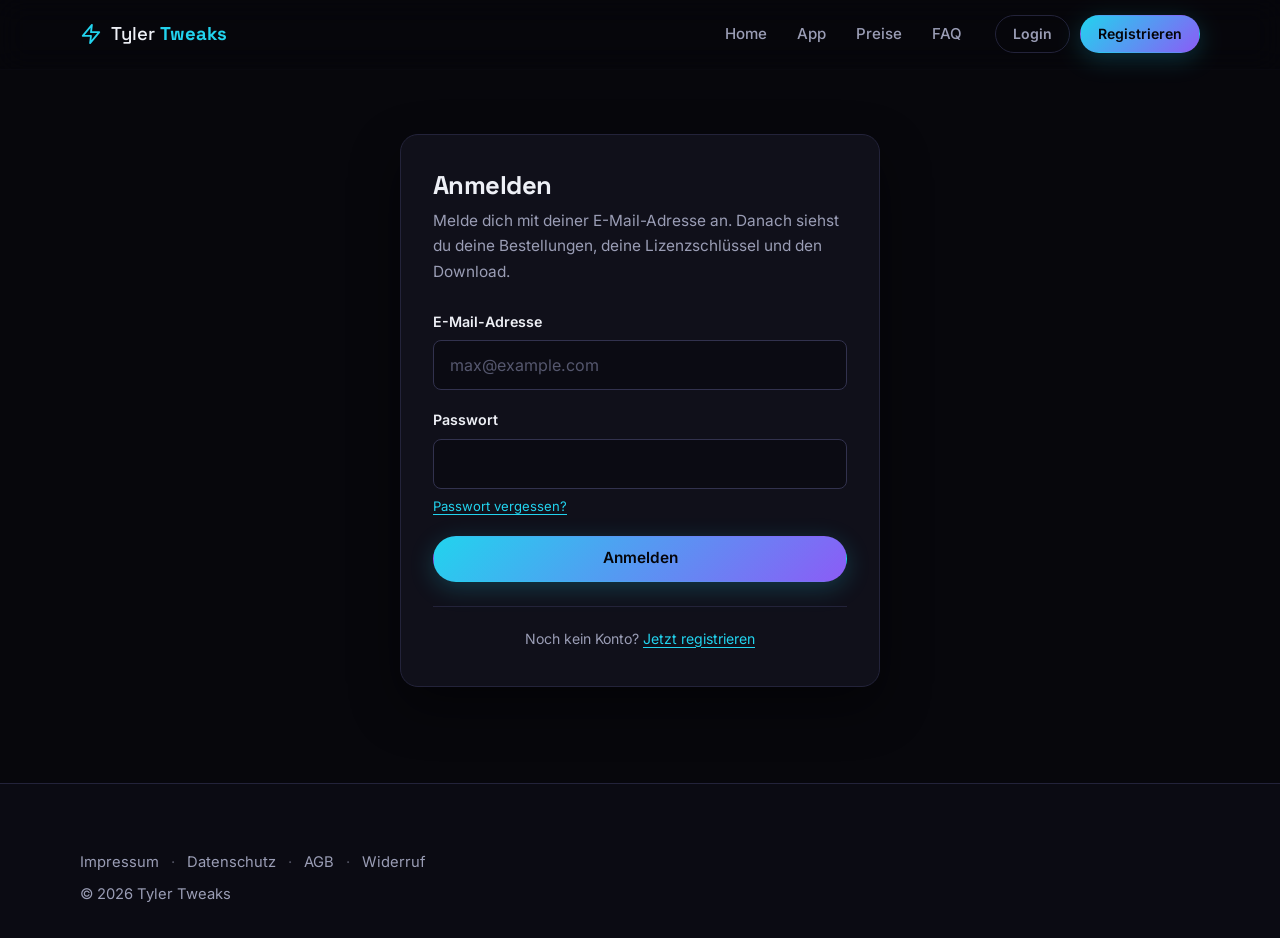
<file: konto.html>
<!DOCTYPE html>
<html lang="de">
<head>
<meta charset="UTF-8">
<meta name="viewport" content="width=device-width, initial-scale=1">
<title>Mein Konto — Tyler Tweaks</title>
<meta name="description" content="Dein Tyler-Tweaks-Kundenbereich: Bestellungen, Lizenzschlüssel und Download.">
<meta name="theme-color" content="#07070c">
<meta name="robots" content="noindex">

<!-- Schriften liegen im Projekt, nicht bei Google. Siehe fonts/LIESMICH.txt -->
<link rel="preload" href="fonts/inter-latin.woff2" as="font" type="font/woff2" crossorigin>
<link rel="preload" href="fonts/space-grotesk-latin.woff2" as="font" type="font/woff2" crossorigin>
<link rel="stylesheet" href="style.css">
</head>
<body>

<a href="#inhalt" class="skip-link">Zum Inhalt springen</a>

<header class="nav" id="nav" data-immer="ja">
  <div class="nav-inner">
    <a href="index.html" class="logo">
      <svg viewBox="0 0 24 24" width="22" height="22" fill="none" stroke="currentColor" stroke-width="2" stroke-linecap="round" stroke-linejoin="round" aria-hidden="true">
        <polygon points="13 2 3 14 12 14 11 22 21 10 12 10 13 2"></polygon>
      </svg>
      <span>Tyler <strong>Tweaks</strong></span>
    </a>

    <nav class="nav-links" id="nav-links" aria-label="Hauptnavigation">
      <a href="index.html">Home</a>
      <a href="index.html#app">App</a>
      <a href="index.html#preise">Preise</a>
      <a href="index.html#faq">FAQ</a>
      <a href="admin.html" id="nav-admin" hidden>Admin</a>
      <span id="nav-auth-mobil"></span>
    </nav>

    <div class="nav-actions">
      <span id="nav-auth" class="nav-auth"></span>
      <button class="nav-toggle" id="nav-toggle" type="button"
              aria-expanded="false" aria-controls="nav-links" aria-label="Menü öffnen">
        <span></span>
      </button>
    </div>
  </div>
</header>

<main id="inhalt" class="account konto">
  <div class="wrap">

    <p class="lade-hinweis" id="laden">Dein Konto wird geladen …</p>

    <div id="konto" hidden>

      <!-- ===== Kopf ===== -->
      <div class="konto-kopf">
        <div>
          <h1>Willkommen zurück, <span id="k-name">…</span></h1>
          <p class="muted" id="k-email">…</p>
        </div>
        <button type="button" class="btn btn-ghost btn-sm" id="abmelden">
          <svg viewBox="0 0 24 24" fill="none" stroke="currentColor" stroke-width="2" stroke-linecap="round" stroke-linejoin="round" aria-hidden="true"><path d="M9 21H5a2 2 0 0 1-2-2V5a2 2 0 0 1 2-2h4"/><path d="m16 17 5-5-5-5"/><path d="M21 12H9"/></svg>
          Abmelden
        </button>
      </div>

      <div class="form-msg" id="meldung" role="alert"></div>

      <!-- ===== Layout ===== -->
      <div class="konto-layout">

        <nav class="konto-nav" id="konto-nav" aria-label="Kundenbereich">
          <button type="button" data-ziel="uebersicht" class="an">
            <svg viewBox="0 0 24 24" fill="none" stroke="currentColor" stroke-width="2" stroke-linecap="round" stroke-linejoin="round" aria-hidden="true"><rect x="3" y="3" width="7" height="9" rx="1"/><rect x="14" y="3" width="7" height="5" rx="1"/><rect x="14" y="12" width="7" height="9" rx="1"/><rect x="3" y="16" width="7" height="5" rx="1"/></svg>
            <span>Übersicht</span>
          </button>
          <button type="button" data-ziel="bestellungen">
            <svg viewBox="0 0 24 24" fill="none" stroke="currentColor" stroke-width="2" stroke-linecap="round" stroke-linejoin="round" aria-hidden="true"><path d="M6 2 3 6v14a2 2 0 0 0 2 2h14a2 2 0 0 0 2-2V6l-3-4z"/><path d="M3 6h18"/><path d="M16 10a4 4 0 0 1-8 0"/></svg>
            <span>Bestellungen</span>
          </button>
          <button type="button" data-ziel="produkte">
            <svg viewBox="0 0 24 24" fill="none" stroke="currentColor" stroke-width="2" stroke-linecap="round" stroke-linejoin="round" aria-hidden="true"><rect x="2" y="3" width="20" height="14" rx="2"/><path d="M8 21h8M12 17v4"/></svg>
            <span>Meine Produkte</span>
          </button>
          <button type="button" data-ziel="lizenzen">
            <svg viewBox="0 0 24 24" fill="none" stroke="currentColor" stroke-width="2" stroke-linecap="round" stroke-linejoin="round" aria-hidden="true"><circle cx="7.5" cy="15.5" r="4.5"/><path d="m10.7 12.3 8.8-8.8"/><path d="m17 6 2 2"/><path d="m14 9 2 2"/></svg>
            <span>Meine Lizenzen</span>
          </button>
          <button type="button" data-ziel="downloads">
            <svg viewBox="0 0 24 24" fill="none" stroke="currentColor" stroke-width="2" stroke-linecap="round" stroke-linejoin="round" aria-hidden="true"><path d="M12 3v12m0 0 4-4m-4 4-4-4"/><path d="M4 20h16"/></svg>
            <span>Downloads</span>
          </button>
          <button type="button" data-ziel="kontodaten">
            <svg viewBox="0 0 24 24" fill="none" stroke="currentColor" stroke-width="2" stroke-linecap="round" stroke-linejoin="round" aria-hidden="true"><path d="M20 21v-2a4 4 0 0 0-4-4H8a4 4 0 0 0-4 4v2"/><circle cx="12" cy="7" r="4"/></svg>
            <span>Kontodaten</span>
          </button>
        </nav>

        <div class="konto-inhalt">

          <!-- ============ ÜBERSICHT ============ -->
          <section class="konto-bereich an" id="bereich-uebersicht">

            <div class="hinweis-kasten ok" id="willkommen-neu" hidden>
              <p><strong>Deine E-Mail-Adresse ist bestätigt.</strong> Dein Konto ist fertig eingerichtet.</p>
            </div>

            <div class="hinweis-kasten" id="mail-offen" hidden>
              <p><strong>Deine E-Mail-Adresse ist noch nicht bestätigt.</strong>
                 Klick auf den Link in der Bestätigungsmail — erst danach kannst du kaufen.</p>
            </div>

            <!-- Schlüssel und Download direkt beim Anmelden, ohne Umweg -->
            <div id="u-schnellzugriff" hidden></div>

            <h2 class="bereich-titel">Deine Produkte</h2>
            <div id="u-produkte" class="produkt-gitter"></div>

            <h2 class="bereich-titel">Letzte Bestellung</h2>
            <div id="u-bestellung"></div>
          </section>

          <!-- ============ BESTELLUNGEN ============ -->
          <section class="konto-bereich" id="bereich-bestellungen" hidden>
            <h2 class="bereich-titel">Meine Bestellungen</h2>
            <div id="b-liste"></div>
          </section>

          <!-- ============ PRODUKTE ============ -->
          <section class="konto-bereich" id="bereich-produkte" hidden>
            <h2 class="bereich-titel">Meine Produkte</h2>
            <div id="p-liste" class="produkt-gitter"></div>
          </section>

          <!-- ============ LIZENZEN ============ -->
          <section class="konto-bereich" id="bereich-lizenzen" hidden>
            <h2 class="bereich-titel">Meine Lizenzen</h2>
            <p class="bereich-sub">
              Diesen Schlüssel gibst du beim ersten Start der Tweak App ein.
              Er wird dabei an deinen PC gebunden.
            </p>
            <div id="l-liste"></div>
          </section>

          <!-- ============ DOWNLOADS ============ -->
          <section class="konto-bereich" id="bereich-downloads" hidden>
            <h2 class="bereich-titel">Downloads</h2>
            <div id="d-inhalt"></div>

            <section class="panel" style="margin-top:20px">
              <h2>Was sich zuletzt geändert hat</h2>
              <ul class="loglist" id="changelog"></ul>
            </section>
          </section>

          <!-- ============ KONTODATEN ============ -->
          <section class="konto-bereich" id="bereich-kontodaten" hidden>
            <h2 class="bereich-titel">Kontodaten</h2>

            <section class="panel">
              <div class="form-msg" id="konto-meldung" role="alert"></div>

              <form id="form-konto" novalidate>
                <div class="field">
                  <label for="kd-name">Name</label>
                  <input type="text" id="kd-name" class="eingabe-text" autocomplete="name" required>
                </div>

                <div class="field">
                  <label for="kd-email">E-Mail-Adresse</label>
                  <input type="email" id="kd-email" class="eingabe-text" disabled>
                  <p class="hint">
                    Die Adresse lässt sich hier nicht ändern — sie hängt an deinen
                    Lizenzen. Schreib mir auf Discord <strong class="discord-name">tyler061312</strong>,
                    wenn du sie wechseln möchtest.
                  </p>
                </div>

                <ul class="speclist" style="margin-bottom:20px">
                  <li><span class="k">Kunde seit</span><span class="v" id="kd-seit">—</span></li>
                  <li><span class="k">Bestellungen</span><span class="v" id="kd-bestellungen">—</span></li>
                  <li><span class="k">Lizenzen</span><span class="v" id="kd-lizenzen">—</span></li>
                </ul>

                <button type="submit" class="btn btn-primary">Änderungen speichern</button>
              </form>
            </section>

            <section class="panel" style="margin-top:20px">
              <h2>Passwort ändern</h2>
              <p class="muted" style="font-size:.93rem">
                Aus Sicherheitsgründen läuft das über einen Link per E-Mail —
                so kann niemand dein Passwort ändern, der kurz an deinem Rechner sitzt.
              </p>
              <button type="button" class="btn btn-outline" id="passwort-aendern">
                Link zum Ändern anfordern
              </button>
            </section>

            <section class="panel" style="margin-top:20px">
              <h2>Hilfe &amp; Kontakt</h2>
              <p class="muted" style="font-size:.93rem">
                Etwas funktioniert nicht, oder du hast den PC gewechselt?
                Schreib mir auf Discord <strong class="discord-name">tyler061312</strong>.
                Der Umzug auf ein anderes Gerät kostet nichts.
              </p>
              <a href="index.html#faq" class="btn btn-outline">Häufige Fragen ansehen</a>
            </section>
          </section>

        </div>
      </div>
    </div>
  </div>
</main>

<footer class="footer">
  <div class="wrap">
    <p class="rechtslinks">
      <a href="impressum.html">Impressum</a>
      <span aria-hidden="true">&#183;</span>
      <a href="datenschutz.html">Datenschutz</a>
      <span aria-hidden="true">&#183;</span>
      <a href="agb.html">AGB</a>
      <span aria-hidden="true">&#183;</span>
      <a href="widerruf.html">Widerruf</a>
    </p>
    <p class="copy">© <span id="year">2026</span> Tyler Tweaks</p>
  </div>
</footer>

<script src="js/supabase-js-2.45.4.js"></script>
<script src="konfig.js"></script>
<script src="tt-backend.js"></script>
<script src="konto.js"></script>
</body>
</html>
</file>
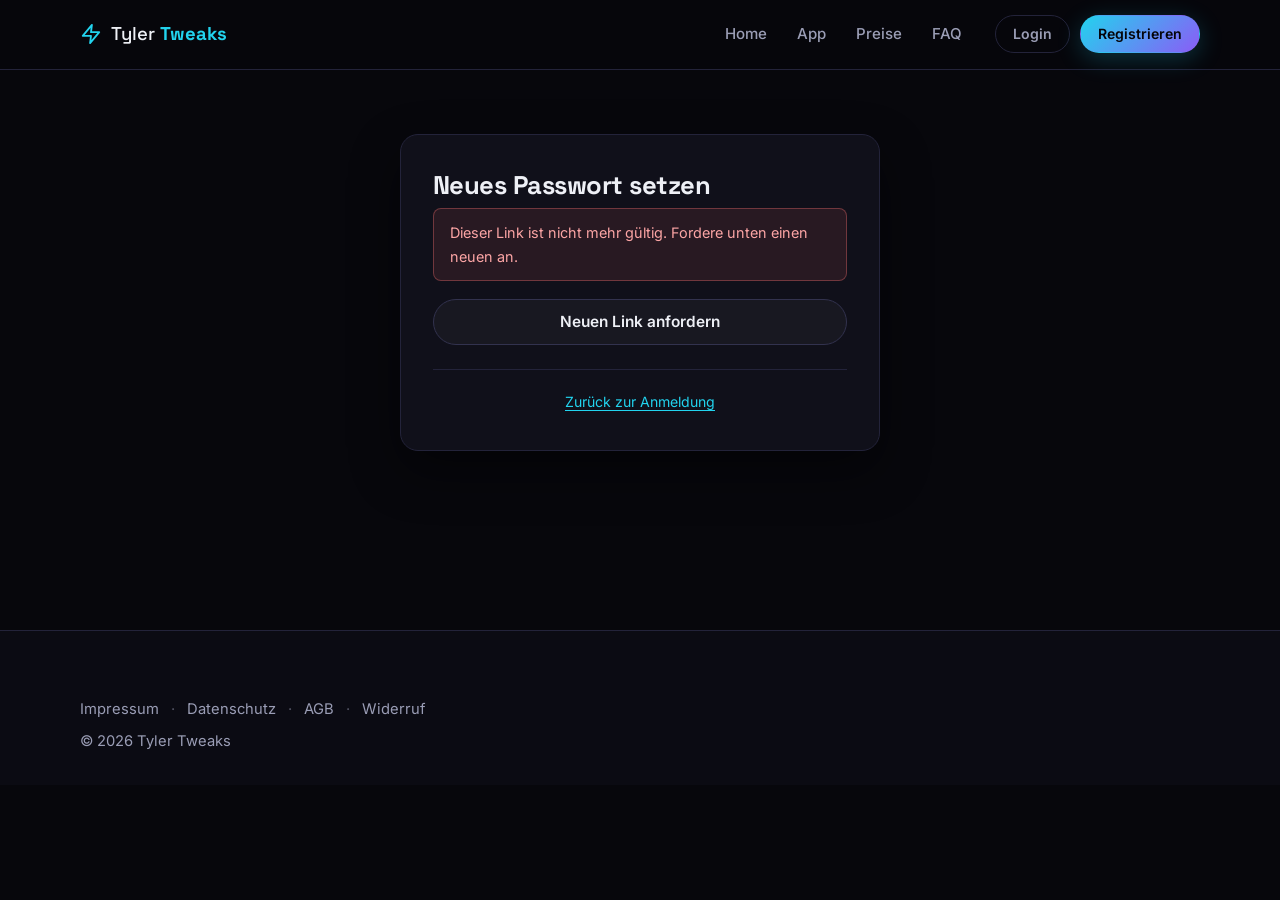
<file: passwort-neu.html>
<!DOCTYPE html>
<html lang="de">
<head>
<meta charset="UTF-8">
<meta name="viewport" content="width=device-width, initial-scale=1">
<title>Neues Passwort — Tyler Tweaks</title>
<meta name="theme-color" content="#07070c">
<meta name="robots" content="noindex">

<!-- Schriften liegen im Projekt, nicht bei Google. Siehe fonts/LIESMICH.txt -->
<link rel="preload" href="fonts/inter-latin.woff2" as="font" type="font/woff2" crossorigin>
<link rel="preload" href="fonts/space-grotesk-latin.woff2" as="font" type="font/woff2" crossorigin>
<link rel="stylesheet" href="style.css">
</head>
<body>

<a href="#inhalt" class="skip-link">Zum Inhalt springen</a>

<header class="nav" id="nav" data-immer="ja">
  <div class="nav-inner">
    <a href="index.html" class="logo">
      <svg viewBox="0 0 24 24" width="22" height="22" fill="none" stroke="currentColor" stroke-width="2" stroke-linecap="round" stroke-linejoin="round" aria-hidden="true">
        <polygon points="13 2 3 14 12 14 11 22 21 10 12 10 13 2"></polygon>
      </svg>
      <span>Tyler <strong>Tweaks</strong></span>
    </a>

    <nav class="nav-links" id="nav-links" aria-label="Hauptnavigation">
      <a href="index.html">Home</a>
      <a href="index.html#app">App</a>
      <a href="index.html#preise">Preise</a>
      <a href="index.html#faq">FAQ</a>
      <span id="nav-auth-mobil"></span>
    </nav>

    <div class="nav-actions">
      <span id="nav-auth" class="nav-auth"></span>
      <button class="nav-toggle" id="nav-toggle" type="button"
              aria-expanded="false" aria-controls="nav-links" aria-label="Menü öffnen">
        <span></span>
      </button>
    </div>
  </div>
</header>

<main id="inhalt" class="account">
  <div class="wrap">
    <div class="login-card">

      <h1>Neues Passwort setzen</h1>

      <div class="form-msg" id="meldung" role="alert"></div>

      <p class="sub" id="pruefe-link">Link wird geprüft …</p>

      <form id="form-passwort-neu" novalidate hidden>
        <div class="field">
          <label for="passwort">Neues Passwort</label>
          <input type="password" id="passwort" name="passwort" class="eingabe-text"
                 autocomplete="new-password" minlength="8" required>
          <p class="hint">Mindestens 8 Zeichen.</p>
        </div>

        <div class="field">
          <label for="passwort2">Passwort bestätigen</label>
          <input type="password" id="passwort2" name="passwort2" class="eingabe-text"
                 autocomplete="new-password" minlength="8" required>
        </div>

        <button type="submit" class="btn btn-primary btn-block">Passwort speichern</button>
      </form>

      <div id="neu-anfordern" hidden>
        <a href="passwort-vergessen.html" class="btn btn-outline btn-block">
          Neuen Link anfordern
        </a>
      </div>

      <p class="login-foot">
        <a href="anmelden.html">Zurück zur Anmeldung</a>
      </p>
    </div>
  </div>
</main>

<footer class="footer">
  <div class="wrap">
    <p class="rechtslinks">
      <a href="impressum.html">Impressum</a>
      <span aria-hidden="true">&#183;</span>
      <a href="datenschutz.html">Datenschutz</a>
      <span aria-hidden="true">&#183;</span>
      <a href="agb.html">AGB</a>
      <span aria-hidden="true">&#183;</span>
      <a href="widerruf.html">Widerruf</a>
    </p>
    <p class="copy">© <span id="year">2026</span> Tyler Tweaks</p>
  </div>
</footer>

<script src="js/supabase-js-2.45.4.js"></script>
<script src="konfig.js"></script>
<script src="tt-backend.js"></script>
<script src="auth.js"></script>
</body>
</html>
</file>
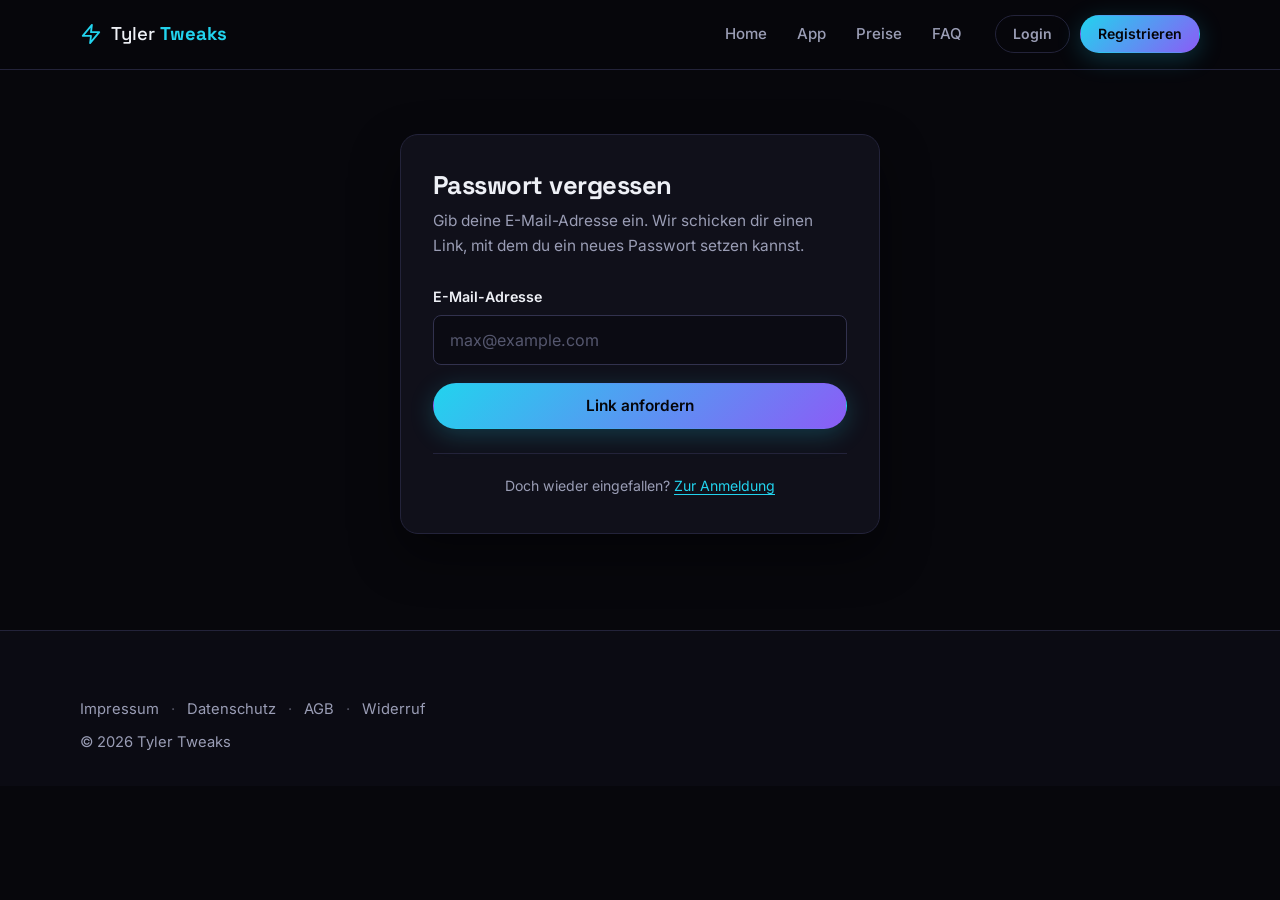
<file: passwort-vergessen.html>
<!DOCTYPE html>
<html lang="de">
<head>
<meta charset="UTF-8">
<meta name="viewport" content="width=device-width, initial-scale=1">
<title>Passwort vergessen — Tyler Tweaks</title>
<meta name="theme-color" content="#07070c">
<meta name="robots" content="noindex">

<!-- Schriften liegen im Projekt, nicht bei Google. Siehe fonts/LIESMICH.txt -->
<link rel="preload" href="fonts/inter-latin.woff2" as="font" type="font/woff2" crossorigin>
<link rel="preload" href="fonts/space-grotesk-latin.woff2" as="font" type="font/woff2" crossorigin>
<link rel="stylesheet" href="style.css">
</head>
<body>

<a href="#inhalt" class="skip-link">Zum Inhalt springen</a>

<header class="nav" id="nav" data-immer="ja">
  <div class="nav-inner">
    <a href="index.html" class="logo">
      <svg viewBox="0 0 24 24" width="22" height="22" fill="none" stroke="currentColor" stroke-width="2" stroke-linecap="round" stroke-linejoin="round" aria-hidden="true">
        <polygon points="13 2 3 14 12 14 11 22 21 10 12 10 13 2"></polygon>
      </svg>
      <span>Tyler <strong>Tweaks</strong></span>
    </a>

    <nav class="nav-links" id="nav-links" aria-label="Hauptnavigation">
      <a href="index.html">Home</a>
      <a href="index.html#app">App</a>
      <a href="index.html#preise">Preise</a>
      <a href="index.html#faq">FAQ</a>
      <a href="admin.html" id="nav-admin" hidden>Admin</a>
      <span id="nav-auth-mobil"></span>
    </nav>

    <div class="nav-actions">
      <span id="nav-auth" class="nav-auth"></span>
      <button class="nav-toggle" id="nav-toggle" type="button"
              aria-expanded="false" aria-controls="nav-links" aria-label="Menü öffnen">
        <span></span>
      </button>
    </div>
  </div>
</header>

<main id="inhalt" class="account">
  <div class="wrap">
    <div class="login-card">

      <h1>Passwort vergessen</h1>
      <p class="sub">
        Gib deine E-Mail-Adresse ein. Wir schicken dir einen Link, mit dem du ein
        neues Passwort setzen kannst.
      </p>

      <div class="form-msg" id="meldung" role="alert"></div>

      <form id="form-passwort-vergessen" novalidate>
        <div class="field">
          <label for="email">E-Mail-Adresse</label>
          <input type="email" id="email" name="email" class="eingabe-text"
                 autocomplete="email" placeholder="max@example.com"
                 spellcheck="false" required>
        </div>

        <button type="submit" class="btn btn-primary btn-block">Link anfordern</button>
      </form>

      <div id="nach-anforderung" hidden>
        <div class="erfolg-kasten">
          <div class="erfolg-symbol" aria-hidden="true">
            <svg viewBox="0 0 24 24" fill="none" stroke="currentColor" stroke-width="2" stroke-linecap="round" stroke-linejoin="round">
              <rect x="2" y="4" width="20" height="16" rx="2"/><path d="m2 7 10 6 10-6"/>
            </svg>
          </div>
          <h2>Mail ist unterwegs</h2>
          <p>
            Falls für <strong id="gesendet-an">diese Adresse</strong> ein Konto besteht,
            liegt der Link gleich im Postfach. Er ist eine Stunde gültig.
          </p>
          <p class="muted">Sieh auch im Spam-Ordner nach.</p>
          <a href="anmelden.html" class="btn btn-outline btn-block">Zurück zur Anmeldung</a>
        </div>
      </div>

      <p class="login-foot">
        Doch wieder eingefallen? <a href="anmelden.html">Zur Anmeldung</a>
      </p>
    </div>
  </div>
</main>

<footer class="footer">
  <div class="wrap">
    <p class="rechtslinks">
      <a href="impressum.html">Impressum</a>
      <span aria-hidden="true">&#183;</span>
      <a href="datenschutz.html">Datenschutz</a>
      <span aria-hidden="true">&#183;</span>
      <a href="agb.html">AGB</a>
      <span aria-hidden="true">&#183;</span>
      <a href="widerruf.html">Widerruf</a>
    </p>
    <p class="copy">© <span id="year">2026</span> Tyler Tweaks</p>
  </div>
</footer>

<script src="js/supabase-js-2.45.4.js"></script>
<script src="konfig.js"></script>
<script src="tt-backend.js"></script>
<script src="auth.js"></script>
</body>
</html>
</file>
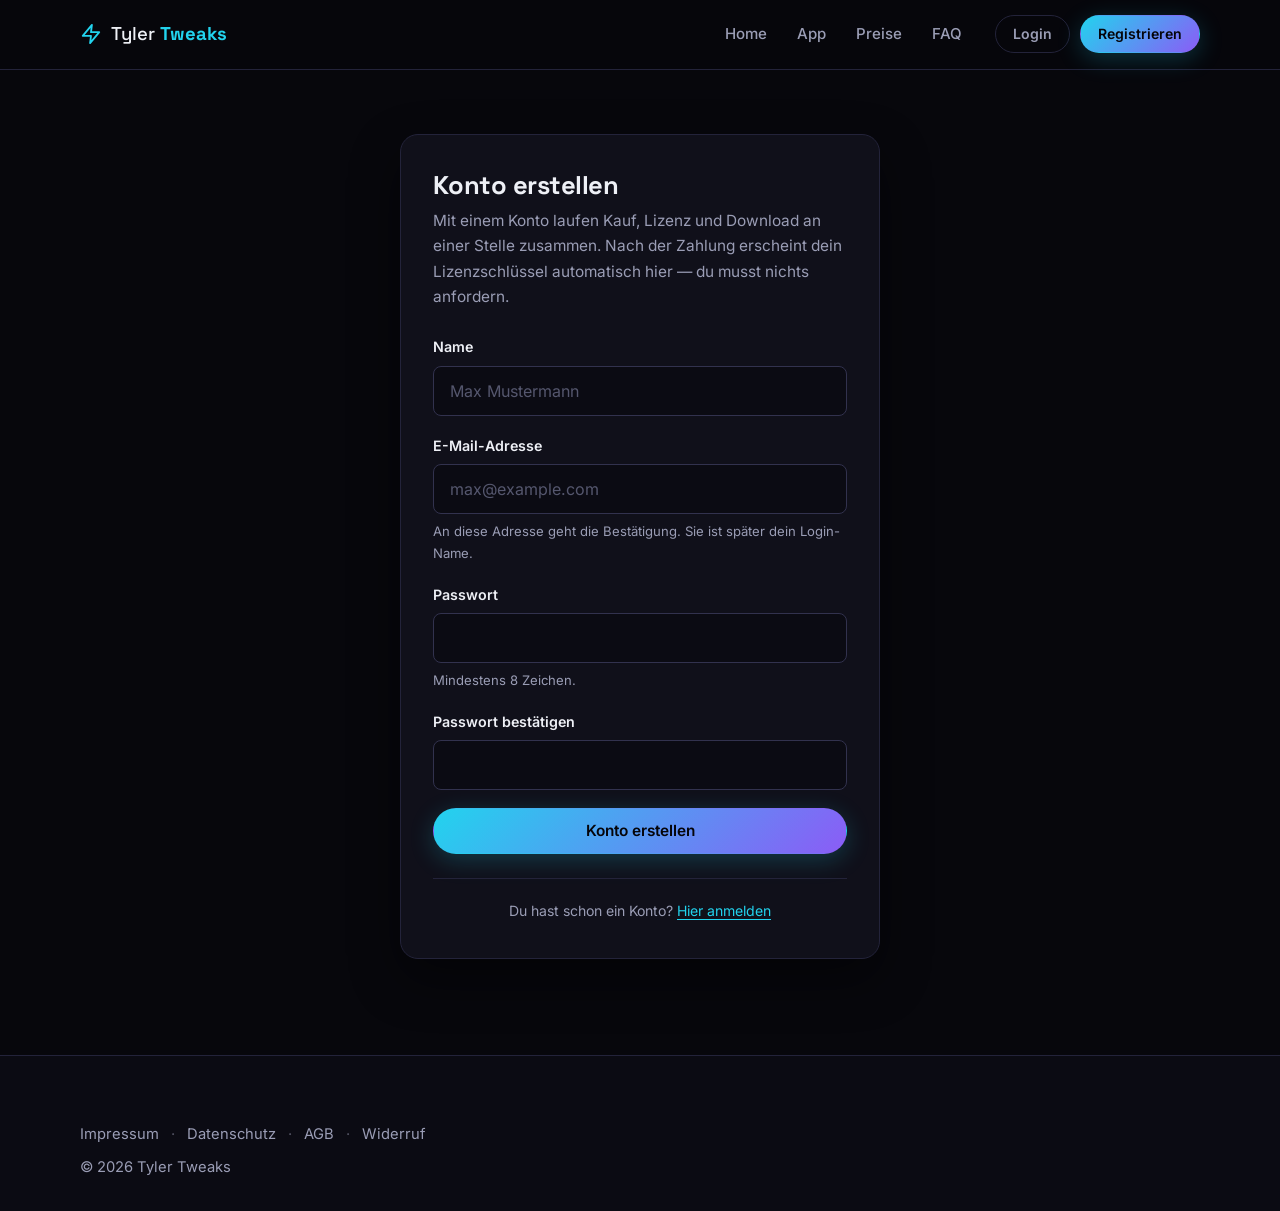
<file: registrieren.html>
<!DOCTYPE html>
<html lang="de">
<head>
<meta charset="UTF-8">
<meta name="viewport" content="width=device-width, initial-scale=1">
<title>Konto erstellen — Tyler Tweaks</title>
<meta name="description" content="Erstelle dein Tyler-Tweaks-Konto. Nach dem Kauf erscheinen Lizenz und Download automatisch in deinem Kundenbereich.">
<meta name="theme-color" content="#07070c">
<meta name="robots" content="noindex">

<!-- Schriften liegen im Projekt, nicht bei Google. Siehe fonts/LIESMICH.txt -->
<link rel="preload" href="fonts/inter-latin.woff2" as="font" type="font/woff2" crossorigin>
<link rel="preload" href="fonts/space-grotesk-latin.woff2" as="font" type="font/woff2" crossorigin>
<link rel="stylesheet" href="style.css">
</head>
<body>

<a href="#inhalt" class="skip-link">Zum Inhalt springen</a>

<header class="nav" id="nav" data-immer="ja">
  <div class="nav-inner">
    <a href="index.html" class="logo">
      <svg viewBox="0 0 24 24" width="22" height="22" fill="none" stroke="currentColor" stroke-width="2" stroke-linecap="round" stroke-linejoin="round" aria-hidden="true">
        <polygon points="13 2 3 14 12 14 11 22 21 10 12 10 13 2"></polygon>
      </svg>
      <span>Tyler <strong>Tweaks</strong></span>
    </a>

    <nav class="nav-links" id="nav-links" aria-label="Hauptnavigation">
      <a href="index.html">Home</a>
      <a href="index.html#app">App</a>
      <a href="index.html#preise">Preise</a>
      <a href="index.html#faq">FAQ</a>
      <a href="admin.html" id="nav-admin" hidden>Admin</a>
      <span id="nav-auth-mobil"></span>
    </nav>

    <div class="nav-actions">
      <span id="nav-auth" class="nav-auth"></span>
      <button class="nav-toggle" id="nav-toggle" type="button"
              aria-expanded="false" aria-controls="nav-links" aria-label="Menü öffnen">
        <span></span>
      </button>
    </div>
  </div>
</header>

<main id="inhalt" class="account">
  <div class="wrap">
    <div class="login-card">

      <h1>Konto erstellen</h1>
      <p class="sub">
        Mit einem Konto laufen Kauf, Lizenz und Download an einer Stelle zusammen.
        Nach der Zahlung erscheint dein Lizenzschlüssel automatisch hier — du musst
        nichts anfordern.
      </p>

      <div class="form-msg" id="meldung" role="alert"></div>

      <form id="form-registrieren" novalidate>
        <div class="field">
          <label for="name">Name</label>
          <input type="text" id="name" name="name" class="eingabe-text"
                 autocomplete="name" placeholder="Max Mustermann" required>
        </div>

        <div class="field">
          <label for="email">E-Mail-Adresse</label>
          <input type="email" id="email" name="email" class="eingabe-text"
                 autocomplete="email" placeholder="max@example.com"
                 spellcheck="false" required>
          <p class="hint">An diese Adresse geht die Bestätigung. Sie ist später dein Login-Name.</p>
        </div>

        <div class="field">
          <label for="passwort">Passwort</label>
          <input type="password" id="passwort" name="passwort" class="eingabe-text"
                 autocomplete="new-password" minlength="8" required>
          <p class="hint">Mindestens 8 Zeichen.</p>
        </div>

        <div class="field">
          <label for="passwort2">Passwort bestätigen</label>
          <input type="password" id="passwort2" name="passwort2" class="eingabe-text"
                 autocomplete="new-password" minlength="8" required>
        </div>

        <button type="submit" class="btn btn-primary btn-block">Konto erstellen</button>
      </form>

      <!-- Nach erfolgreicher Registrierung -->
      <div id="nach-registrierung" hidden>
        <div class="erfolg-kasten">
          <div class="erfolg-symbol" aria-hidden="true">
            <svg viewBox="0 0 24 24" fill="none" stroke="currentColor" stroke-width="2" stroke-linecap="round" stroke-linejoin="round">
              <rect x="2" y="4" width="20" height="16" rx="2"/><path d="m2 7 10 6 10-6"/>
            </svg>
          </div>
          <h2>Fast geschafft</h2>
          <p>
            Wir haben eine Bestätigungsmail an <strong id="gesendet-an">deine Adresse</strong>
            geschickt. Klick auf den Link darin, dann ist dein Konto freigeschaltet.
          </p>
          <p class="muted">
            Nichts angekommen? Sieh im Spam-Ordner nach. Die Mail kann ein bis zwei
            Minuten brauchen.
          </p>
          <a href="anmelden.html" class="btn btn-outline btn-block">Zur Anmeldung</a>
        </div>
      </div>

      <p class="login-foot">
        Du hast schon ein Konto? <a href="anmelden.html">Hier anmelden</a>
      </p>
    </div>
  </div>
</main>

<footer class="footer">
  <div class="wrap">
    <p class="rechtslinks">
      <a href="impressum.html">Impressum</a>
      <span aria-hidden="true">&#183;</span>
      <a href="datenschutz.html">Datenschutz</a>
      <span aria-hidden="true">&#183;</span>
      <a href="agb.html">AGB</a>
      <span aria-hidden="true">&#183;</span>
      <a href="widerruf.html">Widerruf</a>
    </p>
    <p class="copy">© <span id="year">2026</span> Tyler Tweaks</p>
  </div>
</footer>

<script src="js/supabase-js-2.45.4.js"></script>
<script src="konfig.js"></script>
<script src="tt-backend.js"></script>
<script src="auth.js"></script>
</body>
</html>
</file>
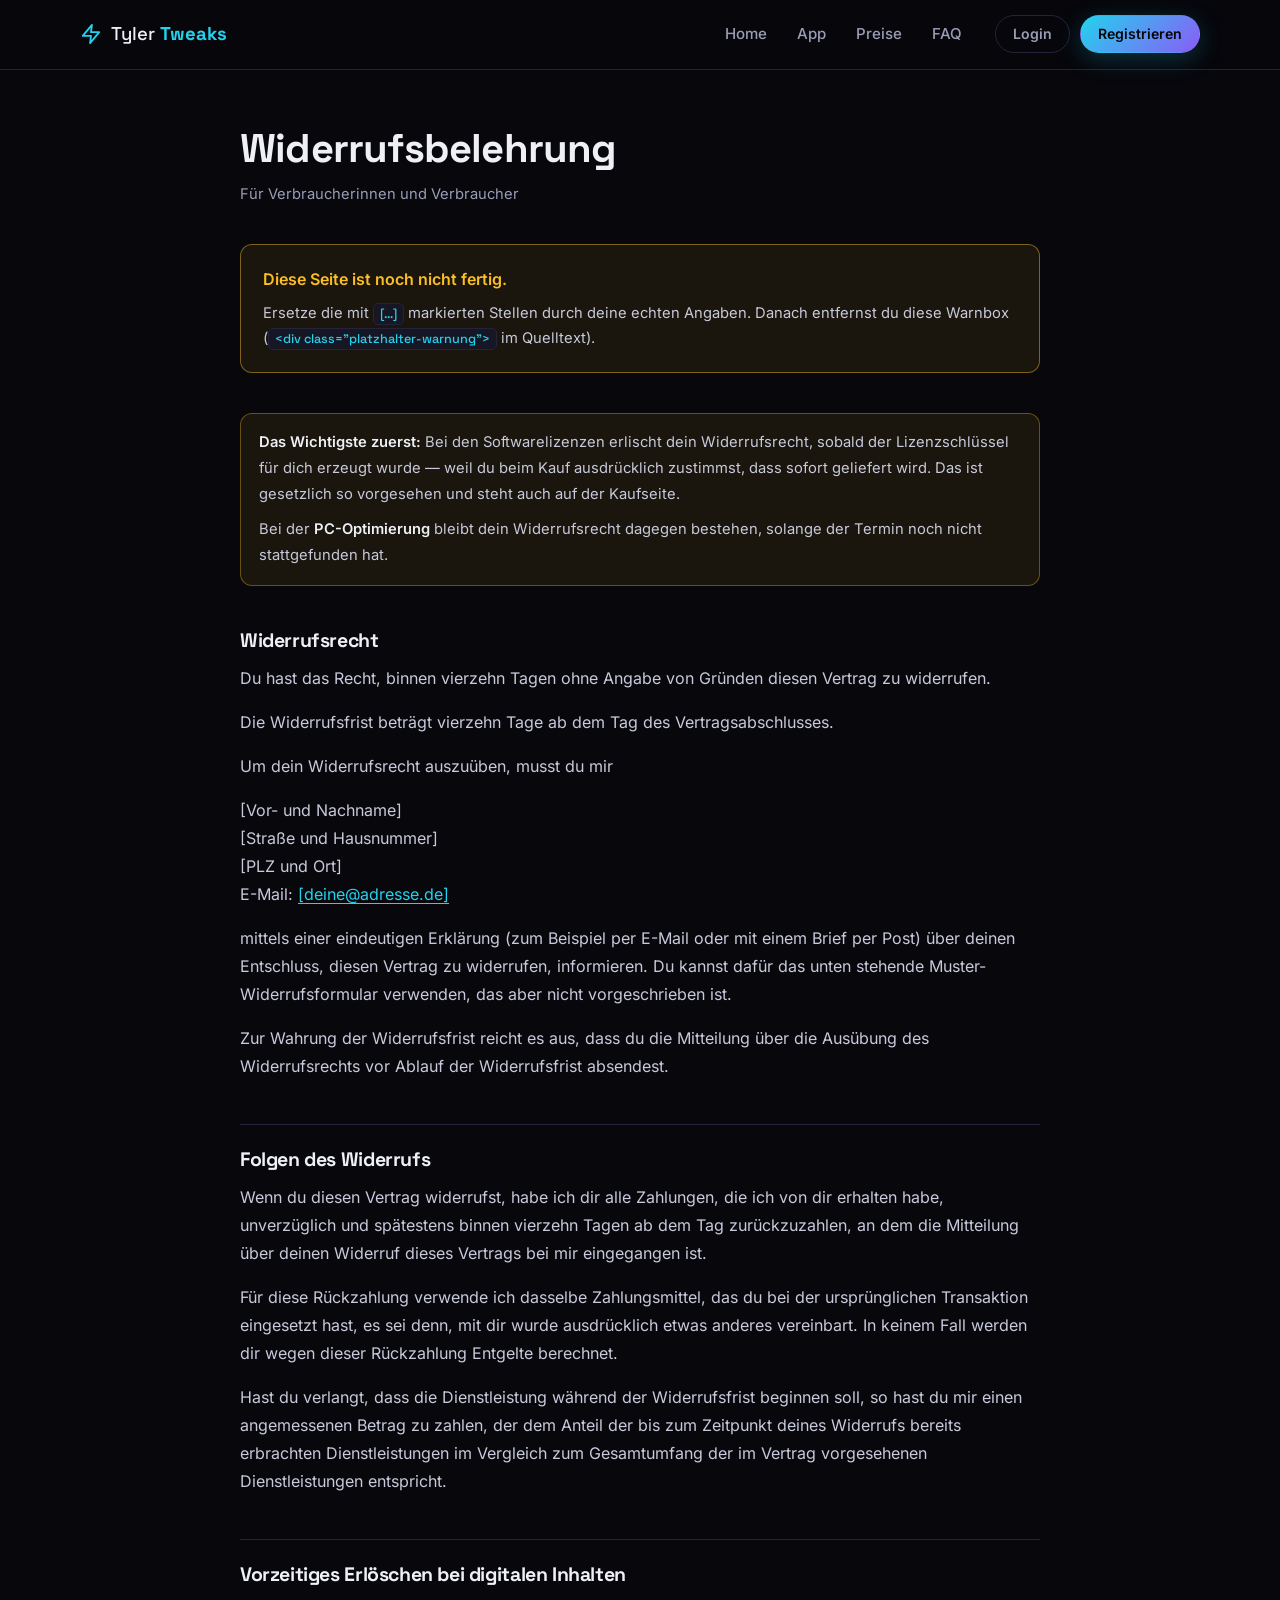
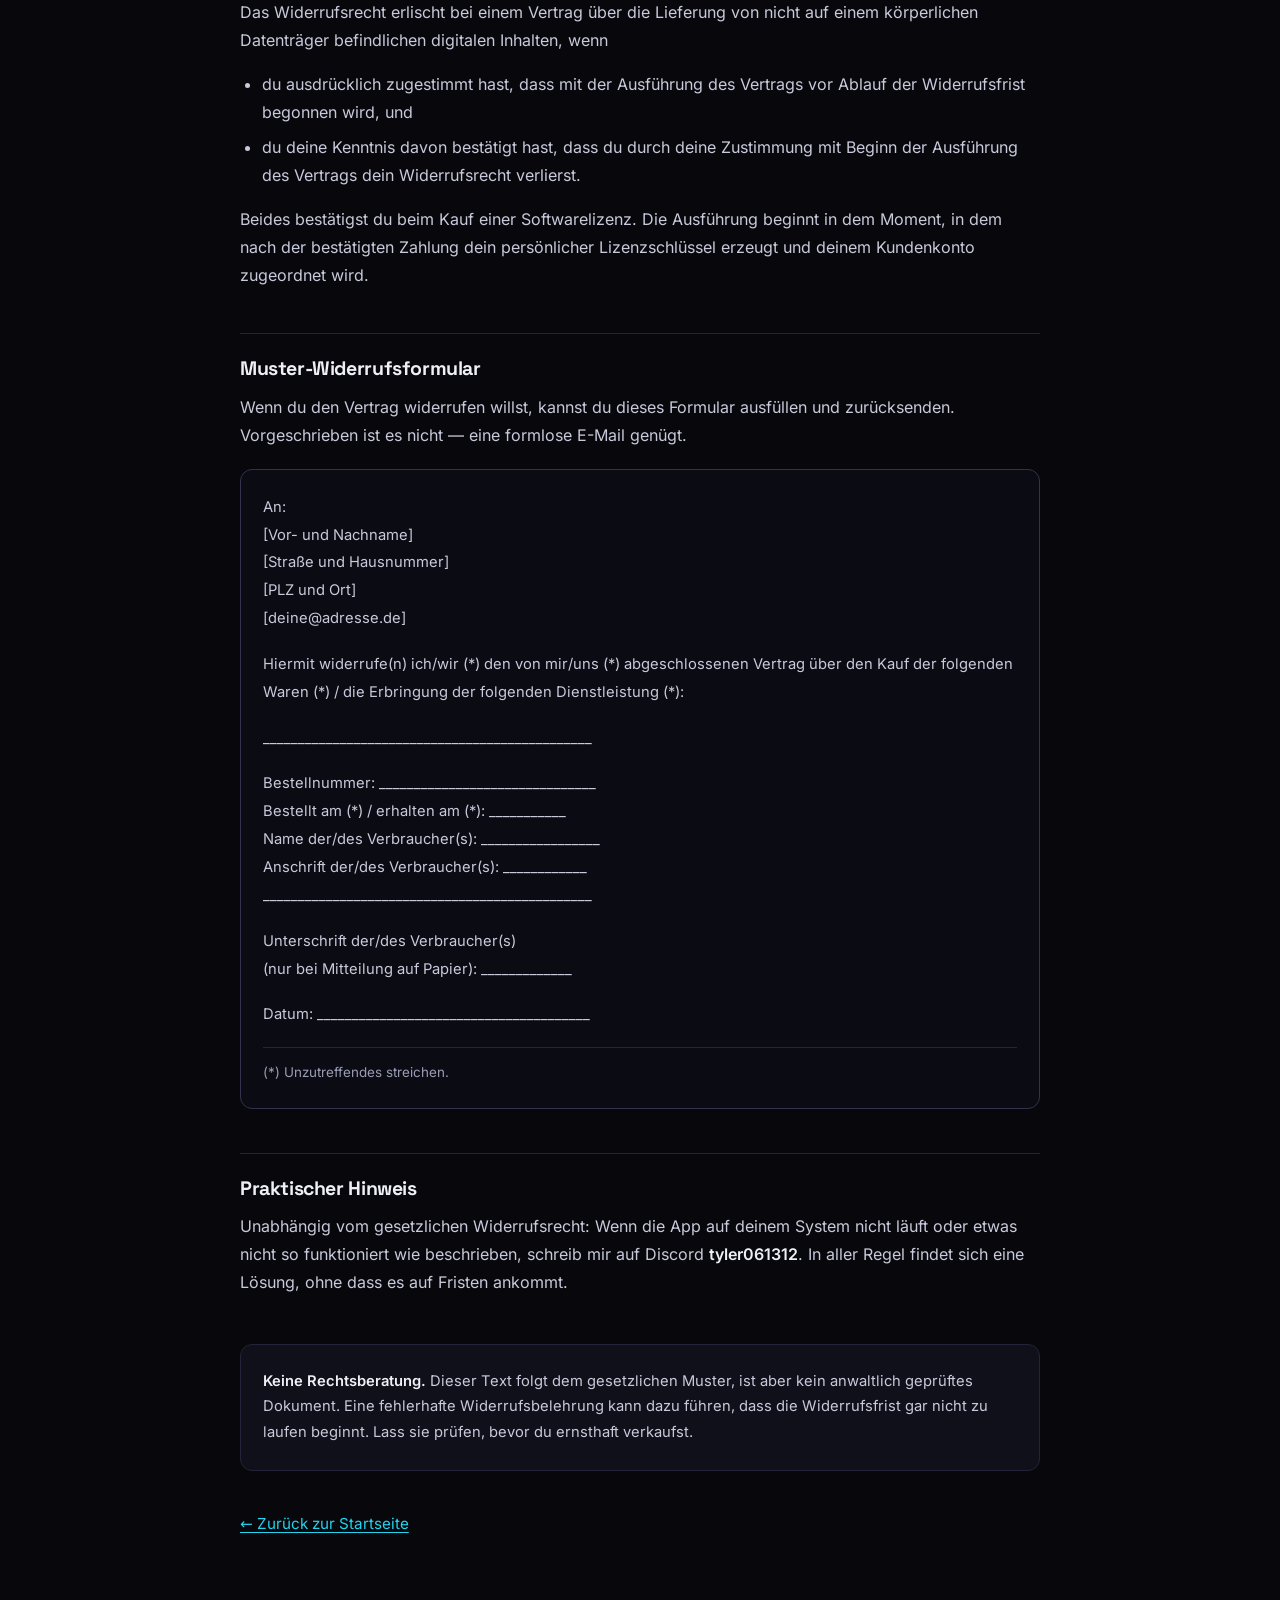
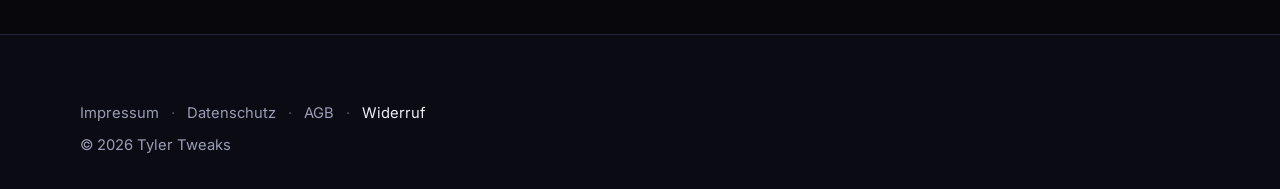
<file: widerruf.html>
<!DOCTYPE html>
<html lang="de">
<head>
<meta charset="UTF-8">
<meta name="viewport" content="width=device-width, initial-scale=1">
<title>Widerrufsbelehrung — Tyler Tweaks</title>
<meta name="description" content="Widerrufsrecht, Fristen und Muster-Widerrufsformular.">
<meta name="theme-color" content="#07070c">

<!-- Schriften liegen im Projekt, nicht bei Google. Siehe fonts/LIESMICH.txt -->
<link rel="preload" href="fonts/inter-latin.woff2" as="font" type="font/woff2" crossorigin>
<link rel="preload" href="fonts/space-grotesk-latin.woff2" as="font" type="font/woff2" crossorigin>
<link rel="stylesheet" href="style.css">
</head>
<body>

<a href="#inhalt" class="skip-link">Zum Inhalt springen</a>

<header class="nav" id="nav" data-immer="ja">
  <div class="nav-inner">
    <a href="index.html" class="logo">
      <svg viewBox="0 0 24 24" width="22" height="22" fill="none" stroke="currentColor" stroke-width="2" stroke-linecap="round" stroke-linejoin="round" aria-hidden="true">
        <polygon points="13 2 3 14 12 14 11 22 21 10 12 10 13 2"></polygon>
      </svg>
      <span>Tyler <strong>Tweaks</strong></span>
    </a>

    <nav class="nav-links" id="nav-links" aria-label="Hauptnavigation">
      <a href="index.html">Home</a>
      <a href="index.html#app">App</a>
      <a href="index.html#preise">Preise</a>
      <a href="index.html#faq">FAQ</a>
      <a href="admin.html" id="nav-admin" hidden>Admin</a>
      <span id="nav-auth-mobil"></span>
    </nav>

    <div class="nav-actions">
      <span id="nav-auth" class="nav-auth"></span>
      <button class="nav-toggle" id="nav-toggle" type="button"
              aria-expanded="false" aria-controls="nav-links" aria-label="Menü öffnen">
        <span></span>
      </button>
    </div>
  </div>
</header>

<main id="inhalt" class="rechtstext">
  <div class="wrap wrap-narrow">

    <h1>Widerrufsbelehrung</h1>
    <p class="stand">Für Verbraucherinnen und Verbraucher</p>

    <div class="platzhalter-warnung" role="note">
      <strong>Diese Seite ist noch nicht fertig.</strong>
      <p>
        Ersetze die mit <code>[…]</code> markierten Stellen durch deine echten
        Angaben. Danach entfernst du diese Warnbox
        (<code>&lt;div class="platzhalter-warnung"&gt;</code> im Quelltext).
      </p>
    </div>

    <div class="hinweis-kasten warn">
      <p>
        <strong>Das Wichtigste zuerst:</strong> Bei den Softwarelizenzen erlischt
        dein Widerrufsrecht, sobald der Lizenzschlüssel für dich erzeugt wurde —
        weil du beim Kauf ausdrücklich zustimmst, dass sofort geliefert wird.
        Das ist gesetzlich so vorgesehen und steht auch auf der Kaufseite.
      </p>
      <p>
        Bei der <strong>PC-Optimierung</strong> bleibt dein Widerrufsrecht
        dagegen bestehen, solange der Termin noch nicht stattgefunden hat.
      </p>
    </div>

    <h2>Widerrufsrecht</h2>
    <p>
      Du hast das Recht, binnen vierzehn Tagen ohne Angabe von Gründen diesen
      Vertrag zu widerrufen.
    </p>
    <p>
      Die Widerrufsfrist beträgt vierzehn Tage ab dem Tag des Vertragsabschlusses.
    </p>
    <p>
      Um dein Widerrufsrecht auszuüben, musst du mir
    </p>
    <p>
      [Vor- und Nachname]<br>
      [Straße und Hausnummer]<br>
      [PLZ und Ort]<br>
      E-Mail: <a href="mailto:[deine@adresse.de]">[deine@adresse.de]</a>
    </p>
    <p>
      mittels einer eindeutigen Erklärung (zum Beispiel per E-Mail oder mit einem
      Brief per Post) über deinen Entschluss, diesen Vertrag zu widerrufen,
      informieren. Du kannst dafür das unten stehende Muster-Widerrufsformular
      verwenden, das aber nicht vorgeschrieben ist.
    </p>
    <p>
      Zur Wahrung der Widerrufsfrist reicht es aus, dass du die Mitteilung über
      die Ausübung des Widerrufsrechts vor Ablauf der Widerrufsfrist absendest.
    </p>

    <h2>Folgen des Widerrufs</h2>
    <p>
      Wenn du diesen Vertrag widerrufst, habe ich dir alle Zahlungen, die ich von
      dir erhalten habe, unverzüglich und spätestens binnen vierzehn Tagen ab dem
      Tag zurückzuzahlen, an dem die Mitteilung über deinen Widerruf dieses
      Vertrags bei mir eingegangen ist.
    </p>
    <p>
      Für diese Rückzahlung verwende ich dasselbe Zahlungsmittel, das du bei der
      ursprünglichen Transaktion eingesetzt hast, es sei denn, mit dir wurde
      ausdrücklich etwas anderes vereinbart. In keinem Fall werden dir wegen
      dieser Rückzahlung Entgelte berechnet.
    </p>
    <p>
      Hast du verlangt, dass die Dienstleistung während der Widerrufsfrist
      beginnen soll, so hast du mir einen angemessenen Betrag zu zahlen, der dem
      Anteil der bis zum Zeitpunkt deines Widerrufs bereits erbrachten
      Dienstleistungen im Vergleich zum Gesamtumfang der im Vertrag vorgesehenen
      Dienstleistungen entspricht.
    </p>

    <h2>Vorzeitiges Erlöschen bei digitalen Inhalten</h2>
    <p>
      Das Widerrufsrecht erlischt bei einem Vertrag über die Lieferung von nicht
      auf einem körperlichen Datenträger befindlichen digitalen Inhalten, wenn
    </p>
    <ul>
      <li>
        du ausdrücklich zugestimmt hast, dass mit der Ausführung des Vertrags vor
        Ablauf der Widerrufsfrist begonnen wird, und
      </li>
      <li>
        du deine Kenntnis davon bestätigt hast, dass du durch deine Zustimmung
        mit Beginn der Ausführung des Vertrags dein Widerrufsrecht verlierst.
      </li>
    </ul>
    <p>
      Beides bestätigst du beim Kauf einer Softwarelizenz. Die Ausführung beginnt
      in dem Moment, in dem nach der bestätigten Zahlung dein persönlicher
      Lizenzschlüssel erzeugt und deinem Kundenkonto zugeordnet wird.
    </p>

    <h2>Muster-Widerrufsformular</h2>
    <p>
      Wenn du den Vertrag widerrufen willst, kannst du dieses Formular ausfüllen
      und zurücksenden. Vorgeschrieben ist es nicht — eine formlose E-Mail
      genügt.
    </p>

    <div class="muster-formular">
      <p>An:<br>
        [Vor- und Nachname]<br>
        [Straße und Hausnummer]<br>
        [PLZ und Ort]<br>
        [deine@adresse.de]
      </p>
      <p>
        Hiermit widerrufe(n) ich/wir (*) den von mir/uns (*) abgeschlossenen
        Vertrag über den Kauf der folgenden Waren (*) / die Erbringung der
        folgenden Dienstleistung (*):
      </p>
      <p>
        _______________________________________________
      </p>
      <p>
        Bestellnummer: _______________________________<br>
        Bestellt am (*) / erhalten am (*): ___________<br>
        Name der/des Verbraucher(s): _________________<br>
        Anschrift der/des Verbraucher(s): ____________<br>
        _______________________________________________
      </p>
      <p>
        Unterschrift der/des Verbraucher(s)<br>
        (nur bei Mitteilung auf Papier): _____________
      </p>
      <p>
        Datum: _______________________________________
      </p>
      <p class="muster-fuss">(*) Unzutreffendes streichen.</p>
    </div>

    <h2>Praktischer Hinweis</h2>
    <p>
      Unabhängig vom gesetzlichen Widerrufsrecht: Wenn die App auf deinem System
      nicht läuft oder etwas nicht so funktioniert wie beschrieben, schreib mir
      auf Discord <strong class="discord-name">tyler061312</strong>. In aller
      Regel findet sich eine Lösung, ohne dass es auf Fristen ankommt.
    </p>

    <div class="rechts-fuss">
      <p>
        <strong>Keine Rechtsberatung.</strong> Dieser Text folgt dem gesetzlichen
        Muster, ist aber kein anwaltlich geprüftes Dokument. Eine fehlerhafte
        Widerrufsbelehrung kann dazu führen, dass die Widerrufsfrist gar nicht zu
        laufen beginnt. Lass sie prüfen, bevor du ernsthaft verkaufst.
      </p>
    </div>

    <p class="zurueck">
      <a href="index.html">← Zurück zur Startseite</a>
    </p>

  </div>
</main>

<footer class="footer">
  <div class="wrap">
    <p class="rechtslinks">
      <a href="impressum.html">Impressum</a>
      <span aria-hidden="true">&#183;</span>
      <a href="datenschutz.html">Datenschutz</a>
      <span aria-hidden="true">&#183;</span>
      <a href="agb.html">AGB</a>
      <span aria-hidden="true">&#183;</span>
      <a href="widerruf.html" class="is-active" aria-current="page">Widerruf</a>
    </p>
    <p class="copy">© <span id="year">2026</span> Tyler Tweaks</p>
  </div>
</footer>

<script src="js/supabase-js-2.45.4.js"></script>
<script src="konfig.js"></script>
<script src="tt-backend.js"></script>
<script src="rechtstext.js"></script>
</body>
</html>
</file>
<file: style.css>
/* ==========================================================================
   Tyler Tweaks — Design-System
   Aufbau: Tokens · Basis · Layout · Navigation · Buttons · Sektionen ·
           Hero · App-Vorstellung · Preise · Kaufablauf · Vertrauen · FAQ ·
           Kundenbereich · Footer · Bewegung · Responsive
   ========================================================================== */

/* ========== 0. Schriftarten ==========
   Liegen im Ordner fonts/ und werden von hier ausgeliefert — nicht mehr von
   Google-Servern. Dadurch geht beim Seitenaufruf keine Besucher-IP an Dritte.

   Es sind Variable Fonts: eine Datei deckt alle Stärken ab, deshalb steht bei
   font-weight ein Bereich statt einer Zahl.

   font-display: swap sorgt dafür, dass der Text sofort erscheint (zunächst in
   der Systemschrift) und nicht erst, wenn die Datei geladen ist.

   Herkunft und Lizenz: siehe fonts/LIESMICH.txt (SIL Open Font License 1.1)
   ===================================== */

/* ---- Inter ---- */
@font-face {
  font-family: 'Inter';
  font-style: normal;
  font-weight: 400 700;
  font-display: swap;
  src: url('fonts/inter-latin.woff2') format('woff2');
  unicode-range: U+0000-00FF, U+0131, U+0152-0153, U+02BB-02BC, U+02C6, U+02DA,
                 U+02DC, U+0304, U+0308, U+0329, U+2000-206F, U+20AC, U+2122,
                 U+2191, U+2193, U+2212, U+2215, U+FEFF, U+FFFD;
}
@font-face {
  font-family: 'Inter';
  font-style: normal;
  font-weight: 400 700;
  font-display: swap;
  src: url('fonts/inter-latin-ext.woff2') format('woff2');
  unicode-range: U+0100-02BA, U+02BD-02C5, U+02C7-02CC, U+02CE-02D7, U+02DD-02FF,
                 U+0304, U+0308, U+0329, U+1D00-1DBF, U+1E00-1E9F, U+1EF2-1EFF,
                 U+2020, U+20A0-20AB, U+20AD-20C0, U+2113, U+2C60-2C7F, U+A720-A7FF;
}

/* ---- Space Grotesk ---- */
@font-face {
  font-family: 'Space Grotesk';
  font-style: normal;
  font-weight: 500 700;
  font-display: swap;
  src: url('fonts/space-grotesk-latin.woff2') format('woff2');
  unicode-range: U+0000-00FF, U+0131, U+0152-0153, U+02BB-02BC, U+02C6, U+02DA,
                 U+02DC, U+0304, U+0308, U+0329, U+2000-206F, U+20AC, U+2122,
                 U+2191, U+2193, U+2212, U+2215, U+FEFF, U+FFFD;
}
@font-face {
  font-family: 'Space Grotesk';
  font-style: normal;
  font-weight: 500 700;
  font-display: swap;
  src: url('fonts/space-grotesk-latin-ext.woff2') format('woff2');
  unicode-range: U+0100-02BA, U+02BD-02C5, U+02C7-02CC, U+02CE-02D7, U+02DD-02FF,
                 U+0304, U+0308, U+0329, U+1D00-1DBF, U+1E00-1E9F, U+1EF2-1EFF,
                 U+2020, U+20A0-20AB, U+20AD-20C0, U+2113, U+2C60-2C7F, U+A720-A7FF;
}

/* ========== 1. Tokens ========== */
:root {
  /* Flächen */
  --bg:          #07070c;
  --bg-2:        #0b0b13;
  --surface:     #10101a;
  --surface-2:   #161624;
  --surface-3:   #1c1c2c;

  /* Linien */
  --line:        #23233a;
  --line-strong: #32324e;

  /* Text */
  --text:        #eef0f6;
  --text-2:      #c8cadb;
  --muted:       #9a9db5;

  /* Akzente */
  --accent:      #22d3ee;
  --accent-2:    #8b5cf6;
  --accent-soft: rgba(34, 211, 238, .10);
  --ok:          #34d399;
  --ok-soft:     rgba(52, 211, 153, .10);
  --warn:        #fbbf24;

  /* Form */
  --radius:      18px;
  --radius-sm:   12px;
  --radius-xs:   8px;
  --maxw:        1160px;
  --gutter:      20px;

  /* Schatten */
  --shadow:      0 20px 50px rgba(0, 0, 0, .45);
  --shadow-sm:   0 8px 24px rgba(0, 0, 0, .35);

  /* Schrift */
  --font:        'Inter', system-ui, -apple-system, 'Segoe UI', sans-serif;
  --font-head:   'Space Grotesk', 'Inter', system-ui, sans-serif;
}

/* ========== 2. Basis ========== */
* { box-sizing: border-box; }

html {
  scroll-behavior: smooth;
  scroll-padding-top: 96px;
  -webkit-text-size-adjust: 100%;
}

body {
  margin: 0;
  background: var(--bg);
  color: var(--text);
  font-family: var(--font);
  font-size: 16px;
  line-height: 1.65;
  -webkit-font-smoothing: antialiased;
  overflow-x: hidden;
}

h1, h2, h3, h4 {
  font-family: var(--font-head);
  line-height: 1.15;
  letter-spacing: -.02em;
  margin: 0 0 .5em;
}

p { margin: 0 0 1em; }
p:last-child { margin-bottom: 0; }

a { color: inherit; text-decoration: none; }

img, svg, video { max-width: 100%; height: auto; display: block; }

strong { color: var(--text); font-weight: 600; }

/* Tastatur-Fokus überall sichtbar — Grundlage für Barrierefreiheit */
:focus-visible {
  outline: 2px solid var(--accent);
  outline-offset: 3px;
  border-radius: 4px;
}

/* Sprungmarke für Screenreader und Tastatur */
.skip-link {
  position: absolute;
  left: 12px; top: -60px;
  z-index: 200;
  padding: 10px 18px;
  background: var(--accent);
  color: #05050a;
  border-radius: var(--radius-xs);
  font-weight: 600;
  transition: top .2s ease;
}
.skip-link:focus { top: 12px; }

.sr-only {
  position: absolute;
  width: 1px; height: 1px;
  padding: 0; margin: -1px;
  overflow: hidden;
  clip: rect(0 0 0 0);
  white-space: nowrap;
  border: 0;
}

/* ========== 3. Layout ========== */
.wrap {
  width: 100%;
  max-width: var(--maxw);
  margin: 0 auto;
  padding: 0 var(--gutter);
}
.wrap-narrow { max-width: 840px; }

.muted { color: var(--muted); }

.section { padding: 96px 0; }
.section-alt {
  background: var(--bg-2);
  border-block: 1px solid var(--line);
}

.section-head { max-width: 680px; margin-bottom: 52px; }
.section-head.center { margin-inline: auto; text-align: center; }

.eyebrow {
  display: block;
  margin-bottom: 12px;
  color: var(--accent);
  font-size: .78rem;
  font-weight: 700;
  letter-spacing: .14em;
  text-transform: uppercase;
}

.section h2 { font-size: clamp(1.9rem, 4vw, 2.7rem); }
.sub { color: var(--muted); font-size: 1.05rem; margin: 0; }

/* ========== 4. Navigation ========== */
.nav {
  position: sticky;
  top: 0;
  z-index: 100;
  backdrop-filter: blur(14px);
  -webkit-backdrop-filter: blur(14px);
  border-bottom: 1px solid transparent;
  transition: background .25s ease, border-color .25s ease;
}
.nav.scrolled {
  background: rgba(7, 7, 12, .88);
  border-bottom-color: var(--line);
}

.nav-inner {
  max-width: var(--maxw);
  margin: 0 auto;
  padding: 14px var(--gutter);
  display: flex;
  align-items: center;
  gap: 20px;
}

.logo {
  display: inline-flex;
  align-items: center;
  gap: 9px;
  font-family: var(--font-head);
  font-size: 1.16rem;
  font-weight: 500;
  color: var(--text);
  flex-shrink: 0;
}
.logo svg { color: var(--accent); flex-shrink: 0; }
.logo strong { color: var(--accent); font-weight: 700; }

.nav-links {
  display: flex;
  align-items: center;
  gap: 4px;
  margin-left: auto;
}
.nav-links a {
  padding: 8px 13px;
  border-radius: var(--radius-xs);
  color: var(--muted);
  font-size: .94rem;
  font-weight: 500;
  transition: color .18s ease, background .18s ease;
}
.nav-links a:hover { color: var(--text); background: rgba(255, 255, 255, .05); }
.nav-links a.is-active { color: var(--accent); }

/* Einträge, die es auf dem Desktop schon als Button rechts gibt —
   im ausgeklappten Menü sind sie aber nötig. */
.nav-links .nav-cta,
.nav-links .nav-only-mobile { display: none; }

.nav-actions {
  display: flex;
  align-items: center;
  gap: 10px;
  flex-shrink: 0;
}

/* Burger — nur mobil sichtbar */
.nav-toggle {
  display: none;
  width: 42px; height: 42px;
  padding: 0;
  align-items: center;
  justify-content: center;
  background: transparent;
  border: 1px solid var(--line);
  border-radius: var(--radius-xs);
  color: var(--text);
  cursor: pointer;
}
.nav-toggle span {
  position: relative;
  display: block;
  width: 18px; height: 2px;
  background: currentColor;
  border-radius: 2px;
  transition: background .2s ease;
}
.nav-toggle span::before,
.nav-toggle span::after {
  content: '';
  position: absolute;
  left: 0;
  width: 18px; height: 2px;
  background: currentColor;
  border-radius: 2px;
  transition: transform .22s ease;
}
.nav-toggle span::before { top: -6px; }
.nav-toggle span::after  { top: 6px; }
.nav-toggle[aria-expanded="true"] span { background: transparent; }
.nav-toggle[aria-expanded="true"] span::before { transform: translateY(6px) rotate(45deg); }
.nav-toggle[aria-expanded="true"] span::after  { transform: translateY(-6px) rotate(-45deg); }

/* ========== 5. Buttons ========== */
.btn {
  display: inline-flex;
  align-items: center;
  justify-content: center;
  gap: 9px;
  min-height: 46px;
  padding: 12px 24px;
  border-radius: 999px;
  border: 1px solid transparent;
  font-family: inherit;
  font-weight: 600;
  font-size: .96rem;
  line-height: 1.2;
  text-align: center;
  cursor: pointer;
  white-space: nowrap;
  transition: transform .18s ease, box-shadow .18s ease,
              background .18s ease, border-color .18s ease, color .18s ease;
}
.btn svg { width: 17px; height: 17px; flex-shrink: 0; }

.btn-primary {
  background: linear-gradient(135deg, var(--accent), var(--accent-2));
  color: #05050a;
  box-shadow: 0 6px 24px rgba(34, 211, 238, .22);
}
.btn-primary:hover {
  transform: translateY(-2px);
  box-shadow: 0 12px 32px rgba(34, 211, 238, .34);
}

.btn-outline {
  border-color: var(--line-strong);
  color: var(--text);
  background: rgba(255, 255, 255, .03);
}
.btn-outline:hover {
  border-color: var(--accent);
  color: var(--accent);
  transform: translateY(-2px);
}

.btn-ghost { color: var(--muted); border-color: var(--line); }
.btn-ghost:hover { color: var(--text); border-color: var(--line-strong); }

.btn-sm  { min-height: 38px; padding: 8px 17px; font-size: .88rem; }
.btn-lg  { min-height: 54px; padding: 15px 32px; font-size: 1.04rem; }
/* Buttons über die volle Breite dürfen umbrechen. Sonst erzwingt ihr
   längster Text auf schmalen Geräten die Breite des ganzen Rasters. */
.btn-block {
  display: flex;
  width: 100%;
  white-space: normal;
  text-wrap: balance;
}

.btn[disabled], .btn[aria-disabled="true"] {
  opacity: .5;
  cursor: not-allowed;
  transform: none !important;
}

/* ========== 6. Hero ========== */
.hero {
  position: relative;
  padding: 88px 0 96px;
  overflow: hidden;
}
.hero-glow {
  position: absolute;
  inset: -30% 0 auto 0;
  height: 760px;
  background:
    radial-gradient(640px 340px at 50% 26%, rgba(34, 211, 238, .15), transparent 70%),
    radial-gradient(560px 320px at 20% 58%, rgba(139, 92, 246, .16), transparent 70%);
  pointer-events: none;
}
.hero::after {
  content: '';
  position: absolute;
  inset: 0;
  background-image:
    linear-gradient(rgba(255, 255, 255, .026) 1px, transparent 1px),
    linear-gradient(90deg, rgba(255, 255, 255, .026) 1px, transparent 1px);
  background-size: 56px 56px;
  mask-image: radial-gradient(ellipse 80% 62% at 50% 18%, #000 40%, transparent 100%);
  -webkit-mask-image: radial-gradient(ellipse 80% 62% at 50% 18%, #000 40%, transparent 100%);
  pointer-events: none;
}
.hero-inner { position: relative; z-index: 1; text-align: center; }

.pill {
  display: inline-flex;
  align-items: center;
  gap: 8px;
  padding: 7px 16px;
  margin-bottom: 24px;
  border: 1px solid var(--line-strong);
  border-radius: 999px;
  background: var(--accent-soft);
  color: var(--accent);
  font-size: .8rem;
  font-weight: 600;
  letter-spacing: .05em;
  text-transform: uppercase;
}
.pill .dot {
  width: 7px; height: 7px;
  border-radius: 50%;
  background: var(--ok);
  box-shadow: 0 0 0 3px rgba(52, 211, 153, .18);
}

.hero h1 {
  font-size: clamp(2.3rem, 6.6vw, 4.1rem);
  margin-bottom: .34em;
}
.grad {
  background: linear-gradient(100deg, var(--accent), var(--accent-2));
  -webkit-background-clip: text;
  background-clip: text;
  -webkit-text-fill-color: transparent;
  color: transparent;
}

.lead {
  max-width: 640px;
  margin: 0 auto 34px;
  color: var(--text-2);
  font-size: 1.12rem;
}

.hero-cta {
  display: flex;
  gap: 14px;
  justify-content: center;
  flex-wrap: wrap;
}

.hero-meta {
  margin: 20px 0 0;
  color: var(--muted);
  font-size: .88rem;
}

/* Vertrauensleiste direkt unter dem Hero */
.trustbar {
  list-style: none;
  padding: 0;
  margin: 56px auto 0;
  max-width: 940px;
  display: grid;
  grid-template-columns: repeat(4, 1fr);
  gap: 12px;
}
.trustbar li {
  display: flex;
  align-items: center;
  gap: 12px;
  padding: 16px 18px;
  background: var(--surface);
  border: 1px solid var(--line);
  border-radius: var(--radius-sm);
  text-align: left;
}
.trustbar svg { width: 20px; height: 20px; color: var(--ok); flex-shrink: 0; }
.trustbar strong { display: block; font-size: .92rem; }
.trustbar span { color: var(--muted); font-size: .8rem; line-height: 1.4; }

/* ========== 7. Karten-Raster ========== */
.grid-3 { display: grid; grid-template-columns: repeat(3, 1fr); gap: 18px; }
.grid-2 { display: grid; grid-template-columns: repeat(2, 1fr); gap: 18px; }

.card {
  padding: 28px 26px;
  background: var(--surface);
  border: 1px solid var(--line);
  border-radius: var(--radius);
  transition: transform .2s ease, border-color .2s ease, background .2s ease;
}
.card:hover {
  transform: translateY(-4px);
  border-color: rgba(34, 211, 238, .42);
  background: var(--surface-2);
}
.card h3 { font-size: 1.12rem; margin-bottom: .45em; }
.card p { color: var(--muted); font-size: .94rem; }

.icon {
  width: 44px; height: 44px;
  margin-bottom: 18px;
  display: grid;
  place-items: center;
  border-radius: 12px;
  background: var(--accent-soft);
  color: var(--accent);
}
.icon svg { width: 22px; height: 22px; }
.icon-ok { background: var(--ok-soft); color: var(--ok); }

/* ========== 8. App-Vorstellung ========== */
.app-layout {
  display: grid;
  grid-template-columns: minmax(0, 1.25fr) minmax(0, 1fr);
  gap: 48px;
  align-items: start;
}

.shot-tabs {
  display: flex;
  gap: 8px;
  margin-bottom: 16px;
  flex-wrap: wrap;
}
.shot-tab {
  padding: 8px 16px;
  background: var(--surface);
  border: 1px solid var(--line);
  border-radius: 999px;
  color: var(--muted);
  font: inherit;
  font-size: .88rem;
  font-weight: 600;
  cursor: pointer;
  transition: color .18s ease, border-color .18s ease, background .18s ease;
}
.shot-tab:hover { color: var(--text); }
.shot-tab[aria-selected="true"] {
  color: var(--accent);
  border-color: var(--accent);
  background: var(--accent-soft);
}

.shot-panel[hidden] { display: none; }
.shot-caption {
  margin: 14px 0 0;
  color: var(--muted);
  font-size: .89rem;
  text-align: center;
}

/* Feature-Liste neben der App */
.feature-list { list-style: none; padding: 0; margin: 0; }
.feature-list li {
  display: flex;
  gap: 14px;
  padding: 16px 0;
  border-bottom: 1px solid var(--line);
}
.feature-list li:last-child { border-bottom: 0; }
.feature-list .fi {
  width: 34px; height: 34px;
  flex-shrink: 0;
  display: grid;
  place-items: center;
  border-radius: 10px;
  background: var(--accent-soft);
  color: var(--accent);
}
.feature-list .fi svg { width: 17px; height: 17px; }
.feature-list h3 { font-size: 1rem; margin: 0 0 .2em; }
.feature-list p { color: var(--muted); font-size: .9rem; margin: 0; }

/* ========== 9. Preise ========== */
.pricing {
  display: grid;
  grid-template-columns: repeat(3, 1fr);
  gap: 20px;
  align-items: stretch;
}

.plan {
  position: relative;
  display: flex;
  flex-direction: column;
  padding: 34px 28px;
  background: var(--surface);
  border: 1px solid var(--line);
  border-radius: var(--radius);
  transition: transform .2s ease, border-color .2s ease;
}
.plan:hover { transform: translateY(-4px); border-color: rgba(34, 211, 238, .38); }

.plan-featured {
  border-color: var(--accent);
  background: linear-gradient(180deg, rgba(34, 211, 238, .08), var(--surface) 58%);
  box-shadow: 0 0 0 1px rgba(34, 211, 238, .2), 0 22px 54px rgba(34, 211, 238, .1);
}
.plan-featured:hover { transform: translateY(-6px); }

.badge {
  position: absolute;
  top: -13px; left: 50%;
  transform: translateX(-50%);
  padding: 5px 17px;
  border-radius: 999px;
  background: linear-gradient(135deg, var(--accent), var(--accent-2));
  color: #05050a;
  font-size: .73rem;
  font-weight: 700;
  letter-spacing: .06em;
  text-transform: uppercase;
  white-space: nowrap;
}

.plan-kind {
  display: inline-block;
  /* Die Karte ist ein Flex-Container; ohne align-self würde die Marke
     auf die volle Kartenbreite gestreckt. */
  align-self: flex-start;
  margin-bottom: 14px;
  padding: 4px 11px;
  border-radius: 999px;
  background: rgba(255, 255, 255, .05);
  color: var(--muted);
  font-size: .73rem;
  font-weight: 700;
  letter-spacing: .08em;
  text-transform: uppercase;
}

.plan h3 { font-size: 1.32rem; margin-bottom: .3em; }
.plan-desc { color: var(--muted); font-size: .93rem; margin: 0 0 22px; }

.price { display: flex; align-items: baseline; flex-wrap: wrap; gap: 6px; }
.price .old {
  width: 100%;
  color: var(--muted);
  text-decoration: line-through;
  font-size: .95rem;
}
.price .amount {
  font-family: var(--font-head);
  font-size: 3.1rem;
  font-weight: 700;
  line-height: 1;
}
.price .cur { font-size: 1.5rem; font-weight: 600; color: var(--accent); }
.price .once { color: var(--muted); font-size: .85rem; margin-left: 4px; }

.save {
  margin: 10px 0 0;
  color: var(--ok);
  font-size: .87rem;
  font-weight: 600;
}

.features { list-style: none; padding: 0; margin: 24px 0 28px; }
.features li {
  position: relative;
  padding: 8px 0 8px 27px;
  color: var(--text-2);
  font-size: .93rem;
  border-bottom: 1px solid rgba(255, 255, 255, .045);
}
.features li:last-child { border-bottom: 0; }
.features li::before {
  content: '';
  position: absolute;
  left: 4px; top: 16px;
  width: 9px; height: 5px;
  border-left: 2px solid var(--accent);
  border-bottom: 2px solid var(--accent);
  transform: rotate(-45deg);
}
.features li.off { color: var(--muted); opacity: .6; }
.features li.off::before {
  border: 0;
  top: 18px;
  width: 10px; height: 2px;
  background: var(--muted);
  transform: none;
}

.plan-buy { margin-top: auto; }
.plan-alt {
  margin: 12px 0 0;
  text-align: center;
  font-size: .84rem;
  color: var(--muted);
}
.plan-alt a { color: var(--accent); text-decoration: underline; text-underline-offset: 3px; }

/* Kurzes Hervorheben, wenn ein Hero-Button auf eine Karte springt */
@keyframes plan-flash {
  0%, 100% { box-shadow: 0 0 0 0 rgba(34, 211, 238, 0); }
  35%      { box-shadow: 0 0 0 4px rgba(34, 211, 238, .38); }
}
.plan.flash {
  border-color: var(--accent);
  animation: plan-flash 1.6s ease;
}

.note {
  margin: 32px auto 0;
  max-width: 660px;
  color: var(--muted);
  font-size: .9rem;
  text-align: center;
}

/* ========== 10. Kaufablauf ========== */
.flow {
  display: grid;
  grid-template-columns: repeat(4, 1fr);
  gap: 18px;
  counter-reset: flowstep;
}
.flow-step {
  position: relative;
  display: flex;
  flex-direction: column;
  padding: 26px 22px;
  background: var(--surface);
  border: 1px solid var(--line);
  border-radius: var(--radius);
}
.flow-num {
  display: inline-flex;
  align-items: center;
  justify-content: center;
  width: 38px; height: 38px;
  margin-bottom: 16px;
  border-radius: 50%;
  background: linear-gradient(135deg, var(--accent), var(--accent-2));
  color: #05050a;
  font-family: var(--font-head);
  font-size: 1.05rem;
  font-weight: 700;
}
.flow-step h3 { font-size: 1.06rem; margin-bottom: .4em; }
.flow-step p { color: var(--muted); font-size: .92rem; margin: 0; }
.flow-step .flow-art { margin-bottom: 18px; }

/* Verbindungslinie zwischen den Schritten */
.flow-step::after {
  content: '';
  position: absolute;
  top: 50px; right: -13px;
  width: 8px; height: 8px;
  border-top: 2px solid var(--line-strong);
  border-right: 2px solid var(--line-strong);
  transform: rotate(45deg);
}
.flow-step:last-child::after { display: none; }

/* ========== 11. Vertrauen ========== */
.trust-grid {
  display: grid;
  grid-template-columns: repeat(3, 1fr);
  gap: 18px;
}
.trust-card {
  padding: 28px 26px;
  background: var(--surface);
  border: 1px solid var(--line);
  border-radius: var(--radius);
}
.trust-card h3 { font-size: 1.1rem; margin-bottom: .5em; }
.trust-card p { color: var(--muted); font-size: .93rem; }

.speclist { list-style: none; padding: 0; margin: 0; }
.speclist li {
  display: flex;
  justify-content: space-between;
  gap: 14px;
  padding: 10px 0;
  border-bottom: 1px solid var(--line);
  font-size: .91rem;
}
.speclist li:last-child { border-bottom: 0; }
.speclist dt, .speclist .k { color: var(--muted); }
.speclist .v { color: var(--text); font-weight: 600; text-align: right; }

.tag-ok, .tag-no {
  display: inline-flex;
  align-items: center;
  gap: 6px;
  padding: 3px 10px;
  border-radius: 999px;
  font-size: .78rem;
  font-weight: 600;
}
.tag-ok { background: var(--ok-soft); color: var(--ok); }
.tag-no { background: rgba(255, 255, 255, .05); color: var(--muted); }

/* „Das mache ich nicht" — Ehrlichkeitsblock */
.nolist { list-style: none; padding: 0; margin: 0; }
.nolist li {
  position: relative;
  padding: 8px 0 8px 28px;
  color: var(--text-2);
  font-size: .93rem;
}
.nolist li::before {
  content: '';
  position: absolute;
  left: 5px; top: 16px;
  width: 11px; height: 2px;
  background: var(--warn);
  border-radius: 2px;
}

/* ========== 12. FAQ ========== */
.faq details {
  margin-bottom: 10px;
  background: var(--surface);
  border: 1px solid var(--line);
  border-radius: var(--radius-sm);
  overflow: hidden;
  transition: border-color .2s ease;
}
.faq details[open] { border-color: rgba(34, 211, 238, .4); }
.faq summary {
  position: relative;
  padding: 18px 52px 18px 22px;
  list-style: none;
  cursor: pointer;
  font-weight: 600;
  font-size: 1rem;
}
.faq summary::-webkit-details-marker { display: none; }
.faq summary::after {
  content: '';
  position: absolute;
  right: 24px; top: 25px;
  width: 9px; height: 9px;
  border-right: 2px solid var(--accent);
  border-bottom: 2px solid var(--accent);
  transform: rotate(45deg);
  transition: transform .22s ease;
}
.faq details[open] summary::after { transform: rotate(-135deg); top: 28px; }
.faq .faq-body { padding: 0 22px 22px; color: var(--muted); font-size: .95rem; }
.faq .faq-body p { margin-bottom: .8em; }

/* ========== 13. Abschluss-CTA ========== */
.cta {
  position: relative;
  padding: 92px 0;
  text-align: center;
  overflow: hidden;
}
.cta::before {
  content: '';
  position: absolute;
  inset: 0;
  background: radial-gradient(560px 280px at 50% 50%, rgba(139, 92, 246, .16), transparent 70%);
  pointer-events: none;
}
.cta .wrap { position: relative; }
.cta h2 { font-size: clamp(1.9rem, 4vw, 2.7rem); }
.cta .sub { margin: 0 auto 30px; max-width: 560px; }
.cta-row { display: flex; gap: 14px; justify-content: center; flex-wrap: wrap; }

/* ========== 14. Kundenbereich ========== */
.account {
  min-height: calc(100vh - 340px);
  padding: 64px 0 96px;
}

.login-card {
  max-width: 480px;
  margin: 0 auto;
  padding: 36px 32px;
  background: var(--surface);
  border: 1px solid var(--line);
  border-radius: var(--radius);
  box-shadow: var(--shadow);
}
.login-card h1 { font-size: 1.6rem; margin-bottom: .3em; }
.login-card .sub { font-size: .96rem; margin-bottom: 26px; }

.field { margin-bottom: 18px; }
.field label {
  display: block;
  margin-bottom: 7px;
  font-size: .89rem;
  font-weight: 600;
}
.field input {
  width: 100%;
  min-height: 50px;
  padding: 13px 16px;
  background: var(--bg-2);
  border: 1px solid var(--line-strong);
  border-radius: var(--radius-xs);
  color: var(--text);
  font-family: 'Space Grotesk', ui-monospace, monospace;
  font-size: 1.02rem;
  letter-spacing: .06em;
  transition: border-color .18s ease, background .18s ease;
}
.field input::placeholder { color: #55576e; letter-spacing: .06em; }
.field input:focus {
  outline: none;
  border-color: var(--accent);
  background: var(--surface-2);
}
.field .hint { margin: 7px 0 0; color: var(--muted); font-size: .82rem; }

.form-msg {
  display: none;
  margin: 0 0 18px;
  padding: 12px 16px;
  border-radius: var(--radius-xs);
  font-size: .9rem;
}
.form-msg.show { display: block; }
.form-msg.error {
  background: rgba(248, 113, 113, .1);
  border: 1px solid rgba(248, 113, 113, .35);
  color: #fca5a5;
}
.form-msg.ok {
  background: var(--ok-soft);
  border: 1px solid rgba(52, 211, 153, .35);
  color: var(--ok);
}

.login-foot {
  margin: 24px 0 0;
  padding-top: 20px;
  border-top: 1px solid var(--line);
  color: var(--muted);
  font-size: .88rem;
  text-align: center;
}
.login-foot a { color: var(--accent); text-decoration: underline; text-underline-offset: 3px; }

/* Eingeloggter Bereich */
.dash-head {
  display: flex;
  align-items: flex-start;
  justify-content: space-between;
  gap: 20px;
  flex-wrap: wrap;
  margin-bottom: 32px;
}
.dash-head h1 { font-size: clamp(1.6rem, 3.4vw, 2.2rem); margin-bottom: .2em; }

.dash-grid {
  display: grid;
  grid-template-columns: minmax(0, 1.1fr) minmax(0, 1fr);
  gap: 20px;
  align-items: start;
}

.panel {
  padding: 28px 26px;
  background: var(--surface);
  border: 1px solid var(--line);
  border-radius: var(--radius);
}
.panel h2 { font-size: 1.18rem; margin-bottom: .6em; }
.panel h3 { font-size: 1rem; margin-bottom: .5em; }
.panel-accent {
  border-color: rgba(34, 211, 238, .4);
  background: linear-gradient(180deg, rgba(34, 211, 238, .06), var(--surface) 60%);
}

.keyline {
  display: flex;
  align-items: center;
  gap: 10px;
  padding: 12px 16px;
  margin: 0 0 18px;
  background: var(--bg-2);
  border: 1px solid var(--line-strong);
  border-radius: var(--radius-xs);
  font-family: 'Space Grotesk', ui-monospace, monospace;
  font-size: 1rem;
  letter-spacing: .08em;
  word-break: break-all;
}
.keyline button {
  margin-left: auto;
  padding: 6px 12px;
  background: transparent;
  border: 1px solid var(--line-strong);
  border-radius: var(--radius-xs);
  color: var(--muted);
  font: inherit;
  font-size: .8rem;
  letter-spacing: normal;
  cursor: pointer;
  flex-shrink: 0;
  transition: color .18s ease, border-color .18s ease;
}
.keyline button:hover { color: var(--accent); border-color: var(--accent); }

.dl-meta {
  display: flex;
  gap: 18px;
  flex-wrap: wrap;
  margin: 14px 0 0;
  color: var(--muted);
  font-size: .85rem;
}

/* Gestapelte Panels in einer Spalte brauchen Abstand */
.dash-col > .panel + .panel { margin-top: 20px; }
.dash-col > .panel[hidden] { display: none; }

/* Änderungsliste im Kundenbereich */
.loglist { list-style: none; padding: 0; margin: 0; }
.loglist li {
  padding: 13px 0;
  border-bottom: 1px solid var(--line);
}
.loglist li:first-child { padding-top: 0; }
.loglist li:last-child { border-bottom: 0; padding-bottom: 0; }
.loglist .ver {
  display: flex;
  align-items: baseline;
  gap: 10px;
  margin-bottom: 4px;
  flex-wrap: wrap;
}
.loglist .v {
  font-family: var(--font-head);
  font-size: .95rem;
  font-weight: 700;
  color: var(--accent);
}
.loglist .d { color: var(--muted); font-size: .8rem; }
.loglist p { margin: 0; color: var(--muted); font-size: .9rem; }

.steps-mini { list-style: none; padding: 0; margin: 0; counter-reset: mini; }
.steps-mini li {
  position: relative;
  padding: 0 0 18px 38px;
  color: var(--muted);
  font-size: .92rem;
}
.steps-mini li:last-child { padding-bottom: 0; }
.steps-mini li::before {
  counter-increment: mini;
  content: counter(mini);
  position: absolute;
  left: 0; top: 0;
  width: 26px; height: 26px;
  display: grid;
  place-items: center;
  border-radius: 50%;
  background: var(--accent-soft);
  border: 1px solid rgba(34, 211, 238, .35);
  color: var(--accent);
  font-size: .8rem;
  font-weight: 700;
}
.steps-mini li::after {
  content: '';
  position: absolute;
  left: 13px; top: 30px; bottom: 6px;
  width: 1px;
  background: var(--line);
}
.steps-mini li:last-child::after { display: none; }
.steps-mini strong { color: var(--text); }

/* ========== 15. Footer ========== */
.footer {
  padding: 58px 0 32px;
  background: var(--bg-2);
  border-top: 1px solid var(--line);
}
.footer-inner {
  display: grid;
  grid-template-columns: 2fr 1fr 1fr;
  gap: 32px;
  padding-bottom: 34px;
}
.footer h4 { font-size: .95rem; margin-bottom: .8em; }
.footer p { margin: 8px 0 0; font-size: .92rem; }
.footer ul { list-style: none; padding: 0; margin: 0; }
.footer ul li { margin-bottom: 8px; }
.footer ul a { color: var(--muted); font-size: .92rem; transition: color .18s ease; }
.footer ul a:hover { color: var(--accent); }

.disclaimer {
  margin: 0;
  padding-top: 24px;
  border-top: 1px solid var(--line);
  color: var(--muted);
  font-size: .82rem;
  line-height: 1.7;
}
.copy { margin-top: 14px; color: var(--muted); font-size: .82rem; }

/* ========== 16. Bewegung ========== */
.reveal {
  opacity: 0;
  transform: translateY(22px);
  transition: opacity .6s ease, transform .6s ease;
}
.reveal.visible { opacity: 1; transform: none; }

/* ========== 17. Responsive ========== */
@media (max-width: 1040px) {
  .app-layout { grid-template-columns: 1fr; gap: 40px; }
  .flow { grid-template-columns: repeat(2, 1fr); }
  .flow-step:nth-child(2)::after { display: none; }
}

/* Die Navigation braucht früher Platz als der Rest des Layouts:
   Logo, sieben Einträge und zwei Buttons passen unter ~1060 px nicht
   mehr nebeneinander. Darunter wird daraus ein ausklappbares Menü. */
@media (max-width: 1060px) {
  .nav-toggle { display: inline-flex; }
  .nav-inner { gap: 12px; }
  .nav-links {
    position: absolute;
    left: 0; right: 0; top: 100%;
    flex-direction: column;
    align-items: stretch;
    gap: 2px;
    margin: 0;
    padding: 10px var(--gutter) 18px;
    /* Deckend statt durchscheinend: Die Navigationsleiste hat selbst schon
       ein backdrop-filter. Ein zweites, verschachteltes lässt den Inhalt
       dahinter durchscheinen, statt ihn zu verdecken. */
    background: var(--bg-2);
    border-bottom: 1px solid var(--line);
    box-shadow: var(--shadow);
    transform: translateY(-8px);
    opacity: 0;
    visibility: hidden;
    transition: opacity .2s ease, transform .2s ease, visibility .2s;
  }
  .nav.open .nav-links {
    transform: none;
    opacity: 1;
    visibility: visible;
  }
  .nav-links a {
    padding: 13px 14px;
    font-size: 1rem;
    border-radius: var(--radius-xs);
  }
  .nav-actions .btn { display: none; }
  .nav-links .nav-cta {
    display: flex;
    margin-top: 8px;
    color: #05050a;
    background: linear-gradient(135deg, var(--accent), var(--accent-2));
    justify-content: center;
    font-weight: 600;
  }
  .nav-links .nav-cta:hover { color: #05050a; }
  .nav-links .nav-only-mobile { display: block; }
}

@media (max-width: 900px) {
  .grid-3, .pricing, .trust-grid { grid-template-columns: 1fr; }
  .plan-featured { order: -1; }
  .dash-grid { grid-template-columns: 1fr; }
  .footer-inner { grid-template-columns: 1fr 1fr; }
  .trustbar { grid-template-columns: repeat(2, 1fr); }
}

@media (max-width: 680px) {
  :root { --gutter: 16px; }

  .section { padding: 64px 0; }
  .hero { padding: 56px 0 68px; }
  .cta { padding: 68px 0; }

  .hero-cta { flex-direction: column; }
  .hero-cta .btn { width: 100%; }
  .cta-row { flex-direction: column; }
  .cta-row .btn { width: 100%; }

  .trustbar { grid-template-columns: 1fr; margin-top: 40px; }
  .flow { grid-template-columns: 1fr; }
  .flow-step::after { display: none; }
  .grid-2 { grid-template-columns: 1fr; }
  .footer-inner { grid-template-columns: 1fr; gap: 24px; }

  .section-head { margin-bottom: 36px; }
  .plan { padding: 28px 22px; }
  .login-card { padding: 28px 22px; }
  .panel { padding: 24px 20px; }

  .dash-head { flex-direction: column; }
  .keyline { flex-wrap: wrap; font-size: .92rem; }
  .keyline button { margin-left: 0; width: 100%; }
}

@media (prefers-reduced-motion: reduce) {
  html { scroll-behavior: auto; }
  *, *::before, *::after {
    animation-duration: .001ms !important;
    transition-duration: .001ms !important;
  }
  .reveal { opacity: 1; transform: none; }
}


/* ==========================================================================
   18. Konto, Kasse und Verwaltung

   Ergänzt das Design-System oben um alles, was mit Anmeldung, Kundenbereich,
   Kaufabschluss und Verwaltung zu tun hat. Verwendet ausschließlich die
   Tokens aus Abschnitt 1 — kein zweites Farbschema.
   ========================================================================== */

/* ---------- Navigation: Anmeldestatus ---------- */
.nav-auth { display: inline-flex; align-items: center; gap: 10px; }

.btn-konto {
  color: var(--text);
  background: var(--surface-2);
  border-color: var(--line-strong);
}
.btn-konto:hover {
  color: var(--accent);
  border-color: var(--accent);
  background: var(--surface-3);
}
.btn-konto svg { width: 16px; height: 16px; }

.nav-links #nav-auth-mobil { display: none; }

/* ---------- Eingabefelder für normalen Text ----------
   Die Grundregel für .field input ist auf Lizenzschlüssel ausgelegt
   (monospace, gesperrt). Für Name, E-Mail und Passwort wäre das falsch. */
.field input.eingabe-text {
  font-family: var(--font);
  font-size: 1rem;
  letter-spacing: normal;
}
.field input.eingabe-text::placeholder { letter-spacing: normal; }
/* Auswahlfelder sehen aus wie Eingabefelder */
.field select.eingabe-text {
  width: 100%;
  min-height: 50px;
  padding: 13px 16px;
  background: var(--bg-2);
  border: 1px solid var(--line-strong);
  border-radius: var(--radius-xs);
  color: var(--text);
  font-family: var(--font);
  font-size: 1rem;
  cursor: pointer;
  transition: border-color .18s ease, background .18s ease;
}
.field select.eingabe-text:focus {
  outline: none;
  border-color: var(--accent);
  background: var(--surface-2);
}
/* Die Auswahlliste selbst kommt vom System — dunkel einfärben, sonst
   erscheint auf manchen Rechnern weiße Schrift auf weißem Grund. */
.field select.eingabe-text option {
  background: var(--surface);
  color: var(--text);
}

.field input:disabled {
  opacity: .6;
  cursor: not-allowed;
  background: var(--surface);
}
.field .hint a { color: var(--accent); text-decoration: underline; text-underline-offset: 3px; }

.form-msg.warn {
  background: rgba(251, 191, 36, .1);
  border: 1px solid rgba(251, 191, 36, .35);
  color: var(--warn);
}

/* ---------- Hinweis- und Erfolgskästen ---------- */
.hinweis-kasten {
  margin: 0 0 20px;
  padding: 16px 18px;
  background: var(--surface-2);
  border: 1px solid var(--line-strong);
  border-radius: var(--radius-sm);
  font-size: .92rem;
}
.hinweis-kasten p { margin: 0 0 10px; }
.hinweis-kasten p:last-child { margin-bottom: 0; }
.hinweis-kasten.ok {
  background: var(--ok-soft);
  border-color: rgba(52, 211, 153, .35);
}
.hinweis-kasten.warn {
  background: rgba(251, 191, 36, .08);
  border-color: rgba(251, 191, 36, .35);
}

.erfolg-kasten { text-align: center; padding: 8px 0 4px; }
.erfolg-kasten h2 { font-size: 1.35rem; margin-bottom: .4em; }
.erfolg-kasten p { color: var(--muted); font-size: .94rem; }
.erfolg-kasten .btn { margin-top: 18px; }

.erfolg-kasten.gross {
  padding: 40px 24px 32px;
  margin-bottom: 20px;
  background: var(--surface);
  border: 1px solid var(--line);
  border-radius: var(--radius);
}
.erfolg-kasten.gross h1 { font-size: clamp(1.7rem, 4vw, 2.3rem); }

.erfolg-symbol {
  width: 56px; height: 56px;
  margin: 0 auto 18px;
  display: grid;
  place-items: center;
  border-radius: 50%;
  background: var(--accent-soft);
  border: 1px solid rgba(34, 211, 238, .35);
  color: var(--accent);
}
.erfolg-symbol svg { width: 26px; height: 26px; }
.erfolg-symbol.gross {
  width: 72px; height: 72px;
  background: var(--ok-soft);
  border-color: rgba(52, 211, 153, .4);
  color: var(--ok);
}
.erfolg-symbol.gross svg { width: 34px; height: 34px; }

.lade-hinweis {
  padding: 60px 0;
  text-align: center;
  color: var(--muted);
}

/* ---------- Statusanzeige ---------- */
.status {
  display: inline-flex;
  align-items: center;
  gap: 7px;
  padding: 5px 12px;
  border-radius: 999px;
  font-size: .8rem;
  font-weight: 600;
  white-space: nowrap;
  flex-shrink: 0;
}
.status .punkt {
  width: 7px; height: 7px;
  border-radius: 50%;
  background: currentColor;
}
.status-an     { background: var(--ok-soft); color: var(--ok); }
.status-aus    { background: rgba(255, 255, 255, .05); color: var(--muted); }
.status-warten { background: rgba(251, 191, 36, .12); color: var(--warn); }

/* ---------- Kundenbereich: Aufbau ---------- */
.konto { padding-top: 40px; }

.konto-kopf {
  display: flex;
  align-items: flex-start;
  justify-content: space-between;
  gap: 20px;
  flex-wrap: wrap;
  margin-bottom: 28px;
}
.konto-kopf h1 { font-size: clamp(1.5rem, 3.4vw, 2.1rem); margin-bottom: .2em; }

.konto-layout {
  display: grid;
  grid-template-columns: 232px minmax(0, 1fr);
  gap: 24px;
  align-items: start;
}

.konto-nav {
  display: flex;
  flex-direction: column;
  gap: 3px;
  padding: 10px;
  background: var(--surface);
  border: 1px solid var(--line);
  border-radius: var(--radius);
  position: sticky;
  top: 86px;
}
.konto-nav button {
  display: flex;
  align-items: center;
  gap: 11px;
  width: 100%;
  padding: 11px 13px;
  background: transparent;
  border: 0;
  border-radius: var(--radius-xs);
  color: var(--muted);
  font: inherit;
  font-size: .93rem;
  font-weight: 500;
  text-align: left;
  cursor: pointer;
  transition: color .16s ease, background .16s ease;
}
.konto-nav button svg { width: 17px; height: 17px; flex-shrink: 0; }
.konto-nav button:hover { color: var(--text); background: rgba(255, 255, 255, .04); }
.konto-nav button.an {
  color: var(--accent);
  background: var(--accent-soft);
}

.konto-inhalt { min-width: 0; }
.konto-bereich[hidden] { display: none; }

.bereich-titel {
  font-size: 1.3rem;
  margin: 0 0 16px;
}
.konto-bereich > .bereich-titel:not(:first-child) { margin-top: 36px; }
.bereich-sub { color: var(--muted); font-size: .93rem; margin: -8px 0 18px; }

.bereich-kopf {
  display: flex;
  align-items: center;
  justify-content: space-between;
  gap: 16px;
  flex-wrap: wrap;
  margin-bottom: 16px;
}
.bereich-kopf .bereich-titel { margin: 0; }

/* ---------- Produktkarten ---------- */
.produkt-gitter {
  display: grid;
  grid-template-columns: repeat(auto-fill, minmax(280px, 1fr));
  gap: 18px;
}

.produkt-karte,
.bestell-karte,
.lizenz-karte {
  padding: 22px 22px 20px;
  background: var(--surface);
  border: 1px solid var(--line);
  border-radius: var(--radius);
}
.bestell-karte + .bestell-karte,
.lizenz-karte + .lizenz-karte { margin-top: 16px; }

.produkt-kopf,
.bestell-kopf {
  display: flex;
  align-items: flex-start;
  justify-content: space-between;
  gap: 14px;
  margin-bottom: 14px;
}
.produkt-kopf h3,
.bestell-kopf h3 { font-size: 1.08rem; margin: 0; }

.produkt-fuss { margin-top: 18px; }

.bestell-nummer {
  display: block;
  margin-bottom: 4px;
  color: var(--accent);
  font-family: var(--font-head);
  font-size: .82rem;
  font-weight: 700;
  letter-spacing: .06em;
}

.bestell-hinweis {
  margin: 14px 0 0;
  padding: 11px 14px;
  background: var(--surface-2);
  border-radius: var(--radius-xs);
  color: var(--muted);
  font-size: .87rem;
}
.bestell-hinweis.warn {
  background: rgba(251, 191, 36, .08);
  color: var(--warn);
}

/* ---------- Lizenzkarte ---------- */
.lizenz-karte.aktiv {
  border-color: rgba(34, 211, 238, .32);
  background: linear-gradient(180deg, rgba(34, 211, 238, .05), var(--surface) 55%);
}
.lizenz-label {
  display: block;
  margin-bottom: 7px;
  color: var(--muted);
  font-size: .8rem;
  font-weight: 600;
  letter-spacing: .06em;
  text-transform: uppercase;
}
.keyline .key-text { font-weight: 600; }
.keyline .key-kopieren {
  margin-left: auto;
  padding: 7px 14px;
  background: var(--accent-soft);
  border: 1px solid rgba(34, 211, 238, .35);
  border-radius: var(--radius-xs);
  color: var(--accent);
  font: inherit;
  font-size: .8rem;
  font-weight: 600;
  letter-spacing: normal;
  cursor: pointer;
  flex-shrink: 0;
  transition: background .16s ease, color .16s ease, border-color .16s ease;
}
.keyline .key-kopieren:hover { background: rgba(34, 211, 238, .18); }
.keyline .key-kopieren.ok {
  background: var(--ok-soft);
  border-color: rgba(52, 211, 153, .4);
  color: var(--ok);
}

/* ---------- Leerer Bereich ---------- */
.leer-kasten {
  padding: 40px 28px;
  background: var(--surface);
  border: 1px dashed var(--line-strong);
  border-radius: var(--radius);
  text-align: center;
}
.leer-kasten h3 { font-size: 1.05rem; margin-bottom: .4em; }
.leer-kasten p { color: var(--muted); font-size: .92rem; margin-bottom: 18px; }

/* ---------- Download ---------- */
.download-status {
  margin: 12px 0 0;
  font-size: .87rem;
}
.download-status.ok { color: var(--ok); }
.download-status.fehler { color: #fca5a5; }

.pruefsumme {
  margin: 12px 0 0;
  color: var(--muted);
  font-size: .78rem;
  word-break: break-all;
}
.pruefsumme code { font-family: 'Space Grotesk', ui-monospace, monospace; }

/* ---------- Laufzeit-Auswahl in der Preiskarte ---------- */
.laufzeit-wahl {
  margin: 0 0 22px;
  padding: 0;
  border: 0;
}
.laufzeit-wahl legend {
  padding: 0;
  margin-bottom: 10px;
  color: var(--muted);
  font-size: .8rem;
  font-weight: 600;
  letter-spacing: .06em;
  text-transform: uppercase;
}
.laufzeit-knoepfe {
  display: grid;
  grid-template-columns: repeat(3, 1fr);
  gap: 7px;
}
.laufzeit-knoepfe button {
  display: flex;
  flex-direction: column;
  align-items: center;
  gap: 2px;
  padding: 9px 4px;
  background: var(--bg-2);
  border: 1px solid var(--line);
  border-radius: var(--radius-xs);
  color: var(--muted);
  font: inherit;
  cursor: pointer;
  transition: border-color .16s ease, color .16s ease, background .16s ease;
}
.laufzeit-knoepfe button:hover {
  color: var(--text);
  border-color: var(--line-strong);
}
.laufzeit-knoepfe button.an {
  background: var(--accent-soft);
  border-color: rgba(34, 211, 238, .5);
  color: var(--accent);
}
.lz-name  { font-size: .8rem; font-weight: 600; }
.lz-preis { font-size: .74rem; opacity: .8; }

/* ---------- Kasse ---------- */
.kasse-kopf { margin-bottom: 24px; }
.kasse-kopf h1 { font-size: clamp(1.5rem, 3.4vw, 2.1rem); margin: 0; }

.zurueck-link {
  display: inline-flex;
  align-items: center;
  gap: 6px;
  margin-bottom: 12px;
  color: var(--muted);
  font-size: .89rem;
  transition: color .16s ease;
}
.zurueck-link:hover { color: var(--accent); }
.zurueck-link svg { width: 15px; height: 15px; }

.kasse-panel { margin-bottom: 20px; }

.kasse-zeile {
  display: flex;
  align-items: flex-start;
  justify-content: space-between;
  gap: 20px;
  padding-bottom: 18px;
  margin-bottom: 4px;
  border-bottom: 1px solid var(--line);
}
.kasse-zeile h2 { font-size: 1.2rem; margin-bottom: .25em; }
.kasse-zeile p { font-size: .9rem; margin: 0; }

.kasse-preis {
  text-align: right;
  flex-shrink: 0;
  font-family: var(--font-head);
  font-size: 1.7rem;
  font-weight: 700;
  color: var(--accent);
  line-height: 1.1;
}
.kasse-einmal {
  display: block;
  color: var(--muted);
  font-family: var(--font);
  font-size: .78rem;
  font-weight: 500;
}

.kasse-fuss {
  margin: 18px 0 0;
  padding-top: 16px;
  border-top: 1px solid var(--line);
  font-size: .8rem;
}

.bestell-nr {
  display: inline-block;
  margin-top: 14px;
  padding: 8px 18px;
  background: var(--surface-2);
  border: 1px solid var(--line-strong);
  border-radius: 999px;
  font-size: .9rem;
}

.fertig-aktionen {
  display: flex;
  gap: 12px;
  flex-wrap: wrap;
  margin-top: 24px;
}

/* ---------- Verwaltung ---------- */
.kennzahlen {
  display: grid;
  grid-template-columns: repeat(auto-fit, minmax(150px, 1fr));
  gap: 14px;
  margin-bottom: 28px;
}
.kennzahl {
  padding: 18px 20px;
  background: var(--surface);
  border: 1px solid var(--line);
  border-radius: var(--radius-sm);
}
.kennzahl .wert {
  display: block;
  font-family: var(--font-head);
  font-size: 1.5rem;
  font-weight: 700;
  color: var(--accent);
  line-height: 1.2;
}
.kennzahl .label {
  display: block;
  margin-top: 3px;
  color: var(--muted);
  font-size: .8rem;
}

.suchfeld {
  min-height: 42px !important;
  max-width: 340px;
  font-size: .9rem !important;
}

.tabelle-rahmen {
  overflow-x: auto;
  background: var(--surface);
  border: 1px solid var(--line);
  border-radius: var(--radius);
  -webkit-overflow-scrolling: touch;
}

.admin-tabelle {
  width: 100%;
  border-collapse: collapse;
  font-size: .88rem;
}
.admin-tabelle th {
  padding: 13px 14px;
  background: var(--surface-2);
  border-bottom: 1px solid var(--line-strong);
  color: var(--muted);
  font-size: .76rem;
  font-weight: 700;
  letter-spacing: .06em;
  text-transform: uppercase;
  text-align: left;
  white-space: nowrap;
}
.admin-tabelle td {
  padding: 13px 14px;
  border-bottom: 1px solid var(--line);
  vertical-align: top;
}
.admin-tabelle tr:last-child td { border-bottom: 0; }
.admin-tabelle tr.inaktiv { opacity: .5; }
.admin-tabelle tr.notiz-zeile td {
  padding-top: 0;
  border-bottom: 1px solid var(--line);
  color: var(--muted);
}
.admin-tabelle td.leer {
  padding: 40px 20px;
  color: var(--muted);
  text-align: center;
}
.admin-tabelle .mono {
  font-family: 'Space Grotesk', ui-monospace, monospace;
  letter-spacing: .02em;
  /* Ein Lizenzschlüssel darf nicht mitten im Block umbrechen — die Tabelle
     scrollt stattdessen waagerecht. */
  white-space: nowrap;
}
.admin-tabelle .klein { font-size: .8rem; }
.zeile-klein { color: var(--muted); font-size: .78rem; }

.admin-tabelle .aktionen {
  display: flex;
  gap: 6px;
  flex-wrap: wrap;
}
.admin-tabelle .mini {
  padding: 5px 11px;
  background: transparent;
  border: 1px solid var(--line-strong);
  border-radius: var(--radius-xs);
  color: var(--muted);
  font: inherit;
  font-size: .76rem;
  cursor: pointer;
  white-space: nowrap;
  transition: color .16s ease, border-color .16s ease;
}
.admin-tabelle .mini:hover { color: var(--accent); border-color: var(--accent); }
.admin-tabelle .mini:disabled { opacity: .5; cursor: wait; }

.merker {
  display: inline-block;
  padding: 2px 8px;
  border-radius: 999px;
  background: var(--accent-soft);
  color: var(--accent);
  font-size: .68rem;
  font-weight: 700;
  letter-spacing: .06em;
  text-transform: uppercase;
  vertical-align: middle;
}

/* ---------- Responsive ---------- */
@media (max-width: 1060px) {
  .nav-links #nav-auth-mobil { display: block; }
  .nav-links #nav-auth-mobil a { display: block; }
}

@media (max-width: 900px) {
  .konto-layout { grid-template-columns: 1fr; gap: 18px; }

  /* Aus der Seitenleiste wird eine waagerechte Leiste zum Wischen. */
  .konto-nav {
    position: static;
    flex-direction: row;
    gap: 6px;
    padding: 8px;
    overflow-x: auto;
    -webkit-overflow-scrolling: touch;
    scrollbar-width: none;
  }
  .konto-nav::-webkit-scrollbar { display: none; }
  .konto-nav button {
    width: auto;
    flex-shrink: 0;
    padding: 9px 14px;
    white-space: nowrap;
  }
  .konto-nav button svg { display: none; }
}

@media (max-width: 680px) {
  .konto { padding-top: 28px; }
  .konto-kopf { flex-direction: column; align-items: stretch; }
  .konto-kopf .btn { align-self: flex-start; }

  .produkt-gitter { grid-template-columns: 1fr; }
  .produkt-karte, .bestell-karte, .lizenz-karte { padding: 20px 18px; }

  .laufzeit-knoepfe { grid-template-columns: repeat(2, 1fr); }

  .kasse-zeile { flex-direction: column; gap: 12px; }
  .kasse-preis { text-align: left; }
  .fertig-aktionen .btn { width: 100%; }

  .erfolg-kasten.gross { padding: 32px 18px 26px; }

  .suchfeld { max-width: none; width: 100%; }
  .kennzahlen { grid-template-columns: repeat(2, 1fr); gap: 10px; }
  .kennzahl { padding: 14px 16px; }
  .kennzahl .wert { font-size: 1.25rem; }

  .admin-tabelle { font-size: .82rem; }
  .admin-tabelle th, .admin-tabelle td { padding: 10px 11px; }

  /* Der Kopieren-Knopf soll auch schmal gut treffbar bleiben. */
  .keyline .key-kopieren { margin-left: 0; width: 100%; }
}


/* ==========================================================================
   19. Impressum und Datenschutzerklärung

   Langer Fließtext, der sich gut lesen lassen muss — deshalb etwas größere
   Zeilenhöhe und eine schmalere Spalte als im Rest der Seite.
   ========================================================================== */

.rechtstext {
  padding: 56px 0 96px;
  line-height: 1.75;
}

.rechtstext h1 {
  font-size: clamp(1.8rem, 4vw, 2.5rem);
  margin-bottom: .25em;
}

.rechtstext .stand {
  margin: 0 0 36px;
  color: var(--muted);
  font-size: .92rem;
}

.rechtstext h2 {
  margin: 44px 0 .6em;
  padding-top: 24px;
  border-top: 1px solid var(--line);
  font-size: 1.22rem;
}
.rechtstext h2:first-of-type { border-top: 0; padding-top: 0; }

.rechtstext p { color: var(--text-2); }

.rechtstext ul {
  margin: 0 0 1em;
  padding-left: 22px;
  color: var(--text-2);
}
.rechtstext li { margin-bottom: .45em; }

.rechtstext a {
  color: var(--accent);
  text-decoration: underline;
  text-underline-offset: 3px;
}

.rechtstext code {
  padding: 2px 6px;
  border-radius: 5px;
  background: var(--surface-2);
  border: 1px solid var(--line);
  font-family: 'Space Grotesk', ui-monospace, monospace;
  font-size: .86em;
  color: var(--accent);
}

/* Kleingedruckter Betreiber-Hinweis unter einem Abschnitt */
.rechtstext .hinweis-klein {
  margin: -.3em 0 1em;
  padding-left: 14px;
  border-left: 2px solid var(--line-strong);
  color: var(--muted);
  font-size: .86rem;
  line-height: 1.6;
}

/* Deutlich sichtbarer Hinweis, dass noch Platzhalter drinstehen */
.platzhalter-warnung {
  margin: 0 0 40px;
  padding: 20px 22px;
  background: rgba(251, 191, 36, .08);
  border: 1px solid rgba(251, 191, 36, .45);
  border-radius: var(--radius-sm);
}
.platzhalter-warnung strong {
  display: block;
  margin-bottom: 8px;
  color: var(--warn);
  font-size: 1rem;
}
.platzhalter-warnung p {
  margin: 0;
  color: var(--text-2);
  font-size: .92rem;
}

.rechts-fuss {
  margin-top: 48px;
  padding: 24px 22px;
  background: var(--surface);
  border: 1px solid var(--line);
  border-radius: var(--radius-sm);
  font-size: .92rem;
}
.rechts-fuss p { margin-bottom: .8em; }
.rechts-fuss p:last-child { margin-bottom: 0; }

/* Schnellzugriff ganz oben im Kundenbereich */
.schnellzugriff { margin-bottom: 28px; }
.schnellzugriff h2 { font-size: 1.25rem; margin: 0; }
.schnellzugriff .keyline { margin-bottom: 16px; }
.schnellzugriff .speclist { margin-bottom: 18px; }
.schnell-hinweis {
  margin: 14px 0 0;
  color: var(--muted);
  font-size: .85rem;
}

/* Zustimmung zu AGB und Widerruf auf der Kaufseite */
.zustimmung {
  display: flex;
  align-items: flex-start;
  gap: 12px;
  margin-top: 20px;
  padding: 16px 18px;
  background: var(--bg-2);
  border: 1px solid var(--line-strong);
  border-radius: var(--radius-sm);
  color: var(--text-2);
  font-size: .88rem;
  line-height: 1.6;
  cursor: pointer;
  transition: border-color .18s ease;
}
.zustimmung:hover { border-color: var(--accent); }
.zustimmung input {
  width: 20px;
  height: 20px;
  margin: 1px 0 0;
  flex-shrink: 0;
  accent-color: var(--accent);
  cursor: pointer;
}
.zustimmung a {
  color: var(--accent);
  text-decoration: underline;
  text-underline-offset: 3px;
}
.zustimmung #zustimmung-digital { display: block; margin-top: 6px; }
.zustimmung #zustimmung-digital[hidden] { display: none; }

/* Muster-Widerrufsformular: liest sich wie ein Formular zum Ausdrucken,
   ohne eines zu sein. */
.muster-formular {
  margin: 20px 0;
  padding: 24px 22px;
  background: var(--bg-2);
  border: 1px solid var(--line-strong);
  border-radius: var(--radius-sm);
  font-size: .92rem;
  line-height: 1.9;
}
.muster-formular p { color: var(--text-2); margin-bottom: 1.2em; }
.muster-formular p:last-child { margin-bottom: 0; }
.muster-formular .muster-fuss {
  margin-top: 18px;
  padding-top: 14px;
  border-top: 1px solid var(--line);
  color: var(--muted);
  font-size: .84rem;
  line-height: 1.6;
}

/* Technischer Hinweis, der nur den Betreiber etwas angeht — bewusst
   zurückhaltend, damit er im Ernstfall nicht wie eine Kundenmeldung wirkt. */
.betreiber-hinweis {
  margin: 20px 0 0;
  padding: 12px 14px;
  background: var(--bg-2);
  border: 1px dashed var(--line-strong);
  border-radius: var(--radius-xs);
  color: var(--muted);
  font-size: .8rem;
  line-height: 1.55;
}

.rechtstext .zurueck {
  margin-top: 40px;
  font-size: .95rem;
}

/* Rechtslinks im Fußbereich — auf jeder Seite erreichbar, wie vorgeschrieben */
.rechtslinks {
  margin: 0 0 10px;
  color: var(--muted);
  font-size: .88rem;
}
.rechtslinks a {
  color: var(--muted);
  transition: color .16s ease;
}
.rechtslinks a:hover { color: var(--accent); }
.rechtslinks a.is-active { color: var(--text); }
.rechtslinks span { margin: 0 8px; opacity: .5; }

@media (max-width: 680px) {
  .rechtstext { padding: 36px 0 64px; }
  .rechtstext h2 { margin-top: 34px; }
  .platzhalter-warnung, .rechts-fuss { padding: 18px 16px; }
}
</file>
<file: mockup.css>
/* ==========================================================================
   Tyler Tweaks — gezeichnete Oberflächen
   Alles hier ist reines HTML/CSS: das App-Fenster für die Produktvorstellung
   und die kleinen Illustrationen im Kaufablauf. Keine Bilddateien nötig.
   ========================================================================== */

/* ========== App-Fenster ========== */
.win {
  --win-bg:   #0c0c15;
  --win-bar:  #14141f;
  --win-side: #101019;
  --win-card: #171725;
  --win-line: #262639;

  border: 1px solid var(--win-line);
  border-radius: 14px;
  background: var(--win-bg);
  box-shadow: 0 30px 70px rgba(0, 0, 0, .55), 0 0 0 1px rgba(255, 255, 255, .03);
  overflow: hidden;
  font-size: 14px;
}

/* Titelleiste */
.win-bar {
  display: flex;
  align-items: center;
  gap: 10px;
  padding: 10px 14px;
  background: linear-gradient(180deg, #17172400, #14141f);
  background-color: var(--win-bar);
  border-bottom: 1px solid var(--win-line);
}
.win-bar .wm {
  display: inline-flex;
  align-items: center;
  gap: 7px;
  font-family: var(--font-head);
  font-size: .82rem;
  font-weight: 600;
  color: var(--text-2);
}
.win-bar .wm svg { width: 15px; height: 15px; color: var(--accent); }
.win-bar .wv {
  padding: 2px 8px;
  border-radius: 999px;
  background: rgba(255, 255, 255, .05);
  color: var(--muted);
  font-size: .68rem;
  font-weight: 600;
  letter-spacing: .04em;
}
.win-ctrls { display: flex; gap: 14px; margin-left: auto; color: #575a72; }
.win-ctrls i {
  display: block;
  width: 11px; height: 11px;
  border: 0;
  position: relative;
}
.win-ctrls i::before,
.win-ctrls i::after {
  content: '';
  position: absolute;
  background: currentColor;
}
/* Minimieren */
.win-ctrls .c-min::before { left: 0; right: 0; bottom: 1px; height: 1.5px; }
/* Maximieren */
.win-ctrls .c-max::before {
  inset: 1px;
  background: transparent;
  border: 1.5px solid currentColor;
}
/* Schließen */
.win-ctrls .c-close::before,
.win-ctrls .c-close::after {
  left: -1px; top: 5px;
  width: 13px; height: 1.5px;
}
.win-ctrls .c-close::before { transform: rotate(45deg); }
.win-ctrls .c-close::after  { transform: rotate(-45deg); }

/* Fensterkörper: Seitenleiste + Inhalt */
.win-body { display: grid; grid-template-columns: 186px minmax(0, 1fr); }

.win-side {
  padding: 14px 10px;
  background: var(--win-side);
  border-right: 1px solid var(--win-line);
}
.win-side .grp {
  padding: 12px 10px 6px;
  color: #5c5f78;
  font-size: .66rem;
  font-weight: 700;
  letter-spacing: .12em;
  text-transform: uppercase;
}
.win-side .it {
  position: relative;
  display: flex;
  align-items: center;
  gap: 10px;
  padding: 9px 11px;
  border-radius: 8px;
  color: var(--muted);
  font-size: .82rem;
  font-weight: 500;
}
.win-side .it svg { width: 15px; height: 15px; flex-shrink: 0; }
.win-side .it.on {
  background: rgba(34, 211, 238, .1);
  color: var(--accent);
}
.win-side .it.on::before {
  content: '';
  position: absolute;
  left: 0; top: 9px; bottom: 9px;
  width: 2px;
  border-radius: 2px;
  background: var(--accent);
}

.win-main { padding: 20px 22px 24px; min-width: 0; }

.win-h {
  display: flex;
  align-items: flex-end;
  justify-content: space-between;
  gap: 14px;
  margin-bottom: 16px;
  flex-wrap: wrap;
}
.win-h h4 {
  font-size: .98rem;
  margin: 0;
  font-family: var(--font-head);
}
.win-h p { margin: 2px 0 0; color: var(--muted); font-size: .76rem; }

/* Kleine Statusmarke (z. B. „System bereit") */
.win-state {
  display: inline-flex;
  align-items: center;
  gap: 6px;
  padding: 4px 11px;
  border-radius: 999px;
  background: var(--ok-soft);
  color: var(--ok);
  font-size: .71rem;
  font-weight: 600;
  white-space: nowrap;
}
.win-state .d {
  width: 6px; height: 6px;
  border-radius: 50%;
  background: currentColor;
}

/* --- Kacheln --- */
.win-tiles {
  display: grid;
  grid-template-columns: repeat(3, 1fr);
  gap: 10px;
  margin-bottom: 16px;
}
.tile {
  padding: 13px 14px;
  background: var(--win-card);
  border: 1px solid var(--win-line);
  border-radius: 10px;
}
.tile .lbl {
  display: block;
  color: var(--muted);
  font-size: .68rem;
  font-weight: 600;
  letter-spacing: .08em;
  text-transform: uppercase;
}
.tile .val {
  display: block;
  margin: 5px 0 8px;
  font-family: var(--font-head);
  font-size: 1.32rem;
  font-weight: 700;
  line-height: 1;
}
.tile .val.accent { color: var(--accent); }
.tile .val.ok { color: var(--ok); }
.tile .sub2 { color: var(--muted); font-size: .7rem; }

.meter {
  height: 4px;
  border-radius: 999px;
  background: rgba(255, 255, 255, .07);
  overflow: hidden;
}
.meter i {
  display: block;
  height: 100%;
  border-radius: 999px;
  background: linear-gradient(90deg, var(--accent), var(--accent-2));
}
.meter.ok i { background: linear-gradient(90deg, var(--ok), #22d3ee); }

/* --- Profil-Auswahl --- */
.profiles { display: grid; grid-template-columns: repeat(3, 1fr); gap: 10px; }
.prof {
  padding: 14px;
  background: var(--win-card);
  border: 1px solid var(--win-line);
  border-radius: 10px;
  text-align: center;
}
.prof.on {
  border-color: var(--accent);
  background: linear-gradient(180deg, rgba(34, 211, 238, .12), var(--win-card) 70%);
}
.prof .pi {
  width: 30px; height: 30px;
  margin: 0 auto 9px;
  display: grid;
  place-items: center;
  border-radius: 9px;
  background: rgba(255, 255, 255, .05);
  color: var(--muted);
}
.prof.on .pi { background: rgba(34, 211, 238, .16); color: var(--accent); }
.prof .pi svg { width: 15px; height: 15px; }
.prof .pn { font-size: .82rem; font-weight: 600; }
.prof .pd { color: var(--muted); font-size: .68rem; margin-top: 2px; }
.prof .pcheck {
  display: inline-block;
  margin-top: 8px;
  padding: 2px 9px;
  border-radius: 999px;
  background: rgba(34, 211, 238, .16);
  color: var(--accent);
  font-size: .64rem;
  font-weight: 700;
  letter-spacing: .05em;
  text-transform: uppercase;
}

/* --- Schalter-Liste (Tweaks) --- */
.sw-group { margin-bottom: 14px; }
.sw-group:last-child { margin-bottom: 0; }
.sw-group > .gt {
  margin-bottom: 7px;
  color: #6b6e88;
  font-size: .68rem;
  font-weight: 700;
  letter-spacing: .1em;
  text-transform: uppercase;
}
.sw-list {
  background: var(--win-card);
  border: 1px solid var(--win-line);
  border-radius: 10px;
  overflow: hidden;
}
.sw {
  display: flex;
  align-items: center;
  gap: 12px;
  padding: 11px 14px;
  border-bottom: 1px solid var(--win-line);
}
.sw:last-child { border-bottom: 0; }
.sw .st { min-width: 0; flex: 1; }
.sw .sn { font-size: .81rem; font-weight: 500; }
.sw .sd { color: var(--muted); font-size: .7rem; line-height: 1.45; }
.sw .risk {
  display: inline-block;
  margin-left: 7px;
  padding: 1px 7px;
  border-radius: 999px;
  background: rgba(251, 191, 36, .12);
  color: var(--warn);
  font-size: .62rem;
  font-weight: 700;
  vertical-align: 1px;
}

.toggle {
  position: relative;
  width: 36px; height: 20px;
  flex-shrink: 0;
  border-radius: 999px;
  background: #2b2b40;
  transition: background .2s ease;
}
.toggle::after {
  content: '';
  position: absolute;
  top: 3px; left: 3px;
  width: 14px; height: 14px;
  border-radius: 50%;
  background: #7d8099;
  transition: transform .2s ease, background .2s ease;
}
.toggle.on { background: linear-gradient(135deg, var(--accent), var(--accent-2)); }
.toggle.on::after { transform: translateX(16px); background: #05050a; }

/* --- Sicherungen --- */
.bk-list {
  background: var(--win-card);
  border: 1px solid var(--win-line);
  border-radius: 10px;
  overflow: hidden;
  margin-bottom: 14px;
}
.bk {
  display: flex;
  align-items: center;
  gap: 12px;
  padding: 12px 14px;
  border-bottom: 1px solid var(--win-line);
}
.bk:last-child { border-bottom: 0; }
.bk .bi {
  width: 30px; height: 30px;
  flex-shrink: 0;
  display: grid;
  place-items: center;
  border-radius: 8px;
  background: var(--ok-soft);
  color: var(--ok);
}
.bk .bi svg { width: 15px; height: 15px; }
.bk .bt { flex: 1; min-width: 0; }
.bk .bn { font-size: .81rem; font-weight: 500; }
.bk .bd { color: var(--muted); font-size: .7rem; }
.bk .ba {
  padding: 5px 11px;
  border: 1px solid var(--win-line);
  border-radius: 7px;
  color: var(--muted);
  font-size: .7rem;
  font-weight: 600;
  white-space: nowrap;
}
.bk.now .ba { border-color: rgba(34, 211, 238, .5); color: var(--accent); }

.win-note {
  display: flex;
  gap: 10px;
  padding: 12px 14px;
  border-radius: 10px;
  background: rgba(52, 211, 153, .07);
  border: 1px solid rgba(52, 211, 153, .25);
  color: var(--text-2);
  font-size: .74rem;
  line-height: 1.55;
}
.win-note svg { width: 15px; height: 15px; color: var(--ok); flex-shrink: 0; margin-top: 2px; }

/* Aktionsleiste unten im Fenster */
.win-actions {
  display: flex;
  align-items: center;
  gap: 9px;
  margin-top: 16px;
  padding-top: 14px;
  border-top: 1px solid var(--win-line);
  flex-wrap: wrap;
}
.wbtn {
  padding: 8px 15px;
  border-radius: 8px;
  border: 1px solid var(--win-line);
  color: var(--text-2);
  font-size: .76rem;
  font-weight: 600;
  white-space: nowrap;
}
.wbtn.main {
  border-color: transparent;
  background: linear-gradient(135deg, var(--accent), var(--accent-2));
  color: #05050a;
}
.win-actions .spacer { margin-left: auto; color: var(--muted); font-size: .7rem; }

/* ========== Illustrationen im Kaufablauf ========== */
.flow-art {
  /* min-height statt height: falls eine Illustration durch andere
     Schriftgrößen wächst, wird sie nicht abgeschnitten. */
  min-height: 108px;
  padding: 12px;
  border-radius: 12px;
  background: var(--bg-2);
  border: 1px solid var(--line);
  display: flex;
  align-items: center;
  justify-content: center;
  overflow: hidden;
}

/* Die Illustrationen bestehen aus <span>-Elementen, damit sie im Fließtext
   keine Bedeutung haben. Inline-Elemente ignorieren aber Höhe und vertikale
   Abstände — deshalb hier ausdrücklich auf Block-Ebene setzen. */
.art-pay, .art-ok, .art-key,
.art-pay .amt, .art-pay .go,
.art-ok .ring, .art-ok .ln,
.art-key .code { display: block; }

/* Schritt 1: drei Karten, eine ausgewählt */
.art-pick { display: flex; gap: 7px; align-items: flex-end; }
.art-pick i {
  display: block;
  width: 30px;
  border-radius: 6px;
  background: var(--surface-2);
  border: 1px solid var(--line-strong);
}
.art-pick i:nth-child(1) { height: 48px; }
.art-pick i:nth-child(2) {
  height: 66px;
  border-color: var(--accent);
  background: linear-gradient(180deg, rgba(34, 211, 238, .22), var(--surface-2));
  box-shadow: 0 0 0 3px rgba(34, 211, 238, .12);
}
.art-pick i:nth-child(3) { height: 48px; }

/* Schritt 2: Zahlungskarte */
.art-pay {
  width: 156px;
  padding: 10px 12px;
  border-radius: 9px;
  background: var(--surface-2);
  border: 1px solid var(--line-strong);
}
.art-pay .row { display: flex; align-items: center; gap: 6px; margin-bottom: 7px; }
.art-pay .row svg { width: 12px; height: 12px; color: var(--ok); flex-shrink: 0; }
.art-pay .row b {
  font-size: .62rem;
  color: var(--text-2);
  letter-spacing: .03em;
  white-space: nowrap;
}
.art-pay .amt {
  font-family: var(--font-head);
  font-size: 1.02rem;
  font-weight: 700;
  line-height: 1.1;
  color: var(--text);
  margin-bottom: 8px;
}
.art-pay .go {
  height: 19px;
  border-radius: 999px;
  background: linear-gradient(135deg, var(--accent), var(--accent-2));
}

/* Schritt 3: Bestätigung */
.art-ok { text-align: center; }
.art-ok .ring {
  width: 44px; height: 44px;
  margin: 0 auto 9px;
  display: grid;
  place-items: center;
  border-radius: 50%;
  background: var(--ok-soft);
  border: 1px solid rgba(52, 211, 153, .4);
  color: var(--ok);
}
.art-ok .ring svg { width: 21px; height: 21px; }
.art-ok .ln {
  height: 5px;
  margin: 0 auto 5px;
  border-radius: 999px;
  background: var(--surface-3);
}
.art-ok .ln.a { width: 78px; }
.art-ok .ln.b { width: 52px; }

/* Schritt 4: Lizenz + Download */
.art-key { width: 146px; }
.art-key .code {
  padding: 7px 9px;
  margin-bottom: 9px;
  border-radius: 7px;
  background: var(--bg);
  border: 1px dashed var(--line-strong);
  color: var(--accent);
  font-family: 'Space Grotesk', ui-monospace, monospace;
  font-size: .68rem;
  letter-spacing: .06em;
  text-align: center;
}
.art-key .dl {
  display: flex;
  align-items: center;
  justify-content: center;
  gap: 6px;
  height: 26px;
  border-radius: 999px;
  background: linear-gradient(135deg, var(--accent), var(--accent-2));
  color: #05050a;
  font-size: .66rem;
  font-weight: 700;
}
.art-key .dl svg { width: 12px; height: 12px; }

/* ========== Responsive ========== */
@media (max-width: 760px) {
  .win { font-size: 13px; }
  .win-body { grid-template-columns: 62px minmax(0, 1fr); }
  .win-side { padding: 12px 8px; }
  .win-side .grp { display: none; }
  .win-side .it { justify-content: center; padding: 11px 0; gap: 0; }
  .win-side .it span { display: none; }
  .win-main { padding: 16px 14px 18px; }
  .win-tiles { grid-template-columns: 1fr 1fr; }
  .win-tiles .tile:nth-child(3) { grid-column: 1 / -1; }
  .profiles { grid-template-columns: 1fr; }
  .prof { display: flex; align-items: center; gap: 12px; text-align: left; }
  .prof .pi { margin: 0; }
  .prof .pcheck { margin: 0 0 0 auto; }
}

@media (max-width: 420px) {
  .win-tiles { grid-template-columns: 1fr; }
  .win-tiles .tile:nth-child(3) { grid-column: auto; }
  .win-bar .wv { display: none; }
  .sw { flex-wrap: nowrap; }
  .win-actions .wbtn { flex: 1; text-align: center; }
  .win-actions .spacer { width: 100%; margin: 4px 0 0; text-align: center; }
}
</file>
